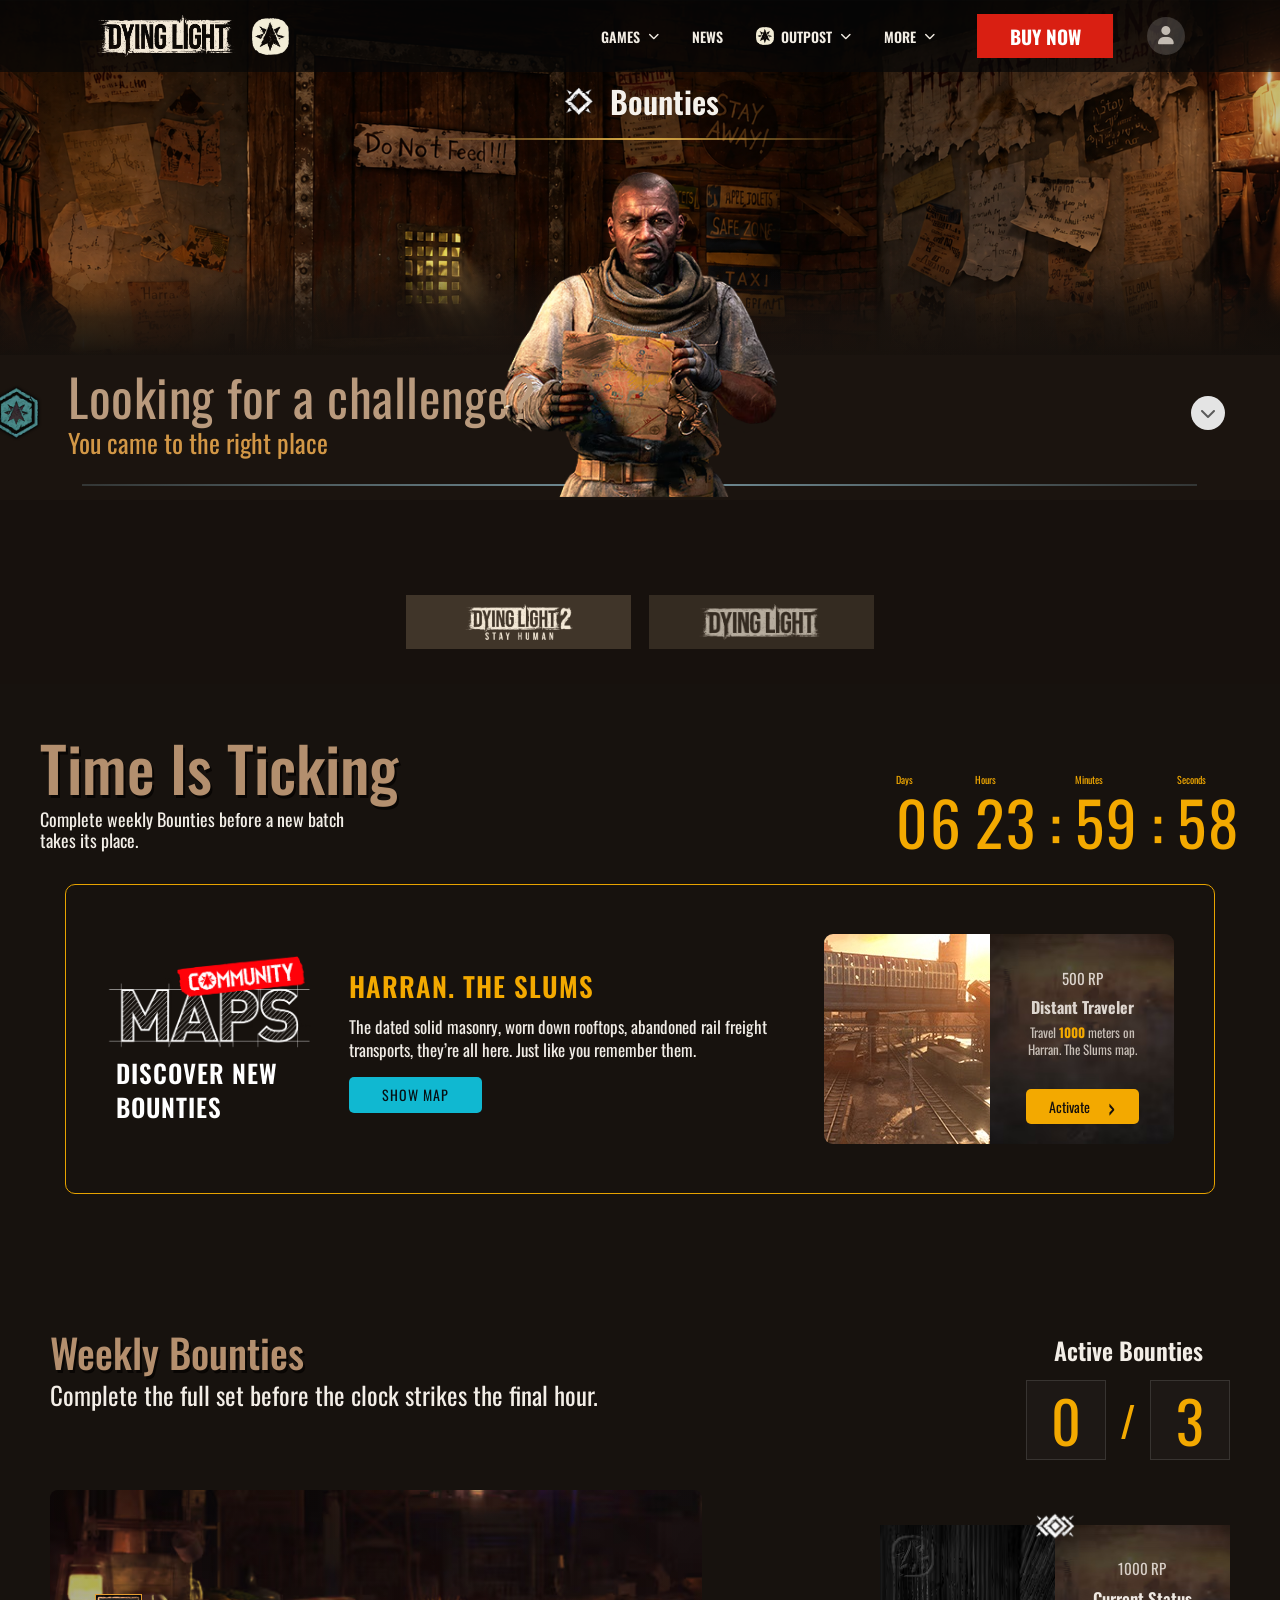
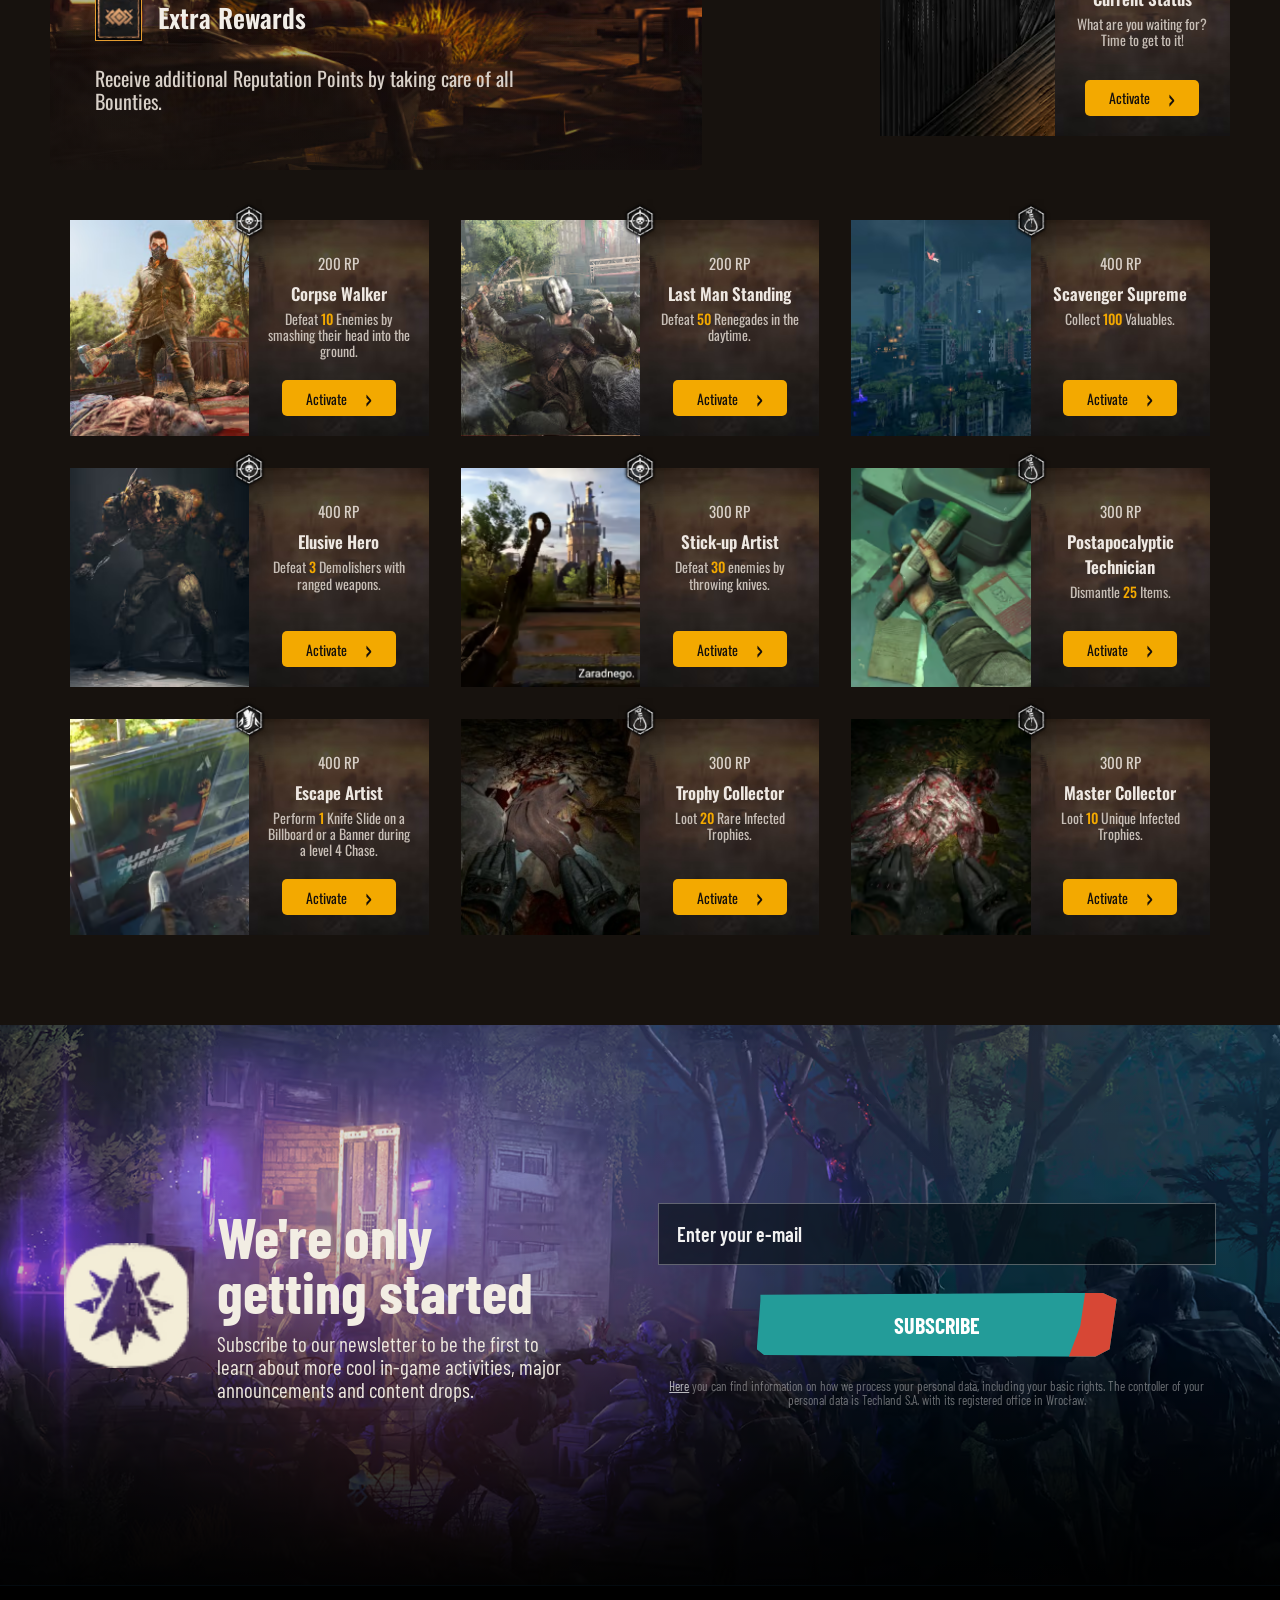
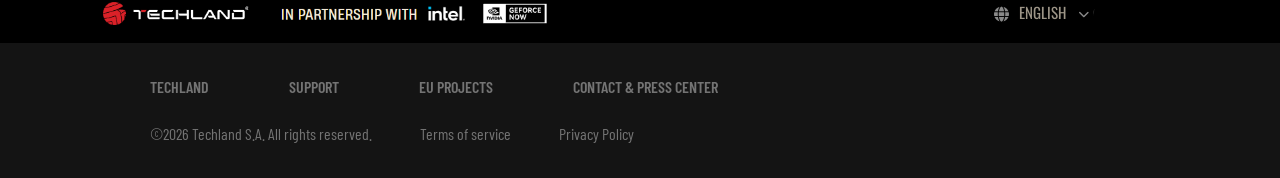
<file: Bounties/bounties.html>
<!DOCTYPE html>
<html lang="en">

<head>
    <meta charset="UTF-8">
    <meta name="viewport" content="width=device-width, initial-scale=1.0">

    <title>Dying Light Bounties</title>

    <link rel="stylesheet" href="bounties.css">

    <link rel="preconnect" href="https://fonts.googleapis.com">
    <link rel="preconnect" href="https://fonts.gstatic.com" crossorigin>

    <link
        href="https://fonts.googleapis.com/css2?family=Barlow+Condensed:wght@400;500;600;700&family=Oswald:wght@400;500;600;700&display=swap"
        rel="stylesheet"
    >

    <link
        rel="stylesheet"
        href="https://cdnjs.cloudflare.com/ajax/libs/font-awesome/6.7.2/css/all.min.css"
    >
</head>

<body>
    <header class="site-header">

        <a href="../index.html" class="header-logo-wrap">
            <img
                src="images/news-logo.png"
                alt="Dying Light"
                class="header-logo"
            >

            <img
                src="images/outpost_light_small.avif"
                alt=""
                class="header-logo-icon"
            >
        </a>

        <button
            class="menu-toggle"
            id="menuToggle"
            type="button"
            aria-label="Open menu"
            aria-controls="mainNav"
            aria-expanded="false"
        >
            <span></span>
            <span></span>
            <span></span>
        </button>

        <nav class="main-nav" id="mainNav">

            <ul class="nav-list">

                <li class="nav-item nav-dropdown">
                    <button class="nav-dropdown-toggle" type="button">
                        <span>Games</span>
                        <i class="fa-solid fa-chevron-down"></i>
                    </button>

                    <ul class="nav-dropdown-menu">
                        <li><a href="../index.html">Dying Light: The Beast</a></li>
                        <li><a href="../index.html">Dying Light 2</a></li>
                        <li><a href="../index.html">Dying Light</a></li>
                    </ul>
                </li>

                <li class="nav-item">
                    <a href="../news/news.html">News</a>
                </li>

                <li class="nav-item nav-dropdown">
                    <button class="nav-dropdown-toggle" type="button">
                        <span class="outpost-nav-label">
                            <img src="images/outpost_light_small.avif" alt="">
                            Outpost
                        </span>
                        <i class="fa-solid fa-chevron-down"></i>
                    </button>

                    <ul class="nav-dropdown-menu">
                        <li><a href="../homedy/home.html">Home</a></li>
                        <li><a href="../docketsdy/dockets.html">Dockets</a></li>
                        <li><a href="index.html">Bounties</a></li>
                        <li><a href="../news/news.html">News</a></li>
                    </ul>
                </li>

                <li class="nav-item nav-dropdown">
                    <button class="nav-dropdown-toggle" type="button">
                        <span>More</span>
                        <i class="fa-solid fa-chevron-down"></i>
                    </button>

                    <ul class="nav-dropdown-menu">
                        <li><a href="#">Community</a></li>
                        <li><a href="#">Support</a></li>
                    </ul>
                </li>

                <li class="mobile-buy-item">
                    <a href="../Buynowdy/buy.html" class="mobile-buy-btn">
                        Buy Now
                    </a>
                </li>

            </ul>
            

        </nav>

        <div class="header-actions">
            <a href="../Buynowdy/buy.html" class="buy-now-btn">
                Buy Now
            </a>

            <button
                class="profile-btn"
                type="button"
                aria-label="Open profile"
            >
                <i class="fa-solid fa-user"></i>
            </button>
        </div>

    </header>

    <main>

        <section class="bounties-hero" id="bountiesHero">

            <div class="hero-background"></div>
            <div class="hero-dark-overlay"></div>

            <div class="hero-inner">

                <div class="hero-title">

                    <img
                        src="images/header-title-icon.png"
                        alt=""
                        class="hero-title-icon"
                    >

                    <span>Bounties</span>

                </div>

                <div class="hero-divider"></div>

                <img
                    src="images/bounties-spike-small.png"
                    alt="Bounties character"
                    class="hero-character"
                >

                <div class="hero-bottom">

                    <div class="hero-message">

                        <img
                            src="images/icon_token.png"
                            alt=""
                            class="challenge-icon"
                        >

                        <div>
                            <h1>Looking for a challenge?</h1>
                            <p>You came to the right place</p>
                        </div>

                    </div>

                    <button
                        class="hero-arrow"
                        id="heroArrow"
                        type="button"
                        aria-label="Show more information"
                        aria-expanded="false"
                        aria-controls="bountiesInfo"
                    >
                        <i class="fa-solid fa-chevron-down"></i>
                    </button>

                </div>

                <div class="hero-bottom-line"></div>

            </div>

        </section>

        <section class="bounties-info" id="bountiesInfo">

            <div class="info-inner">

                <div class="info-left">

                    <p>
                        For Pilgrims, navigating the dangerous world on their own is
                        nothing new. Despite the odds stacked against them, the lone
                        travelers search for lucrative opportunities by pursuing tasks
                        others are unwilling to face head-on. Now it is time for you to
                        set out, tackle various assignments and rise through the ranks.
                    </p>

                    <h2>Let's get started, then:</h2>

                    <div class="steps">

                        <article class="step-item">

                            <img
                                src="images/step-bounty-icon.avif"
                                alt=""
                            >

                            <h3>Activate Bounties</h3>

                            <p>
                                Select Bounties Below
                            </p>

                        </article>

                        <i
                            class="fa-solid fa-chevron-right step-arrow"
                            aria-hidden="true"
                        ></i>

                        <article class="step-item">

                            <img
                                src="images/step-play-icon.avif"
                                alt=""
                            >

                            <h3>Play Dying Light</h3>

                            <p>
                                Complete Bounties<br>
                                in the Game(s)
                            </p>

                        </article>

                        <i
                            class="fa-solid fa-chevron-right step-arrow"
                            aria-hidden="true"
                        ></i>

                        <article class="step-item">

                            <img
                                src="images/step-outpost-icon.avif"
                                alt=""
                            >

                            <h3>Return to Dying Light Outpost</h3>

                            <p>
                                Claim Reputation Points
                            </p>

                        </article>

                    </div>

                </div>

                <div class="info-right">

                    <h2>Here's how things work here:</h2>

                    <div class="info-rule">

                        <img
                            src="images/icon-bounty.avif"
                            alt=""
                        >

                        <p>
                            Come back each week to activate new Bounties
                        </p>

                    </div>

                    <div class="info-rule">

                        <img
                            src="images/icon-link.avif"
                            alt=""
                        >

                        <p>
                            Make sure the Dying Light Outpost profile is connected
                            to your gaming platform
                        </p>

                    </div>

                    <div class="info-rule">

                        <img
                            src="images/icon-token.avif"
                            alt=""
                        >

                        <p>
                            Play Dying Light or Dying Light 2: Stay Human to earn
                            Reputation Points and collect enough to rise through the
                            Reputation Ranks
                        </p>

                    </div>

                    <div class="info-rule">

                        <img
                            src="images/icon-gear.avif"
                            alt=""
                        >

                        <p>
                            Rank up to get Pilgrim Tokens and buy unique items
                        </p>

                    </div>

                </div>

            </div>

        </section>

        <div class="game-switch">

            <button
                type="button"
                class="game-switch-btn active"
                aria-label="Select Dying Light 2"
            >

                <img
                    src="images/dl2.png.avif"
                    alt="Dying Light 2 Stay Human"
                >

            </button>

            <button
                type="button"
                class="game-switch-btn"
                aria-label="Select Dying Light"
            >

                <img
                    src="images/news-logo.png"
                    alt="Dying Light"
                >

            </button>

        </div>

        <section class="time-section" id="timeSection">

            <div class="time-top">

                <div class="time-copy">

                    <h2>Time Is Ticking</h2>

                    <p>
                        Complete weekly Bounties before a new batch<br>
                        takes its place.
                    </p>

                </div>

                <div class="countdown">

                    <div class="countdown-item">

                        <span class="countdown-label">
                            Days
                        </span>

                        <span
                            class="countdown-number"
                            id="countdownDays"
                        >
                            01
                        </span>

                    </div>

                    <div class="countdown-item">

                        <span class="countdown-label">
                            Hours
                        </span>

                        <span
                            class="countdown-number"
                            id="countdownHours"
                        >
                            09
                        </span>

                    </div>

                    <span class="countdown-colon">:</span>

                    <div class="countdown-item">

                        <span class="countdown-label">
                            Minutes
                        </span>

                        <span
                            class="countdown-number"
                            id="countdownMinutes"
                        >
                            47
                        </span>

                    </div>

                    <span class="countdown-colon">:</span>

                    <div class="countdown-item">

                        <span class="countdown-label">
                            Seconds
                        </span>

                        <span
                            class="countdown-number"
                            id="countdownSeconds"
                        >
                            29
                        </span>

                    </div>

                </div>

            </div>

            <div class="community-bounty">

                <div class="community-brand">

                    <img
                        src="images/community-maps-en.avif"
                        alt="Community Maps"
                    >

                    <h3>
                        Discover New<br>
                        Bounties
                    </h3>

                </div>

                <div class="community-text">

                    <h3>Harran. The Slums</h3>

                    <p>
                        The dated solid masonry, worn down rooftops,
                        abandoned rail freight transports, they’re all here.
                        Just like you remember them.
                    </p>

                    <button
                        class="show-map-btn"
                        type="button"
                    >
                        Show Map
                    </button>

                </div>

                <div class="bounty-card">

                    <img
                        class="bounty-card-image"
                        src="images/distant_traveler.jpg"
                        alt="Harran The Slums"
                    >

                    <div class="bounty-card-content">

                        <span class="reward">
                            500 RP
                        </span>

                        <h4>Distant Traveler</h4>

                        <p>
                            Travel <strong>1000</strong> meters on<br>
                            Harran. The Slums map.
                        </p>

                        <button
                            class="activate-btn"
                            type="button"
                        >
                            Activate
                            <span>›</span>
                        </button>

                    </div>

                </div>

            </div>

        </section>

        <section class="weekly-bounties-section">

            <div class="weekly-bounties-top">

                <div class="weekly-bounties-heading">

                    <h2>Weekly Bounties</h2>

                    <p>
                        Complete the full set before the clock strikes
                        the final hour.
                    </p>

                </div>

                <div class="active-bounties">

                    <h3>Active Bounties</h3>

                    <div class="active-bounties-counter">

                        <div class="counter-box">
                            <span id="activeBountiesCount">0</span>
                        </div>

                        <span class="counter-slash">/</span>

                        <div class="counter-box">
                            <span>3</span>
                        </div>

                    </div>

                </div>

            </div>

            <div class="weekly-featured-row">

                <div class="extra-rewards-card">

                    <img
                        src="images/extra-bounty-description-bg.jpg"
                        alt="Extra Rewards"
                        class="extra-rewards-background"
                    >

                    <div class="extra-rewards-overlay"></div>

                    <div class="extra-rewards-content">

                        <div class="extra-rewards-title">

                            <img
                                src="images/icon-bounty2.avif"
                                alt=""
                                class="extra-rewards-icon"
                            >

                            <h3>Extra Rewards</h3>

                        </div>

                        <p>
                            Receive additional Reputation Points by
                            taking care of all Bounties.
                        </p>

                    </div>

                </div>

                <article class="weekly-bounty-card featured-bounty-card">

                    <div class="bounty-icon">
                        <img src="images/bounty-bounty-icon.png" alt="">
                    </div>

                    <div class="weekly-bounty-image">

                        <img
                            src="images/tgg_bounty_streak.avif"
                            alt="Current Status"
                        >

                    </div>

                    <div class="weekly-bounty-content">

                        <span class="weekly-bounty-reward">
                            1000 RP
                        </span>

                        <h3>Current Status</h3>

                        <p>
                            What are you waiting for?<br>
                            Time to get to it!
                        </p>

                        <button
                            class="weekly-activate-btn"
                            type="button"
                            data-bounty="current-status"
                        >
                            Activate
                            <span>›</span>
                        </button>

                    </div>

                </article>

            </div>

            <div class="weekly-bounties-grid">

                <article class="weekly-bounty-card">

                    <div class="bounty-icon">
                        <img src="images/bounty-kill-icon.png" alt="">
                    </div>

                    <div class="weekly-bounty-image">

                        <img
                            src="images/headshot-hero.avif"
                            alt="Corpse Walker"
                        >

                    </div>

                    <div class="weekly-bounty-content">

                        <span class="weekly-bounty-reward">
                            200 RP
                        </span>

                        <h3>Corpse Walker</h3>

                        <p>
                            Defeat <strong>10</strong> Enemies by
                            smashing their head into the ground.
                        </p>

                        <button
                            class="weekly-activate-btn"
                            type="button"
                            data-bounty="corpse-walker"
                        >
                            Activate
                            <span>›</span>
                        </button>

                    </div>

                </article>

                <article class="weekly-bounty-card">

                    <div class="bounty-icon">
                        <img src="images/bounty-kill-icon.png" alt="">
                    </div>

                    <div class="weekly-bounty-image">

                        <img
                            src="images/last-man-standing.avif"
                            alt="Last Man Standing"
                        >

                    </div>

                    <div class="weekly-bounty-content">

                        <span class="weekly-bounty-reward">
                            200 RP
                        </span>

                        <h3>Last Man Standing</h3>

                        <p>
                            Defeat <strong>50</strong> Renegades
                            in the daytime.
                        </p>

                        <button
                            class="weekly-activate-btn"
                            type="button"
                            data-bounty="last-man-standing"
                        >
                            Activate
                            <span>›</span>
                        </button>

                    </div>

                </article>

                <article class="weekly-bounty-card">

                    <div class="bounty-icon">
                        <img src="images/bounty-loot-icon.png" alt="">
                    </div>

                    <div class="weekly-bounty-image">

                        <img
                            src="images/sample-collector.avif"
                            alt="Scavenger Supreme"
                        >

                    </div>

                    <div class="weekly-bounty-content">

                        <span class="weekly-bounty-reward">
                            400 RP
                        </span>

                        <h3>Scavenger Supreme</h3>

                        <p>
                            Collect <strong>100</strong> Valuables.
                        </p>

                        <button
                            class="weekly-activate-btn"
                            type="button"
                            data-bounty="scavenger-supreme"
                        >
                            Activate
                            <span>›</span>
                        </button>

                    </div>

                </article>

                <article class="weekly-bounty-card">

                    <div class="bounty-icon">
                        <img src="images/bounty-kill-icon.png" alt="">
                    </div>

                    <div class="weekly-bounty-image">

                        <img
                            src="images/demolisher-supreme.avif"
                            alt="Elusive Hero"
                        >

                    </div>

                    <div class="weekly-bounty-content">

                        <span class="weekly-bounty-reward">
                            400 RP
                        </span>

                        <h3>Elusive Hero</h3>

                        <p>
                            Defeat <strong>3</strong> Demolishers
                            with ranged weapons.
                        </p>

                        <button
                            class="weekly-activate-btn"
                            type="button"
                            data-bounty="elusive-hero"
                        >
                            Activate
                            <span>›</span>
                        </button>

                    </div>

                </article>

                <article class="weekly-bounty-card">

                    <div class="bounty-icon">
                        <img src="images/bounty-kill-icon.png" alt="">
                    </div>

                    <div class="weekly-bounty-image">

                        <img
                            src="images/stick-up-artist.avif"
                            alt="Stick-up Artist"
                        >

                    </div>

                    <div class="weekly-bounty-content">

                        <span class="weekly-bounty-reward">
                            300 RP
                        </span>

                        <h3>Stick-up Artist</h3>

                        <p>
                            Defeat <strong>30</strong> enemies by
                            throwing knives.
                        </p>

                        <button
                            class="weekly-activate-btn"
                            type="button"
                            data-bounty="stick-up-artist"
                        >
                            Activate
                            <span>›</span>
                        </button>

                    </div>

                </article>

                <article class="weekly-bounty-card">

                    <div class="bounty-icon">
                        <img src="images/bounty-loot-icon.png" alt="">
                    </div>

                    <div class="weekly-bounty-image">

                        <img
                            src="images/postapocalyptic-technician.avif"
                            alt="Postapocalyptic Technician"
                        >

                    </div>

                    <div class="weekly-bounty-content">

                        <span class="weekly-bounty-reward">
                            300 RP
                        </span>

                        <h3>Postapocalyptic Technician</h3>

                        <p>
                            Dismantle <strong>25</strong> Items.
                        </p>

                        <button
                            class="weekly-activate-btn"
                            type="button"
                            data-bounty="postapocalyptic-technician"
                        >
                            Activate
                            <span>›</span>
                        </button>

                    </div>

                </article>

                <article class="weekly-bounty-card">

                    <div class="bounty-icon">
                        <img src="images/bounty-parkour-icon.png" alt="">
                    </div>

                    <div class="weekly-bounty-image">

                        <img
                            src="images/escape_artist.avif"
                            alt="Escape Artist"
                        >

                    </div>

                    <div class="weekly-bounty-content">

                        <span class="weekly-bounty-reward">
                            400 RP
                        </span>

                        <h3>Escape Artist</h3>

                        <p>
                            Perform <strong>1</strong> Knife Slide on a
                            Billboard or a Banner during a level 4 Chase.
                        </p>

                        <button
                            class="weekly-activate-btn"
                            type="button"
                            data-bounty="escape-artist"
                        >
                            Activate
                            <span>›</span>
                        </button>

                    </div>

                </article>

                <article class="weekly-bounty-card">

                    <div class="bounty-icon">
                        <img src="images/bounty-loot-icon.png" alt="">
                    </div>

                    <div class="weekly-bounty-image">

                        <img
                            src="images/trophy_collector.jpg"
                            alt="Trophy Collector"
                        >

                    </div>

                    <div class="weekly-bounty-content">

                        <span class="weekly-bounty-reward">
                            300 RP
                        </span>

                        <h3>Trophy Collector</h3>

                        <p>
                            Loot <strong>20</strong> Rare Infected
                            Trophies.
                        </p>

                        <button
                            class="weekly-activate-btn"
                            type="button"
                            data-bounty="trophy-collector"
                        >
                            Activate
                            <span>›</span>
                        </button>

                    </div>

                </article>

                <article class="weekly-bounty-card">

                    <div class="bounty-icon">
                        <img src="images/bounty-loot-icon.png" alt="">
                    </div>

                    <div class="weekly-bounty-image">

                        <img
                            src="images/master_collector.avif"
                            alt="Master Collector"
                        >

                    </div>

                    <div class="weekly-bounty-content">

                        <span class="weekly-bounty-reward">
                            300 RP
                        </span>

                        <h3>Master Collector</h3>

                        <p>
                            Loot <strong>10</strong> Unique Infected
                            Trophies.
                        </p>

                        <button
                            class="weekly-activate-btn"
                            type="button"
                            data-bounty="master-collector"
                        >
                            Activate
                            <span>›</span>
                        </button>

                    </div>

                </article>

            </div>

        </section>

    </main>
    <section class="outpost-newsletter">

    <div class="outpost-newsletter-overlay"></div>

    <div class="outpost-newsletter-inner">

        <div class="outpost-newsletter-left">

            <img
                src="images/outpost_light_small.avif"
                alt="Dying Light Outpost"
                class="outpost-newsletter-logo"
            >

            <div class="outpost-newsletter-copy">

                <h2>We're only getting started</h2>

                <p>
                    Subscribe to our newsletter to be the first to learn about more
                    cool in-game activities, major announcements and content drops.
                </p>

            </div>

        </div>

        <div class="outpost-newsletter-right">

            <form class="outpost-newsletter-form">

                <input
                    type="email"
                    class="outpost-newsletter-input"
                    placeholder="Enter your e-mail"
                    aria-label="Enter your e-mail"
                    required
                >

                <button
                    type="submit"
                    class="outpost-subscribe-btn"
                >
                    <span>Subscribe</span>
                </button>

            </form>

            <p class="outpost-newsletter-privacy">

                <a href="#">Here</a>

                you can find information on how we process your personal data,
                including your basic rights. The controller of your personal data
                is Techland S.A. with its registered office in Wrocław.

            </p>

        </div>

    </div>

</section>

    <footer class="site-footer">

    <div class="footer-top">

        <img
            src="images/footer6.png"
            alt="Techland partners"
        >

        <div
            class="language-selector"
            id="languageSelector"
        >

            <button
                class="language-btn"
                id="languageBtn"
                type="button"
            >

                <i class="fa-solid fa-globe language-globe"></i>

                <span id="currentLanguage">
                    English
                </span>

                <i class="fa-solid fa-chevron-down language-arrow"></i>

            </button>

            <div
                class="language-menu"
                id="languageMenu"
            >

                <button type="button">
                    Deutsch
                </button>

                <button type="button">
                    Español
                </button>

                <button type="button">
                    Français
                </button>

                <button type="button">
                    Polski
                </button>

                <button type="button">
                    简体中文
                </button>

            </div>

        </div>

    </div>

    <div class="footer-bottom">

        <div class="footer-content">

            <div class="footer-text">

                <div class="footer-links">

                    <a href="#">
                        Techland
                    </a>

                    <a href="#">
                        Support
                    </a>

                    <a href="#">
                        EU Projects
                    </a>

                    <a href="#">
                        Contact & Press Center
                    </a>

                </div>

                <div class="footer-info">

                    <span>
                        ©2026 Techland S.A. All rights reserved.
                    </span>

                    <a href="#">
                        Terms of service
                    </a>

                    <a href="#">
                        Privacy Policy
                    </a>

                </div>

            </div>

        </div>

    </div>

</footer>

        <script src="bounties.js"></script>

</body>

</html>
</file>
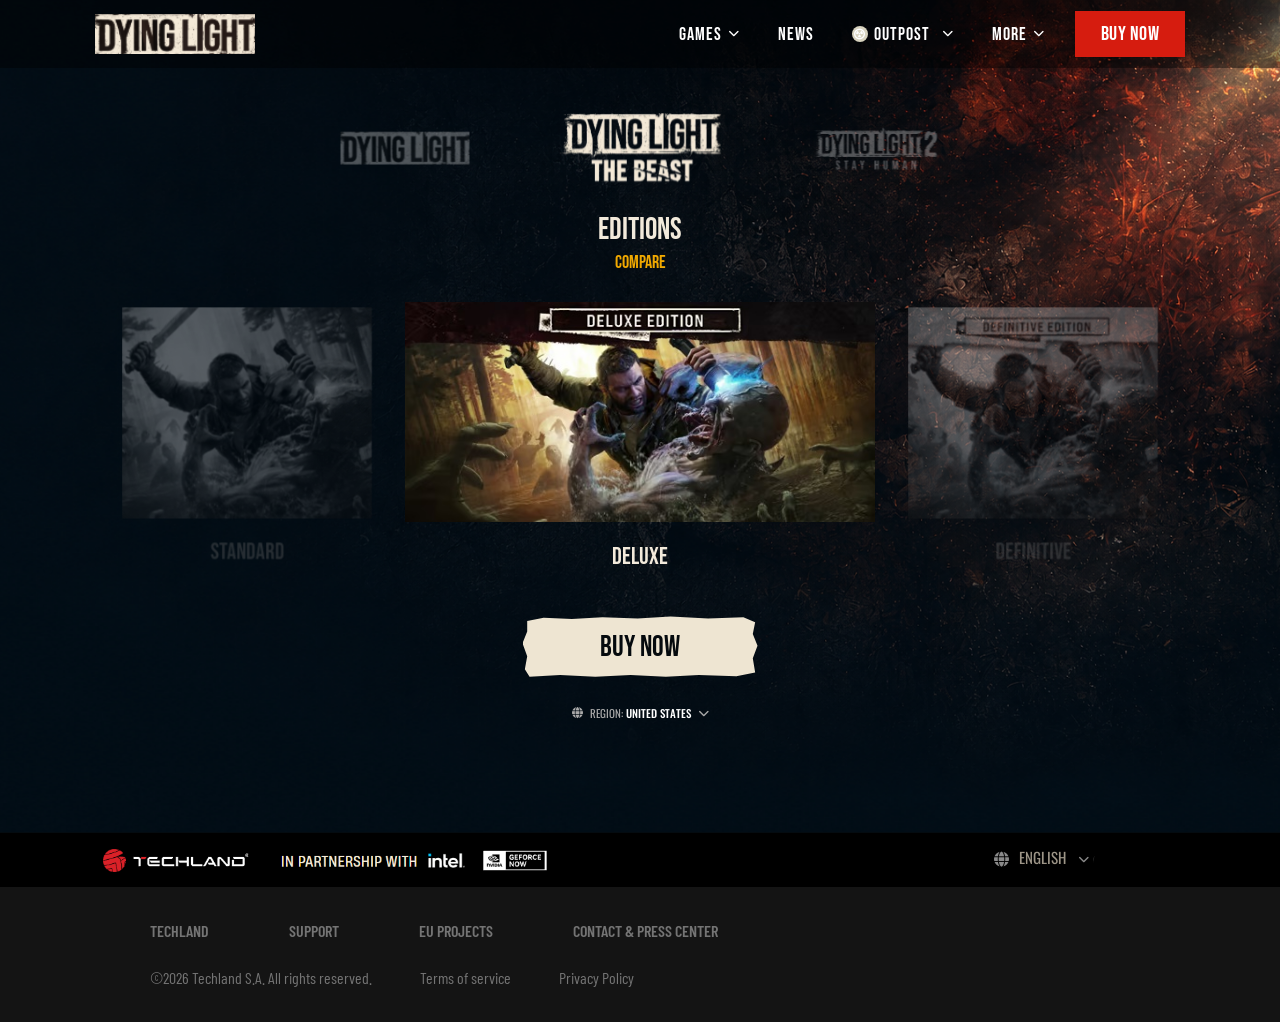
<file: Buynowdy/buy.html>
<!DOCTYPE html>
<html lang="en">

<head>
    <meta charset="UTF-8">
    <meta name="viewport" content="width=device-width, initial-scale=1.0">

    <title>Dying Light - Buy Now</title>

    <link rel="stylesheet" href="buy.css">

    <link rel="preconnect" href="https://fonts.googleapis.com">
    <link rel="preconnect" href="https://fonts.gstatic.com" crossorigin>

    <link
        href="https://fonts.googleapis.com/css2?family=Bebas+Neue&family=Barlow+Condensed:wght@400;500;600;700&family=Inter:wght@300;400;500;600&family=Oswald:wght@400;500;600;700&display=swap"
        rel="stylesheet"
    >

    <link
        rel="stylesheet"
        href="https://cdnjs.cloudflare.com/ajax/libs/font-awesome/6.7.2/css/all.min.css"
    >
</head>

<body>

<header>

    <div class="logo">
        <a href="../index.html">
            <img src="images/logo.png.png" alt="Dying Light">
        </a>
    </div>

    <nav id="mainNav">

        <ul>

            <li>
                <a href="../index.html">
                    Games
                    <i class="fa-solid fa-chevron-down"></i>
                </a>
            </li>

            <li>
                <a href="../news/news.html">
                    News
                </a>
            </li>

            <li class="outpost-menu">

                <button
                    class="outpost-link"
                    id="outpostToggle"
                    type="button"
                    aria-expanded="false"
                >
                    <span class="outpost-icon">
                        <i class="fa-solid fa-circle-radiation"></i>
                    </span>

                    <span>Outpost</span>

                    <i class="fa-solid fa-chevron-down outpost-arrow"></i>
                </button>

                <ul class="outpost-dropdown">

                    <li>
                        <a href="../outpost/index.html">
                            Home
                        </a>
                    </li>

                    <li>
                        <a href="../bounties/bounties.html">
                            Bounties
                        </a>
                    </li>

                    <li>
                        <a href="#">
                            Armory
                        </a>
                    </li>

                    <li>
                        <a href="../docketsdy/dockets.html">
                            Dockets
                        </a>
                    </li>

                </ul>

            </li>

            <li>
                <a href="#">
                    More
                    <i class="fa-solid fa-chevron-down"></i>
                </a>
            </li>

            <li class="mobile-buy-item">
                <a href="index.html" class="mobile-buy-btn">
                    Buy Now
                </a>
            </li>

        </ul>

    </nav>

    <div class="header-right">

        <a href="index.html" class="buy-btn">
            Buy Now
        </a>

    </div>

    <button
        class="menu-toggle"
        id="menuToggle"
        type="button"
        aria-label="Open menu"
        aria-controls="mainNav"
        aria-expanded="false"
    >
        <span></span>
        <span></span>
        <span></span>
    </button>

</header>

<main class="buy-page">

    <section class="buy-hero">

        <div class="game-selector">

            <button
                class="game-logo-btn"
                type="button"
                data-game="dying-light"
            >
                <img
                    src="images/logo.png.png"
                    alt="Dying Light"
                >
            </button>

            <button
                class="game-logo-btn active"
                type="button"
                data-game="beast"
            >
                <img
                    src="images/logo2.png.png"
                    alt="Dying Light The Beast"
                >
            </button>

            <button
                class="game-logo-btn"
                type="button"
                data-game="dying-light-2"
            >
                <img
                    src="images/dl2.png.avif"
                    alt="Dying Light 2 Stay Human"
                >
            </button>

        </div>

        <div class="edition-heading">

            <h1>
                Editions
            </h1>

            <button class="compare-btn" type="button">
                Compare
            </button>

        </div>

        <div class="edition-cards">

            <button class="edition-card standard-card" type="button">

                <div class="edition-image">
                    <img
                        src="images/edition_bg_dltbs.jpg"
                        alt="Standard Edition"
                    >
                </div>

                <span class="edition-name">
                    Standard
                </span>

            </button>

            <button class="edition-card deluxe-card active" type="button">

                <div class="edition-image">
                    <img
                        src="images/deluxe-edition.jpg"
                        alt="Deluxe Edition"
                    >
                </div>

                <span class="edition-name">
                    Deluxe
                </span>

            </button>

            <button class="edition-card definitive-card" type="button">

                <div class="edition-image">
                    <img
                        src="images/definitive-edition.jpg"
                        alt="Definitive Edition"
                    >
                </div>

                <span class="edition-name">
                    Definitive
                </span>

            </button>

        </div>

        <div class="purchase-area">

            <a href="#" class="main-buy-btn">
                Buy Now
            </a>

            <button class="region-btn" type="button">

                <i class="fa-solid fa-globe"></i>

                <span>
                    Region:
                    <strong>United States</strong>
                </span>

                <i class="fa-solid fa-chevron-down"></i>

            </button>

        </div>

    </section>

</main>

<footer class="site-footer">

    <div class="footer-top">

        <img
            src="images/footer4.png"
            alt="Techland partners"
        >

        <div
            class="language-selector"
            id="languageSelector"
        >

            <button
                class="language-btn"
                id="languageBtn"
                type="button"
            >

                <i class="fa-solid fa-globe language-globe"></i>

                <span id="currentLanguage">
                    ENGLISH
                </span>

                <i class="fa-solid fa-chevron-down language-arrow"></i>

            </button>

            <div
                class="language-menu"
                id="languageMenu"
            >

                <button type="button">
                    DEUTSCH
                </button>

                <button type="button">
                    ESPAÑOL
                </button>

                <button type="button">
                    FRANÇAIS
                </button>

                <button type="button">
                    POLSKI
                </button>

                <button type="button">
                    简体中文
                </button>

            </div>

        </div>

    </div>

    <div class="footer-bottom">

        <div class="footer-content">

            <div class="footer-text">

                <div class="footer-links">

                    <a href="#">
                        Techland
                    </a>

                    <a href="#">
                        Support
                    </a>

                    <a href="#">
                        EU Projects
                    </a>

                    <a href="#">
                        Contact & Press Center
                    </a>

                </div>

                <div class="footer-info">

                    <span>
                        ©2026 Techland S.A. All rights reserved.
                    </span>

                    <a href="#">
                        Terms of service
                    </a>

                    <a href="#">
                        Privacy Policy
                    </a>

                </div>

            </div>

        </div>

    </div>

</footer>

<script src="buy.js"></script>

</body>

</html>
</file>
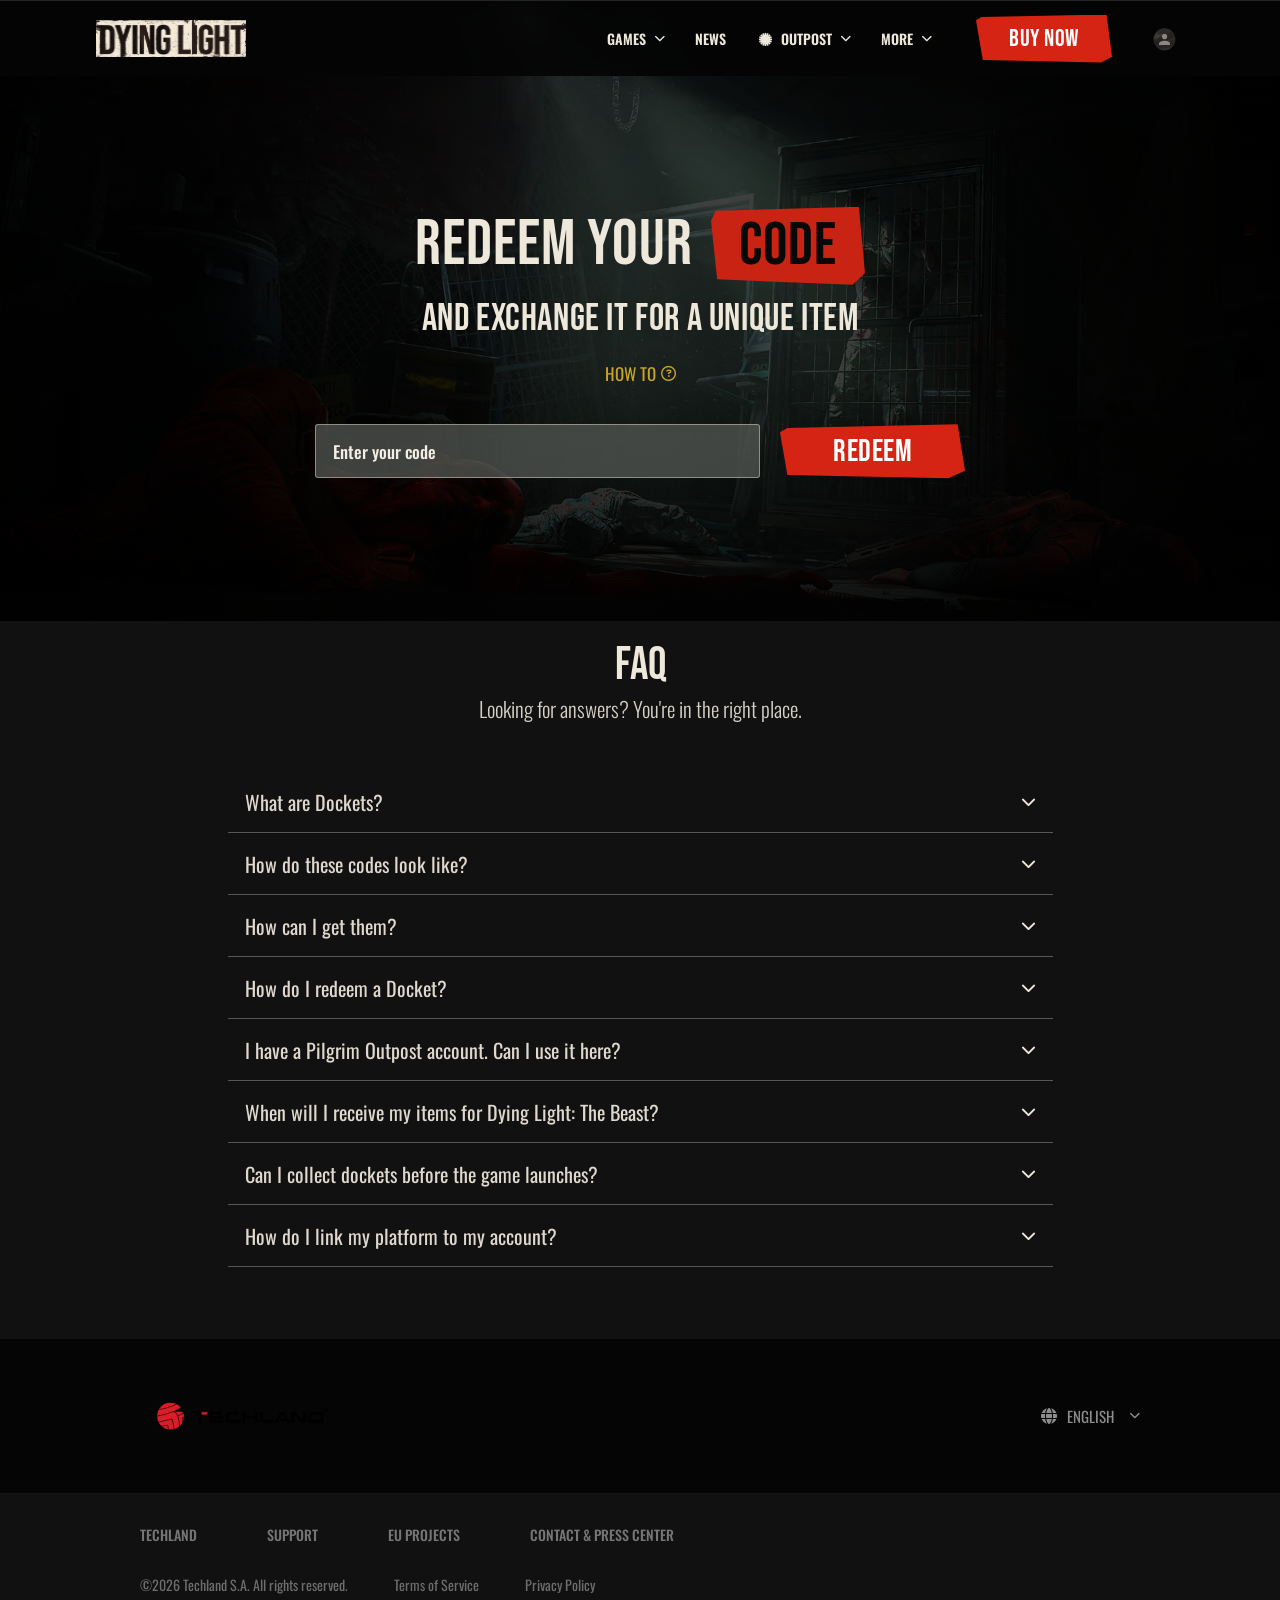
<file: docketsdy/dockets.html>
<!DOCTYPE html>
<html lang="en">

<head>
    <meta charset="UTF-8">
    <meta name="viewport" content="width=device-width, initial-scale=1.0">

    <title>Dockets | Dying Light</title>

    <link rel="stylesheet" href="dockets.css">

    <link rel="preconnect" href="https://fonts.googleapis.com">
    <link rel="preconnect" href="https://fonts.gstatic.com" crossorigin>

    <link
        href="https://fonts.googleapis.com/css2?family=Oswald:wght@400;500;600;700&display=swap"
        rel="stylesheet"
    >

    <link
        href="https://fonts.googleapis.com/css2?family=Bebas+Neue&display=swap"
        rel="stylesheet"
    >

    <link
        href="https://fonts.googleapis.com/css2?family=Barlow+Condensed:wght@700&display=swap"
        rel="stylesheet"
    >

    <link
        rel="stylesheet"
        href="https://cdnjs.cloudflare.com/ajax/libs/font-awesome/6.7.2/css/all.min.css"
    >
</head>

<body>

<header class="site-header">

    <a href="../index.html" class="header-logo">
        <img src="/images/logo.png.png" alt="Dying Light">
    </a>

    <button
        class="menu-toggle"
        id="menuToggle"
        type="button"
        aria-label="Open menu"
        aria-expanded="false"
    >
        <span></span>
        <span></span>
        <span></span>
    </button>

    <nav class="main-nav" id="mainNav">

        <ul>

            <li>
                <a href="#">
                    GAMES
                    <i class="fa-solid fa-chevron-down"></i>
                </a>
            </li>

            <li>
                <a href="#">
                    NEWS
                </a>
            </li>

            <li class="outpost-menu">

                <a href="#" class="outpost-link">
    <span class="outpost-label">
        <span class="outpost-icon">✺</span>
        <span>OUTPOST</span>
    </span>

    <i class="fa-solid fa-chevron-down"></i>
</a>

                <ul class="outpost-dropdown">

                    <li>
                        <a href="../homedy/home.html">
                            Home
                        </a>
                    </li>

                    <li>
                        <a href="../bounties.html">
                            Bounties
                        </a>
                    </li>

                    <li>
                        <a href="../armory.html">
                            Armory
                        </a>
                    </li>

                    <li>
                        <a href="dockets.html">
                            Dockets
                        </a>
                    </li>

                </ul>

            </li>

            <li>
                <a href="#">
                    MORE
                    <i class="fa-solid fa-chevron-down"></i>
                </a>
            </li>

            <li class="mobile-buy-item">
                <a href="../Buynowdy/index.html" class="mobile-buy-btn">
                    BUY NOW
                </a>
            </li>

        </ul>

    </nav>

    <div class="header-right">

        <a href="#" class="buy-btn">
            BUY NOW
        </a>

        <button
            class="profile-button"
            id="openLogin"
            type="button"
            aria-label="Open profile"
        >
            <img
                src="../images/logo3.png.png"
                alt="Profile"
                class="profile"
            >
        </button>

    </div>

</header>

<main>

    <section class="dockets-hero">

        <div class="hero-overlay"></div>

        <div class="dockets-content">

            <div class="dockets-heading">

                <h1>
                    REDEEM YOUR
                    <span>CODE</span>
                </h1>

                <h2>
                    AND EXCHANGE IT FOR A UNIQUE ITEM
                </h2>

            </div>

            <button
                class="how-to-btn"
                id="openHowTo"
                type="button"
            >
                HOW TO
                <i class="fa-regular fa-circle-question"></i>
            </button>

            <form
                class="redeem-form"
                id="redeemForm"
            >

                <input
                    type="text"
                    id="docketCode"
                    placeholder="Enter your code"
                    autocomplete="off"
                    required
                >

                <button
                    type="submit"
                    class="redeem-btn"
                >
                    REDEEM
                </button>

            </form>

            <p
                class="redeem-message"
                id="redeemMessage"
            ></p>

        </div>

    </section>

    <section class="dockets-faq">

        <div class="faq-container">

            <div class="faq-header">

                <h2>
                    FAQ
                </h2>

                <p>
                    Looking for answers? You're in the right place.
                </p>

            </div>

            <div class="faq-list">

                <div class="faq-item">

                    <button
                        class="faq-question"
                        type="button"
                    >
                        <span>
                            What are Dockets?
                        </span>

                        <i class="fa-solid fa-chevron-down"></i>
                    </button>

                    <div class="faq-answer">

                        <p>
                            Dockets are codes you can redeem for in-game items
                            available in the Dying Light series.
                        </p>

                    </div>

                </div>

                <div class="faq-item">

                    <button
                        class="faq-question"
                        type="button"
                    >
                        <span>
                            How do these codes look like?
                        </span>

                        <i class="fa-solid fa-chevron-down"></i>
                    </button>

                    <div class="faq-answer">

                        <p>
                            Docket codes are great at disguising… Sometimes they
                            appear in the form of 4x3 hexadecimal codes like
                            abcd-1234-ef56. But sometimes they also take the form
                            of any combination of numbers and characters that you
                            can find on trailers, screenshots and other promotional
                            assets. You really need to take a close look!
                        </p>

                    </div>

                </div>

                <div class="faq-item">

                    <button
                        class="faq-question"
                        type="button"
                    >
                        <span>
                            How can I get them?
                        </span>

                        <i class="fa-solid fa-chevron-down"></i>
                    </button>

                    <div class="faq-answer">

                        <p>
                            You can find them hidden across our channels — in
                            social media posts, videos, and graphics we publish
                            regularly.
                        </p>

                    </div>

                </div>

                <div class="faq-item">

                    <button
                        class="faq-question"
                        type="button"
                    >
                        <span>
                            How do I redeem a Docket?
                        </span>

                        <i class="fa-solid fa-chevron-down"></i>
                    </button>

                    <div class="faq-answer">

                        <p>
                            To redeem a code, go to dockets.dyinglightgame.com,
                            create an account, link the platform you use to play
                            Dying Light, and enter the code using the form at the
                            top of the page.
                        </p>

                    </div>

                </div>

                <div class="faq-item">

                    <button
                        class="faq-question"
                        type="button"
                    >
                        <span>
                            I have a Pilgrim Outpost account. Can I use it here?
                        </span>

                        <i class="fa-solid fa-chevron-down"></i>
                    </button>

                    <div class="faq-answer">

                        <p>
                            Yes, your Pilgrim Outpost account works on the Dockets
                            website.
                        </p>

                    </div>

                </div>

                <div class="faq-item">

                    <button
                        class="faq-question"
                        type="button"
                    >
                        <span>
                            When will I receive my items for Dying Light: The Beast?
                        </span>

                        <i class="fa-solid fa-chevron-down"></i>
                    </button>

                    <div class="faq-answer">

                        <p>
                            Your items will appear in your in-game stash after
                            you've successfully redeemed the code on
                            dockets.dyinglightgame.com and launched Dying Light:
                            The Beast while connected to the internet.
                        </p>

                    </div>

                </div>

                <div class="faq-item">

                    <button
                        class="faq-question"
                        type="button"
                    >
                        <span>
                            Can I collect dockets before the game launches?
                        </span>

                        <i class="fa-solid fa-chevron-down"></i>
                    </button>

                    <div class="faq-answer">

                        <p>
                            Absolutely! Keep your eyes open for our hidden little
                            treasures and when you launch Dying Light: The Beast
                            for the first time, your rewards will be waiting for
                            you. But better be quick - some of the codes might
                            only work before the game launches…
                        </p>

                    </div>

                </div>

                <div class="faq-item">

                    <button
                        class="faq-question"
                        type="button"
                    >
                        <span>
                            How do I link my platform to my account?
                        </span>

                        <i class="fa-solid fa-chevron-down"></i>
                    </button>

                    <div class="faq-answer">

                        <p>
                            Linking your platform is simple — just go to your
                            account settings, choose the platform you use to play
                            Dying Light, and log in. This allows us to send any
                            rewards you claim directly into your game.
                        </p>

                    </div>

                </div>

            </div>

        </div>

    </section>

</main>

<footer class="site-footer">

    <div class="footer-main">

        <img
    src="images/footer.png"
    alt="Techland"
    class="techland-logo"
>

        <button
            class="language-btn"
            type="button"
        >
            <i class="fa-solid fa-globe"></i>

            <span>
                ENGLISH
            </span>

            <i class="fa-solid fa-chevron-down"></i>
        </button>

    </div>

    <div class="footer-bottom">

        <div class="footer-links">

            <a href="#">
                TECHLAND
            </a>

            <a href="#">
                SUPPORT
            </a>

            <a href="#">
                EU PROJECTS
            </a>

            <a href="#">
                CONTACT & PRESS CENTER
            </a>

        </div>

        <div class="footer-info">

            <span>
                ©2026 Techland S.A. All rights reserved.
            </span>

            <a href="#">
                Terms of Service
            </a>

            <a href="#">
                Privacy Policy
            </a>

        </div>

    </div>

</footer>

<div
    class="how-to-modal"
    id="howToModal"
>

    <div
        class="how-to-backdrop"
        id="howToBackdrop"
    ></div>

    <div class="how-to-box">

        <button
            class="how-to-close"
            id="closeHowTo"
            type="button"
            aria-label="Close how to modal"
        >
            &times;
        </button>

        <h2>
            HOW TO REDEEM A DOCKET
        </h2>

        <p>
            Sign into your account, enter the docket code and press Redeem.
            Make sure your gaming platform is connected to your account.
        </p>

    </div>

</div>

<div
    class="login-modal"
    id="loginModal"
>

    <div class="login-box">

        <button
            class="login-close"
            id="closeLogin"
            type="button"
            aria-label="Close sign in menu"
        >
            <i class="fa-regular fa-circle-xmark"></i>
        </button>

        <img
            src="../images/logo.png.png"
            alt="Dying Light"
            class="login-logo"
        >

        <h2>
            SIGN IN
        </h2>

        <form
            class="login-form"
            id="loginForm"
        >

            <input
                type="email"
                placeholder="E-mail address"
                autocomplete="email"
                required
            >

            <div class="password-box">

                <input
                    type="password"
                    id="loginPassword"
                    placeholder="Password"
                    autocomplete="current-password"
                    required
                >

                <button
                    type="button"
                    class="password-toggle"
                    id="passwordToggle"
                    aria-label="Show password"
                >
                    <i class="fa-regular fa-eye-slash"></i>
                </button>

            </div>

            <a
                href="#"
                class="forgot-password"
            >
                Forgot Password?
            </a>

            <button
                type="submit"
                class="login-submit"
            >
                SUBMIT
            </button>

        </form>

        <p class="create-account">
            New to Dying Light Outpost?
            <a href="#">
                Create an account.
            </a>
        </p>

    </div>

</div>

<script src="dockets.js"></script>

</body>

</html>
</file>
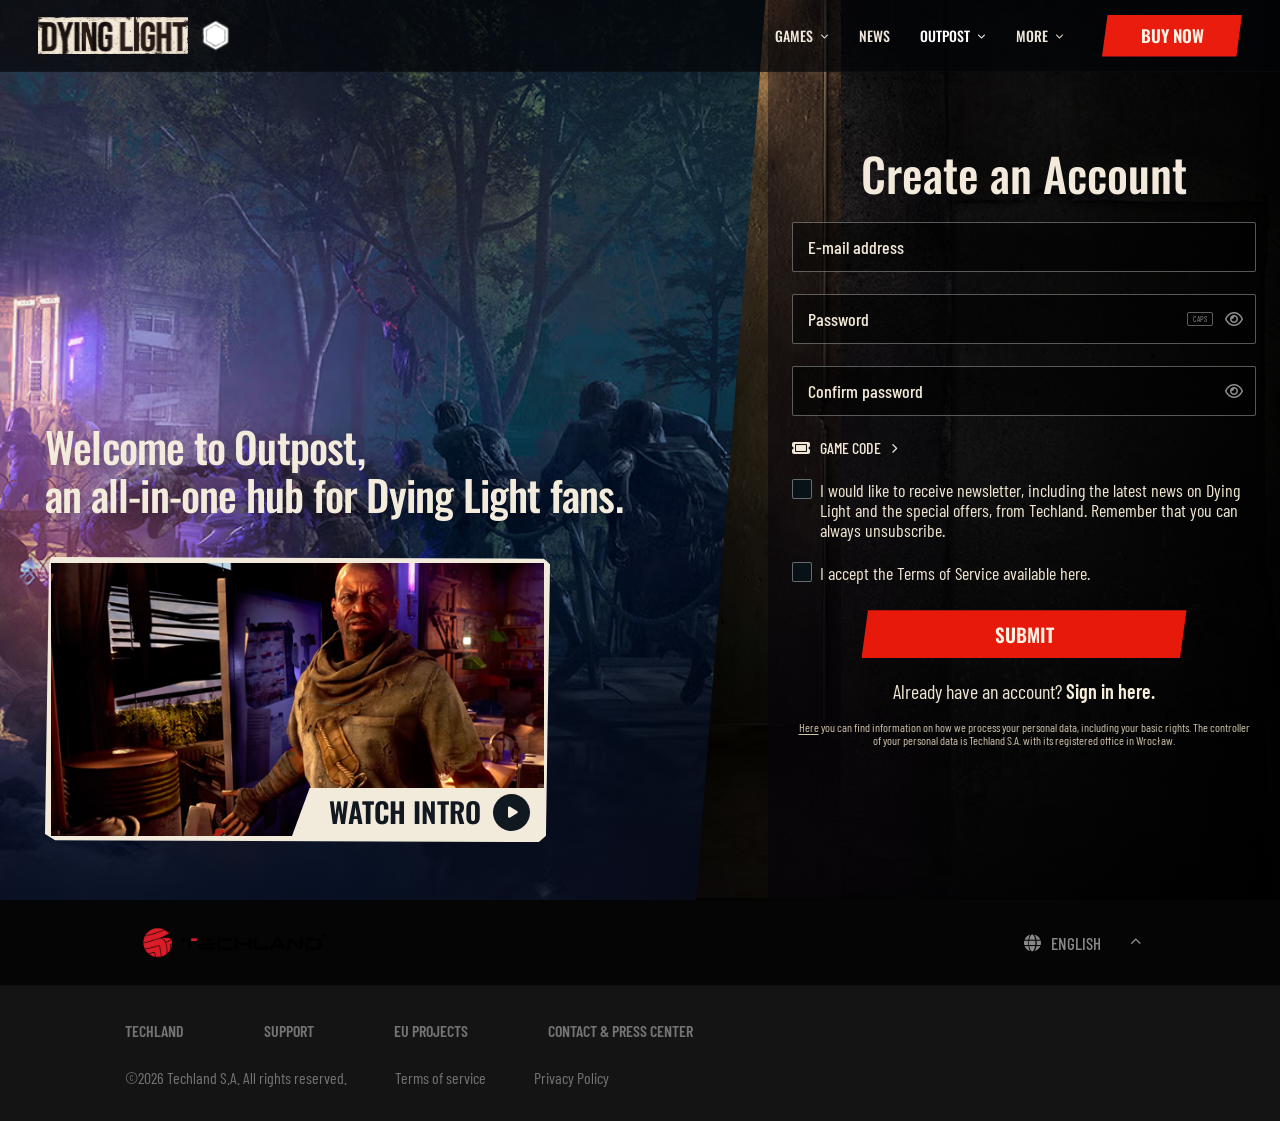
<file: homedy/home.html>
<!DOCTYPE html>
<html lang="en">

<head>
    <meta charset="UTF-8">
    <meta name="viewport" content="width=device-width, initial-scale=1.0">

    <title>Dying Light Outpost</title>

    <link rel="stylesheet" href="home.css">

    <link rel="preconnect" href="https://fonts.googleapis.com">
    <link rel="preconnect" href="https://fonts.gstatic.com" crossorigin>

    <link
        href="https://fonts.googleapis.com/css2?family=Oswald:wght@400;500;600;700&display=swap"
        rel="stylesheet"
    >

    <link
        href="https://fonts.googleapis.com/css2?family=Barlow+Condensed:wght@400;500;600;700&display=swap"
        rel="stylesheet"
    >

    <link
        rel="stylesheet"
        href="https://cdnjs.cloudflare.com/ajax/libs/font-awesome/6.7.2/css/all.min.css"
    >
</head>

<body>

<header class="site-header">

    <a href="index.html" class="header-logo">

        <img
            src="images/logo.png"
            alt="Dying Light"
            class="dying-light-logo"
        >

        <img
            src="images/icon_token.png"
            alt="Outpost"
            class="header-token"
        >

    </a>

    <nav class="main-nav">

        <a href="#">
            Games
            <i class="fa-solid fa-chevron-down"></i>
        </a>

        <a href="#">
            News
        </a>

        <a href="home.html" class="active">
            Outpost
            <i class="fa-solid fa-chevron-down"></i>
        </a>

        <a href="#">
            More
            <i class="fa-solid fa-chevron-down"></i>
        </a>

    </nav>

    <a href="#" class="header-buy-btn">
        Buy Now
    </a>

    <button
        class="burger-btn"
        id="burgerBtn"
        type="button"
        aria-label="Open menu"
        aria-expanded="false"
    >
        <span></span>
        <span></span>
        <span></span>
    </button>

</header>

<div
    class="mobile-menu"
    id="mobileMenu"
    aria-hidden="true"
>

    <nav class="mobile-nav">

        <a href="#">
            <span>Games</span>
            <i class="fa-solid fa-chevron-right"></i>
        </a>

        <a href="#">
            <span>News</span>
        </a>

        <a href="home.html" class="active">

            <span class="mobile-outpost-label">

                <img
                    src="images/icon_token.png"
                    alt=""
                >

                Outpost

            </span>

            <i class="fa-solid fa-chevron-right"></i>

        </a>

        <a href="#">
            <span>More</span>
            <i class="fa-solid fa-chevron-right"></i>
        </a>

        <a href="#" class="mobile-buy-btn">
            Buy Now
        </a>

    </nav>

</div>

<main class="outpost-page">

    <section class="outpost-hero">

        <div class="hero-overlay"></div>

        <div class="hero-content">

            <div class="hero-heading">

                <h1>
                    Welcome to Outpost,
                    <span>
                        an all-in-one hub for Dying Light fans.
                    </span>
                </h1>

            </div>

            <button
                class="intro-card"
                id="openIntro"
                type="button"
            >

                <img
                    src="images/home_trailer.jpg"
                    alt="Watch Intro"
                    class="intro-image"
                >

                <span class="intro-bottom">

                    <span class="intro-text">
                        Watch Intro
                    </span>

                    <span class="intro-play">
                        <i class="fa-solid fa-play"></i>
                    </span>

                </span>

            </button>

        </div>

    </section>

    <section class="account-panel">

        <div class="account-panel-overlay"></div>

        <div class="account-content">

            <h2>Create an Account</h2>

            <form class="account-form">

                <div class="input-field">

                    <input
                        type="email"
                        id="email"
                        name="email"
                        placeholder="E-mail address"
                        autocomplete="email"
                        required
                    >

                </div>

                <div class="input-field password-field">

                    <input
                        type="password"
                        id="password"
                        name="password"
                        placeholder="Password"
                        autocomplete="new-password"
                        required
                    >

                    <span class="caps-label">
                        CAPS
                    </span>

                    <button
                        type="button"
                        class="password-toggle"
                        data-target="password"
                        aria-label="Show password"
                    >
                        <i class="fa-regular fa-eye"></i>
                    </button>

                </div>

                <div class="input-field password-field">

                    <input
                        type="password"
                        id="confirmPassword"
                        name="confirmPassword"
                        placeholder="Confirm password"
                        autocomplete="new-password"
                        required
                    >

                    <button
                        type="button"
                        class="password-toggle"
                        data-target="confirmPassword"
                        aria-label="Show password"
                    >
                        <i class="fa-regular fa-eye"></i>
                    </button>

                </div>

                <button
                    type="button"
                    class="game-code-btn"
                >

                    <i class="fa-solid fa-ticket"></i>

                    <span>
                        Game Code
                    </span>

                    <i class="fa-solid fa-chevron-right"></i>

                </button>

                <label class="custom-checkbox">

                    <input
                        type="checkbox"
                        name="newsletter"
                    >

                    <span class="checkbox-box"></span>

                    <span class="checkbox-text">
                        I would like to receive newsletter, including the latest
                        news on Dying Light and the special offers, from Techland.
                        Remember that you can always unsubscribe.
                    </span>

                </label>

                <label class="custom-checkbox">

                    <input
                        type="checkbox"
                        id="terms"
                        name="terms"
                        required
                    >

                    <span class="checkbox-box"></span>

                    <span class="checkbox-text">
                        I accept the Terms of Service available here.
                    </span>

                </label>

                <button
                    type="submit"
                    class="submit-btn"
                >
                    Submit
                </button>

            </form>

            <p class="signin-text">
                Already have an account?
                <a href="#">
                    Sign in here.
                </a>
            </p>

            <p class="account-note">
                <span class="here-link">Here</span>
                you can find information on how we process your personal
                data, including your basic rights. The controller of your
                personal data is Techland S.A. with its registered office in
                Wrocław.
            </p>

        </div>

    </section>

</main>

<footer class="site-footer">

    <div class="footer-top">

        <img
            src="images/footer.png"
            alt="Techland"
            class="footer-logo"
        >

        <div class="language-selector">

            <div class="language-menu">

                <button type="button" data-language="DEUTSCH">
                    DEUTSCH
                </button>

                <button type="button" data-language="ESPAÑOL">
                    ESPAÑOL
                </button>

                <button type="button" data-language="FRANÇAIS">
                    FRANÇAIS
                </button>

                <button type="button" data-language="POLSKI">
                    POLSKI
                </button>

                <button type="button" data-language="简体中文">
                    简体中文
                </button>

            </div>

            <button
                class="language-btn"
                type="button"
                aria-expanded="false"
            >

                <i class="fa-solid fa-globe"></i>

                <span>
                    ENGLISH
                </span>

                <i class="fa-solid fa-chevron-up language-arrow"></i>

            </button>

        </div>

    </div>

    <div class="footer-bottom">

        <div class="footer-content">

            <div class="footer-text">

                <div class="footer-links">

                    <a href="#">
                        TECHLAND
                    </a>

                    <a href="#">
                        SUPPORT
                    </a>

                    <a href="#">
                        EU PROJECTS
                    </a>

                    <a href="#">
                        CONTACT &amp; PRESS CENTER
                    </a>

                </div>

                <div class="footer-info">

                    <span>
                        ©2026 Techland S.A. All rights reserved.
                    </span>

                    <a href="#">
                        Terms of service
                    </a>

                    <a href="#">
                        Privacy Policy
                    </a>

                </div>

            </div>

        </div>

    </div>

</footer>

<div
    class="video-modal"
    id="videoModal"
    aria-hidden="true"
>

    <div
        class="video-modal-backdrop"
        id="videoBackdrop"
    ></div>

    <div class="video-modal-content">

        <button
            class="video-close"
            id="closeIntro"
            type="button"
            aria-label="Close video"
        >
            <i class="fa-solid fa-xmark"></i>
        </button>

        <div class="video-wrapper">

            <iframe
                id="introVideo"
                src=""
                title="Dying Light Outpost Intro"
                allow="autoplay; encrypted-media; picture-in-picture"
                allowfullscreen
            ></iframe>

        </div>

    </div>

</div>

<script src="home.js"></script>

</body>

</html>
</file>
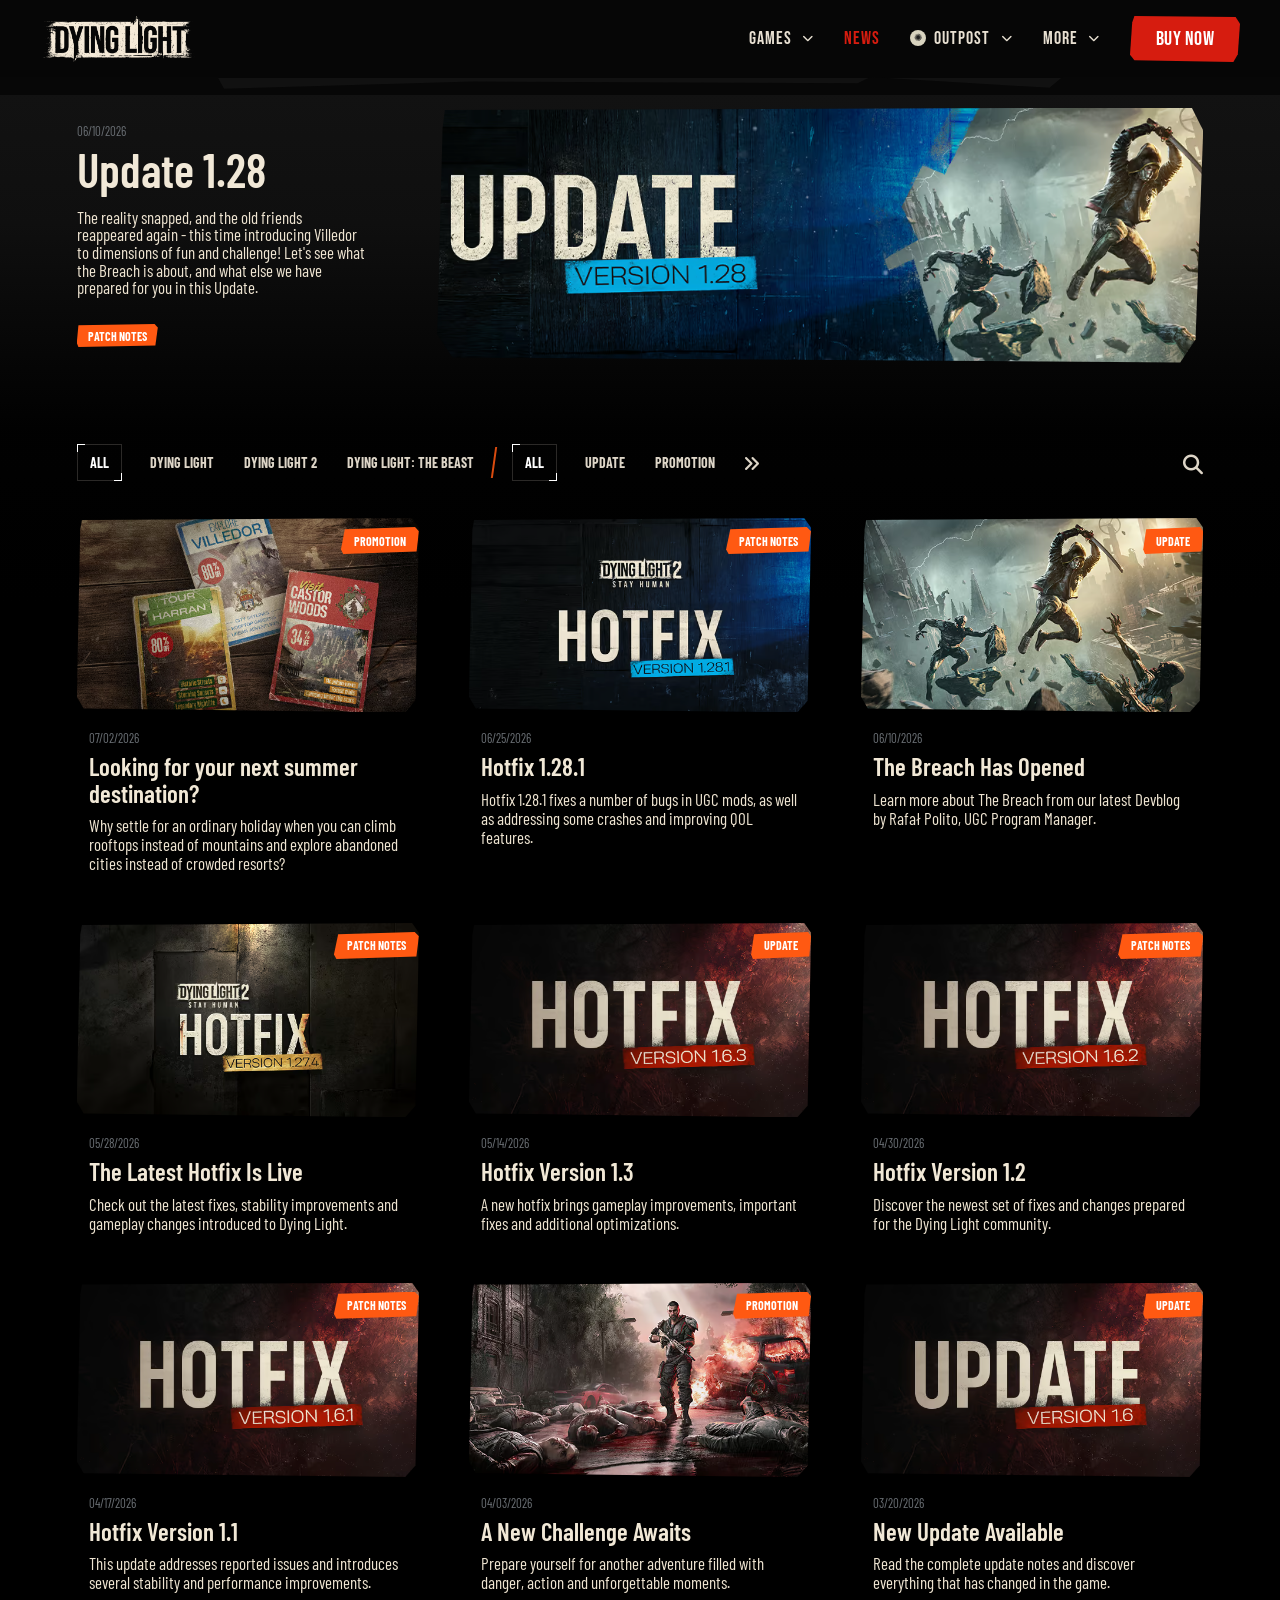
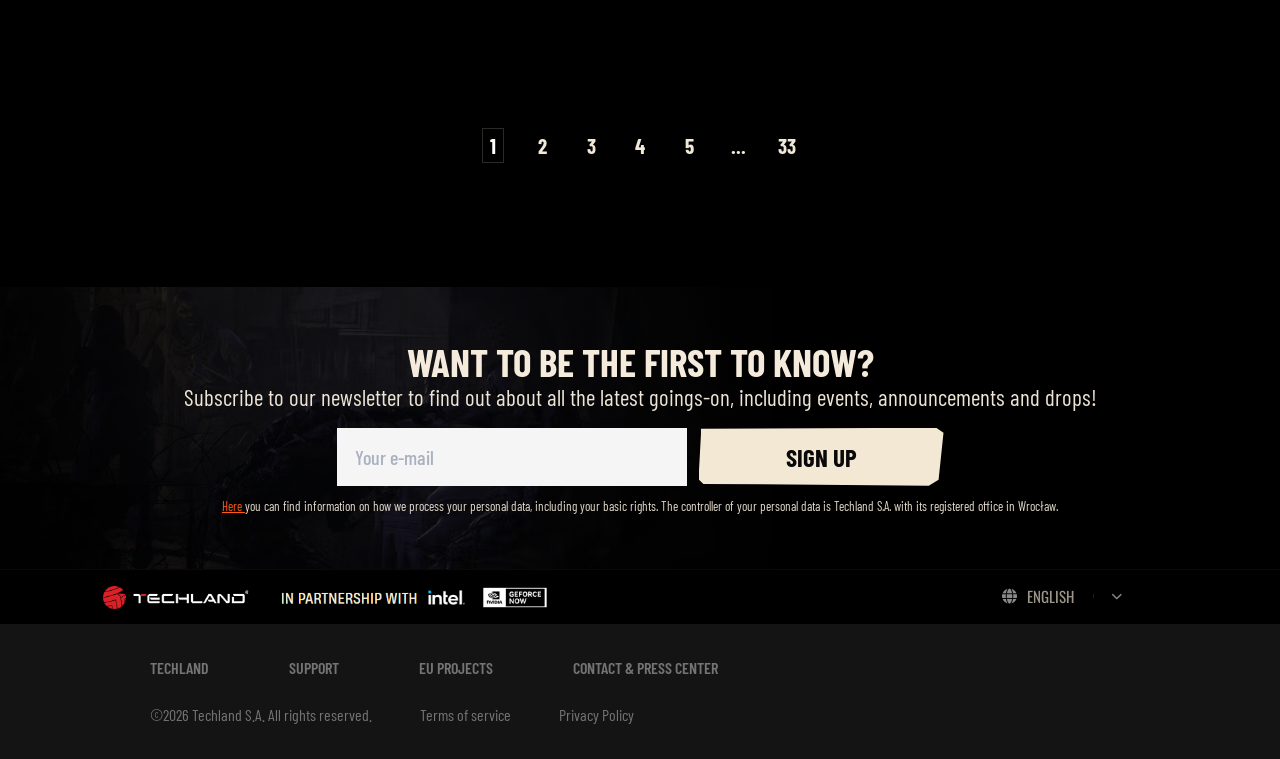
<file: news/news.html>
<!DOCTYPE html>
<html lang="en">

<head>
    <meta charset="UTF-8">
    <meta name="viewport" content="width=device-width, initial-scale=1.0">

    <title>Dying Light News</title>

    <link rel="stylesheet" href="news.css">

    <link rel="preconnect" href="https://fonts.googleapis.com">
    <link rel="preconnect" href="https://fonts.gstatic.com" crossorigin>

    <link
        href="https://fonts.googleapis.com/css2?family=Barlow+Condensed:wght@400;500;600;700&family=Bebas+Neue&family=Inter:wght@300;400;500;600&family=Oswald:wght@400;500;600;700&display=swap"
        rel="stylesheet"
    >

    <link
        rel="stylesheet"
        href="https://cdnjs.cloudflare.com/ajax/libs/font-awesome/6.7.2/css/all.min.css"
    >
</head>

<body>

<header class="site-header">

    <a href="../index.html" class="header-logo">
        <img src="images/news-logo.png" alt="Dying Light">
    </a>

    <nav class="main-nav" id="mainNav">

        <ul class="nav-list">

            <li class="nav-item">
                <a href="../index.html">
                    <span>Games</span>
                    <i class="fa-solid fa-chevron-down"></i>
                </a>
            </li>

            <li class="nav-item active">
                <a href="news.html">
                    <span>News</span>
                </a>
            </li>
            <li class="nav-item outpost-menu" id="outpostMenu">

                <button
                    class="outpost-link"
                    id="outpostButton"
                    type="button"
                    aria-expanded="false"
                >
                    <span class="outpost-icon">✺</span>
                    <span>Outpost</span>
                    <i class="fa-solid fa-chevron-down outpost-arrow"></i>
                </button>

                <ul class="outpost-dropdown">

                    <li>
                        <a href="../homedy/home.html">
                            Home
                        </a>
                    </li>

                    <li>
                        <a href="../bounties/bounties.html">
                            Bounties
                        </a>
                    </li>

                    <li>
                        <a href="#">
                            Armory
                        </a>
                    </li>

                    <li>
                        <a href="../docketsdy/dockets.html">
                            Dockets
                        </a>
                    </li>

                </ul>

            </li>

            <li class="nav-item">
                <a href="#">
                    <span>More</span>
                    <i class="fa-solid fa-chevron-down"></i>
                </a>
            </li>

            <li class="mobile-buy-item">
                <a href="../Buynowdy/buy.html" class="mobile-buy-btn">
                    Buy Now
                </a>
            </li>

        </ul>

    </nav>

    <div class="header-right">
        <a href="../Buynowdy/index.html" class="buy-btn">
            Buy Now
        </a>
    </div>

    <button
        class="menu-toggle"
        id="menuToggle"
        type="button"
        aria-label="Open menu"
        aria-controls="mainNav"
        aria-expanded="false"
    >
        <span></span>
        <span></span>
        <span></span>
    </button>

</header>

<main class="news-page">

    <section class="featured-news">

        <div class="featured-inner">

            <div class="featured-info">

                <span class="featured-date">
                    06/10/2026
                </span>

                <h1>
                    Update 1.28
                </h1>

                <p>
                    The reality snapped, and the old friends reappeared again -
                    this time introducing Villedor to dimensions of fun and challenge!
                    Let's see what the Breach is about, and what else we have prepared
                    for you in this Update.
                </p>

                <a href="#" class="orange-label">
                    Patch Notes
                </a>

            </div>

            <a href="#" class="featured-image">
                <img
                    src="images/news-hero.png"
                    alt="Dying Light Update Version 1.28"
                >
            </a>

        </div>

    </section>

    <section class="news-content">

        <div class="news-container">

            <div class="news-filters">

                <div class="filter-group game-filters">

                    <button class="filter-btn active" type="button">
                        All
                    </button>

                    <button class="filter-btn" type="button">
                        Dying Light
                    </button>

                    <button class="filter-btn" type="button">
                        Dying Light 2
                    </button>

                    <button class="filter-btn" type="button">
                        Dying Light: The Beast
                    </button>

                </div>

                <span class="filter-divider"></span>

                <div class="filter-group category-filters">

                    <button class="filter-btn active" type="button">
                        All
                    </button>

                    <button class="filter-btn" type="button">
                        Update
                    </button>

                    <button class="filter-btn" type="button">
                        Promotion
                    </button>

                    <button
                        class="filter-more"
                        type="button"
                        aria-label="More filters"
                    >
                        <i class="fa-solid fa-angles-right"></i>
                    </button>

                </div>

                <button
                    class="search-button"
                    type="button"
                    aria-label="Search"
                >
                    <i class="fa-solid fa-magnifying-glass"></i>
                </button>

            </div>

            <div class="news-grid">

                <article class="news-card">

                    <a href="#" class="news-card-image">
                        <img
                            src="images/news-card-1.avif"
                            alt="Looking for your next summer destination"
                        >

                        <span class="card-label">
                            Promotion
                        </span>
                    </a>

                    <div class="news-card-content">

                        <span class="news-date">
                            07/02/2026
                        </span>

                        <h2>
                            <a href="#">
                                Looking for your next summer destination?
                            </a>
                        </h2>

                        <p>
                            Why settle for an ordinary holiday when you can climb
                            rooftops instead of mountains and explore abandoned
                            cities instead of crowded resorts?
                        </p>

                    </div>

                </article>

                <article class="news-card">

                    <a href="#" class="news-card-image">
                        <img
                            src="images/news-card-2.png"
                            alt="Hotfix 1.28.1"
                        >

                        <span class="card-label">
                            Patch Notes
                        </span>
                    </a>

                    <div class="news-card-content">

                        <span class="news-date">
                            06/25/2026
                        </span>

                        <h2>
                            <a href="#">
                                Hotfix 1.28.1
                            </a>
                        </h2>

                        <p>
                            Hotfix 1.28.1 fixes a number of bugs in UGC mods,
                            as well as addressing some crashes and improving
                            QOL features.
                        </p>

                    </div>

                </article>

                <article class="news-card">

                    <a href="#" class="news-card-image">
                        <img
                            src="images/news-card-3.png"
                            alt="The Breach Has Opened"
                        >

                        <span class="card-label">
                            Update
                        </span>
                    </a>

                    <div class="news-card-content">

                        <span class="news-date">
                            06/10/2026
                        </span>

                        <h2>
                            <a href="#">
                                The Breach Has Opened
                            </a>
                        </h2>

                        <p>
                            Learn more about The Breach from our latest Devblog
                            by Rafał Polito, UGC Program Manager.
                        </p>

                    </div>

                </article>

                <article class="news-card">

                    <a href="#" class="news-card-image">
                        <img
                            src="images/news-card-4.jpg"
                            alt="Dying Light Hotfix"
                        >

                        <span class="card-label">
                            Patch Notes
                        </span>
                    </a>

                    <div class="news-card-content">

                        <span class="news-date">
                            05/28/2026
                        </span>

                        <h2>
                            <a href="#">
                                The Latest Hotfix Is Live
                            </a>
                        </h2>

                        <p>
                            Check out the latest fixes, stability improvements
                            and gameplay changes introduced to Dying Light.
                        </p>

                    </div>

                </article>

                <article class="news-card">

                    <a href="#" class="news-card-image">
                        <img
                            src="images/news-card-5.png"
                            alt="Hotfix Version 1.3"
                        >

                        <span class="card-label">
                            Update
                        </span>
                    </a>

                    <div class="news-card-content">

                        <span class="news-date">
                            05/14/2026
                        </span>

                        <h2>
                            <a href="#">
                                Hotfix Version 1.3
                            </a>
                        </h2>

                        <p>
                            A new hotfix brings gameplay improvements,
                            important fixes and additional optimizations.
                        </p>

                    </div>

                </article>

                <article class="news-card">

                    <a href="#" class="news-card-image">
                        <img
                            src="images/news-card-6.png"
                            alt="Hotfix Version 1.2"
                        >

                        <span class="card-label">
                            Patch Notes
                        </span>
                    </a>

                    <div class="news-card-content">

                        <span class="news-date">
                            04/30/2026
                        </span>

                        <h2>
                            <a href="#">
                                Hotfix Version 1.2
                            </a>
                        </h2>

                        <p>
                            Discover the newest set of fixes and changes
                            prepared for the Dying Light community.
                        </p>

                    </div>

                </article>

                <article class="news-card">

                    <a href="#" class="news-card-image">
                        <img
                            src="images/news-card-7.png"
                            alt="Hotfix Version 1.1"
                        >

                        <span class="card-label">
                            Patch Notes
                        </span>
                    </a>

                    <div class="news-card-content">

                        <span class="news-date">
                            04/17/2026
                        </span>

                        <h2>
                            <a href="#">
                                Hotfix Version 1.1
                            </a>
                        </h2>

                        <p>
                            This update addresses reported issues and introduces
                            several stability and performance improvements.
                        </p>

                    </div>

                </article>

                <article class="news-card">

                    <a href="#" class="news-card-image">
                        <img
                            src="images/news-card-8.png"
                            alt="Dying Light News"
                        >

                        <span class="card-label">
                            Promotion
                        </span>
                    </a>

                    <div class="news-card-content">

                        <span class="news-date">
                            04/03/2026
                        </span>

                        <h2>
                            <a href="#">
                                A New Challenge Awaits
                            </a>
                        </h2>

                        <p>
                            Prepare yourself for another adventure filled
                            with danger, action and unforgettable moments.
                        </p>

                    </div>

                </article>

                <article class="news-card">

                    <a href="#" class="news-card-image">
                        <img
                            src="images/news-card-9.png"
                            alt="Dying Light Update"
                        >

                        <span class="card-label">
                            Update
                        </span>
                    </a>

                    <div class="news-card-content">

                        <span class="news-date">
                            03/20/2026
                        </span>

                        <h2>
                            <a href="#">
                                New Update Available
                            </a>
                        </h2>

                        <p>
                            Read the complete update notes and discover
                            everything that has changed in the game.
                        </p>

                    </div>

                </article>

            </div>

        </div>

    </section>

</main>

<nav class="pagination" aria-label="News pages">

    <a href="#" class="page-number active">
        1
    </a>

    <a href="#" class="page-number">
        2
    </a>

    <a href="#" class="page-number">
        3
    </a>

    <a href="#" class="page-number">
        4
    </a>

    <a href="#" class="page-number">
        5
    </a>

    <span class="page-dots">
        ...
    </span>

    <a href="#" class="page-number">
        33
    </a>

</nav>

<section class="newsletter-section">

    <div class="newsletter-overlay"></div>

    <div class="newsletter-content">

        <h2>
            Want to be the first to know?
        </h2>

        <p class="newsletter-description">
            Subscribe to our newsletter to find out about all the latest
            goings-on, including events, announcements and drops!
        </p>

        <form class="newsletter-form">

            <input
                class="newsletter-input"
                type="email"
                placeholder="Your e-mail"
                aria-label="Your e-mail"
                required
            >

            <button class="newsletter-btn" type="submit">
                Sign Up
            </button>

        </form>

        <p class="newsletter-privacy">

            <a href="#">
                Here
            </a>

            you can find information on how we process your personal data,
            including your basic rights. The controller of your personal data
            is Techland S.A. with its registered office in Wrocław.

        </p>

    </div>

</section>

<footer class="site-footer">

    <div class="footer-top">

        <img
            src="images/footer6.png"
            alt="Techland partners"
        >

        <div
            class="language-selector"
            id="languageSelector"
        >

            <button
                class="language-btn"
                id="languageBtn"
                type="button"
                aria-controls="languageMenu"
                aria-expanded="false"
            >

                <i class="fa-solid fa-globe language-globe"></i>

                <span id="currentLanguage">
                    English
                </span>

                <i class="fa-solid fa-chevron-down language-arrow"></i>

            </button>

            <div
                class="language-menu"
                id="languageMenu"
            >

                <button type="button">
                    Deutsch
                </button>

                <button type="button">
                    Español
                </button>

                <button type="button">
                    Français
                </button>

                <button type="button">
                    Polski
                </button>

                <button type="button">
                    简体中文
                </button>

            </div>

        </div>

    </div>

    <div class="footer-bottom">

        <div class="footer-content">

            <div class="footer-text">

                <div class="footer-links">

                    <a href="#">
                        Techland
                    </a>

                    <a href="#">
                        Support
                    </a>

                    <a href="#">
                        EU Projects
                    </a>

                    <a href="#">
                        Contact & Press Center
                    </a>

                </div>

                <div class="footer-info">

                    <span>
                        ©2026 Techland S.A. All rights reserved.
                    </span>

                    <a href="#">
                        Terms of service
                    </a>

                    <a href="#">
                        Privacy Policy
                    </a>

                </div>

            </div>

        </div>

    </div>

</footer>

<script src="news.js"></script>

</body>

</html>
</file>
<file: Bounties/bounties.css>
* {
  margin: 0;
  padding: 0;
  box-sizing: border-box;
}

html {
  scroll-behavior: smooth;
}

body {
  min-width: 320px;
  overflow-x: hidden;
  background: #17110d;
  color: #f2ede4;
  font-family: "Barlow Condensed", sans-serif;
}

button,
a {
  font: inherit;
}

button {
  border: none;
}

a {
  color: inherit;
  text-decoration: none;
}

.site-header {
  position: fixed;
  top: 0;
  left: 0;
  z-index: 1000;
  width: 100%;
  height: 72px;
  padding: 0 95px;
  display: flex;
  align-items: center;
  background: rgba(7, 7, 7, 0.76);
}

.header-logo-wrap {
  display: flex;
  align-items: center;
  gap: 12px;
}

.header-logo {
  width: 145px;
  display: block;
}

.header-logo-icon {
  width: 37px;
  height: 37px;
  -o-object-fit: contain;
     object-fit: contain;
}

.main-nav {
  margin-left: auto;
  display: flex;
  align-items: center;
  gap: 33px;
  font-family: "Oswald", sans-serif;
  font-size: 14px;
  font-weight: 600;
  text-transform: uppercase;
}

.main-nav a {
  transition: color 0.2s ease;
}

.main-nav a:hover {
  color: #f1a900;
}

.header-actions {
  margin-left: 42px;
  display: flex;
  align-items: center;
  gap: 34px;
}

.buy-now-btn {
  min-width: 136px;
  height: 44px;
  padding: 0 24px;
  display: flex;
  align-items: center;
  justify-content: center;
  background: #d91f12;
  color: #fff;
  font-family: "Oswald", sans-serif;
  font-size: 19px;
  font-weight: 700;
  text-transform: uppercase;
  transition: background 0.2s ease, color 0.2s ease;
}

.buy-now-btn:hover {
  background: #fff;
  color: #111;
}

.profile-btn {
  width: 38px;
  height: 38px;
  display: flex;
  align-items: center;
  justify-content: center;
  border-radius: 50%;
  background: rgba(255, 255, 255, 0.16);
  color: #c3bbb2;
  cursor: pointer;
  font-size: 18px;
}

.bounties-hero {
  position: relative;
  min-height: 500px;
  padding-top: 72px;
  overflow: hidden;
  background: #1b140f;
}

.hero-background {
  position: absolute;
  inset: 0 0 auto 0;
  width: 100%;
  height: 355px;
  background-image: url("images/9067c7a0-dccd-40f6-ab47-ffb76c018cf2.png");
  background-position: center top;
  background-repeat: no-repeat;
  background-size: cover;
}

.hero-background::after {
  content: "";
  position: absolute;
  left: 0;
  right: 0;
  bottom: -2px;
  height: 95px;
  background: linear-gradient(to bottom, transparent, rgba(27, 20, 15, 0.82) 58%, #1b140f 100%);
}

.hero-dark-overlay {
  position: absolute;
  inset: 72px 0 auto 0;
  width: 100%;
  height: 283px;
  background: linear-gradient(to right, rgba(0, 0, 0, 0.18), rgba(0, 0, 0, 0.06), rgba(0, 0, 0, 0.22));
}

.hero-inner {
  position: relative;
  z-index: 2;
  width: min(1380px, 100% - 80px);
  min-height: 428px;
  margin: 0 auto;
  padding-top: 12px;
}

.hero-title {
  position: absolute;
  top: 12px;
  left: 50%;
  z-index: 5;
  transform: translateX(-50%);
  display: flex;
  align-items: center;
  gap: 14px;
  color: #f5f1eb;
  font-family: "Oswald", sans-serif;
  font-size: 31px;
  font-weight: 600;
  line-height: 1;
  white-space: nowrap;
}

.hero-title-icon {
  width: 34px;
  height: 34px;
  flex-shrink: 0;
  -o-object-fit: contain;
     object-fit: contain;
}

.hero-divider {
  position: absolute;
  top: 66px;
  left: 50%;
  width: 430px;
  height: 2px;
  transform: translateX(-50%);
  background: linear-gradient(to right, rgba(221, 173, 70, 0.05), rgb(221, 173, 70), rgba(221, 173, 70, 0.05));
}

.hero-character {
  position: absolute;
  top: 99px;
  left: 50%;
  z-index: 2;
  width: 310px;
  max-height: 326px;
  -o-object-fit: contain;
     object-fit: contain;
  transform: translateX(-50%);
}

.hero-bottom {
  position: absolute;
  left: 18px;
  right: 15px;
  bottom: 44px;
  z-index: 3;
  display: flex;
  align-items: center;
  justify-content: space-between;
}

.hero-message {
  position: relative;
  z-index: 3;
  display: flex;
  align-items: center;
  gap: 24px;
  margin-left: -70px;
}

.challenge-icon {
  width: 56px;
  height: 56px;
  -o-object-fit: contain;
     object-fit: contain;
}

.hero-message h1 {
  color: #b99a7d;
  font-family: "Oswald", sans-serif;
  font-size: clamp(38px, 4vw, 58px);
  font-weight: 400;
  line-height: 1;
  letter-spacing: 0.5px;
}

.hero-message p {
  margin-top: 8px;
  color: #d29746;
  font-family: "Oswald", sans-serif;
  font-size: 26px;
  line-height: 1;
}

.hero-arrow {
  width: 34px;
  height: 34px;
  display: flex;
  align-items: center;
  justify-content: center;
  border-radius: 50%;
  background: #e4e4e4;
  color: #585858;
  cursor: pointer;
  transition: transform 0.25s ease, background 0.25s ease;
}

.hero-arrow:hover {
  transform: scale(1.1);
  background: #fff;
}

.hero-arrow.open {
  transform: rotate(180deg);
}

.hero-arrow.open:hover {
  transform: rotate(180deg) scale(1.1);
}

.hero-bottom-line {
  position: absolute;
  left: 42px;
  right: 43px;
  bottom: 14px;
  height: 2px;
  background: linear-gradient(to right, rgba(122, 154, 164, 0.25), rgba(122, 154, 164, 0.95), rgba(122, 154, 164, 0.25));
}

.bounties-info {
  max-height: 0;
  overflow: hidden;
  background: #1b140f;
  opacity: 0;
  transition: max-height 0.9s ease, opacity 0.45s ease;
}

.bounties-info.open {
  max-height: 950px;
  opacity: 1;
}

.info-inner {
  width: min(1340px, 100% - 90px);
  margin: 0 auto;
  padding: 25px 0 40px;
  display: grid;
  grid-template-columns: 1fr 1fr;
  -moz-column-gap: 90px;
       column-gap: 90px;
  row-gap: 45px;
}

.info-left > p {
  max-width: 720px;
  font-size: 21px;
  line-height: 1.15;
}

.info-left h2,
.info-right h2 {
  margin-top: 25px;
  font-family: "Oswald", sans-serif;
  font-size: 18px;
  font-weight: 700;
}

.steps {
  margin-top: 24px;
  display: flex;
  align-items: center;
  justify-content: space-between;
  gap: 18px;
}

.step-item {
  width: 180px;
  text-align: center;
}

.step-item img {
  width: 76px;
  height: 76px;
  -o-object-fit: contain;
     object-fit: contain;
}

.step-item h3 {
  margin-top: 19px;
  font-family: "Oswald", sans-serif;
  font-size: 16px;
  font-weight: 700;
}

.step-item p {
  margin-top: 2px;
  font-size: 16px;
  line-height: 1.05;
}

.step-arrow {
  color: #fff;
  font-size: 25px;
}

.info-right h2 {
  margin-top: 0;
}

.info-rule {
  margin-top: 20px;
  display: flex;
  align-items: center;
  gap: 17px;
}

.info-rule img {
  width: 43px;
  height: 43px;
  flex: 0 0 43px;
  -o-object-fit: contain;
     object-fit: contain;
}

.info-rule p {
  max-width: 500px;
  font-size: 20px;
  line-height: 1.13;
}

.game-switch {
  width: 100%;
  padding: 95px 0 35px;
  display: flex;
  align-items: center;
  justify-content: center;
  gap: 18px;
}

.game-switch-btn {
  width: 225px;
  height: 54px;
  display: flex;
  align-items: center;
  justify-content: center;
  background: rgba(148, 127, 98, 0.33);
  cursor: pointer;
  opacity: 0.72;
  transition: opacity 0.2s ease, transform 0.2s ease;
}

.game-switch-btn:hover,
.game-switch-btn.active {
  opacity: 1;
}

.game-switch-btn.active {
  transform: none;
}

.game-switch-btn img {
  max-width: 145px;
  max-height: 37px;
  -o-object-fit: contain;
     object-fit: contain;
}

@media (max-width: 1100px) {
  .site-header {
    padding: 0 35px;
  }
  .main-nav {
    gap: 20px;
  }
  .header-actions {
    margin-left: 25px;
    gap: 18px;
  }
  .info-inner {
    -moz-column-gap: 45px;
         column-gap: 45px;
  }
  .hero-character {
    left: 52%;
    width: 280px;
  }
  .hero-message {
    margin-left: -30px;
  }
}
@media (max-width: 900px) {
  .hero-title {
    top: 16px;
    gap: 12px;
    font-size: 28px;
  }
  .hero-title-icon {
    width: 31px;
    height: 31px;
  }
  .hero-divider {
    top: 62px;
    width: 330px;
  }
  .site-header {
    padding: 0 22px;
  }
  .main-nav {
    display: none;
  }
  .header-actions {
    margin-left: auto;
  }
  .hero-inner {
    width: min(100% - 34px, 1380px);
  }
  .hero-character {
    top: 112px;
    left: 62%;
    width: 250px;
  }
  .hero-message {
    margin-left: 0;
  }
  .hero-message h1 {
    font-size: 38px;
  }
  .hero-message p {
    font-size: 22px;
  }
  .info-inner {
    width: min(100% - 40px, 1340px);
    grid-template-columns: 1fr;
    row-gap: 35px;
  }
  .game-switch {
    grid-column: auto;
  }
  .steps {
    justify-content: center;
  }
}
@media (max-width: 650px) {
  .hero-title {
    top: 16px;
    gap: 10px;
    font-size: 24px;
  }
  .hero-title-icon {
    width: 27px;
    height: 27px;
  }
  .hero-divider {
    top: 58px;
    width: 250px;
  }
  .site-header {
    height: 64px;
    padding: 0 14px;
  }
  .header-logo {
    width: 115px;
  }
  .header-logo-icon {
    width: 31px;
    height: 31px;
  }
  .buy-now-btn {
    min-width: 92px;
    height: 38px;
    padding: 0 13px;
    font-size: 16px;
  }
  .profile-btn {
    display: none;
  }
  .bounties-hero {
    min-height: 575px;
    padding-top: 64px;
  }
  .hero-background {
    height: 360px;
  }
  .hero-dark-overlay {
    inset: 64px 0 auto 0;
    height: 296px;
  }
  .hero-inner {
    min-height: 511px;
    padding-top: 11px;
  }
  .hero-character {
    top: 125px;
    left: 68%;
    width: 230px;
  }
  .hero-bottom {
    left: 0;
    right: 0;
    bottom: 48px;
    align-items: flex-end;
  }
  .hero-message {
    gap: 12px;
  }
  .challenge-icon {
    width: 43px;
    height: 43px;
  }
  .hero-message h1 {
    font-size: 28px;
  }
  .hero-message p {
    margin-top: 6px;
    font-size: 18px;
  }
  .hero-bottom-line {
    left: 0;
    right: 0;
  }
  .info-inner {
    width: min(100% - 28px, 1340px);
  }
  .info-left > p,
  .info-rule p {
    font-size: 18px;
  }
  .steps {
    flex-direction: column;
  }
  .step-arrow {
    transform: rotate(90deg);
  }
  .game-switch {
    flex-direction: column;
  }
  .game-switch-btn {
    width: min(100%, 260px);
  }
}
.time-section {
  width: 100%;
  padding: 54px 20px 78px;
  background: #17120e;
}

.time-top {
  width: min(1210px, 100% - 40px);
  margin: 0 auto 34px;
  display: flex;
  align-items: flex-end;
  justify-content: space-between;
  gap: 80px;
}

.time-copy h2 {
  margin: 0;
  color: #b38f6e;
  font-family: "Oswald", sans-serif;
  font-size: 62px;
  font-weight: 500;
  line-height: 0.95;
  text-shadow: 2px 3px 0 #090604;
}

.time-copy p {
  margin: 12px 0 0;
  color: #f2eee7;
  font-family: "Oswald", sans-serif;
  font-size: 18px;
  line-height: 1.15;
}

.countdown {
  display: flex;
  align-items: flex-end;
  gap: 12px;
}

.countdown-item {
  display: flex;
  flex-direction: column;
  align-items: flex-start;
}

.countdown-label {
  margin-bottom: 8px;
  color: #f3a900;
  font-family: "Oswald", sans-serif;
  font-size: 10px;
}

.countdown-number,
.countdown-colon {
  color: #f3a900;
  font-family: "Oswald", sans-serif;
  font-size: 61px;
  font-weight: 400;
  line-height: 0.9;
  letter-spacing: 2px;
}

.community-bounty {
  width: min(1150px, 100% - 40px);
  min-height: 310px;
  margin: 0 auto;
  padding: 40px;
  display: grid;
  grid-template-columns: 205px 1fr 350px;
  align-items: center;
  gap: 38px;
  border: 1px solid #e7a300;
  border-radius: 10px;
}

.community-brand img {
  width: 210px;
  max-width: 100%;
  display: block;
}

.community-brand h3 {
  margin: 7px 0 0 10px;
  color: #fff;
  font-family: "Oswald", sans-serif;
  font-size: 25px;
  font-weight: 600;
  line-height: 1.35;
  letter-spacing: 1px;
  text-transform: uppercase;
}

.community-text h3 {
  margin: 0 0 10px;
  color: #f3a900;
  font-family: "Oswald", sans-serif;
  font-size: 27px;
  font-weight: 600;
  letter-spacing: 1px;
  text-transform: uppercase;
}

.community-text p {
  max-width: 440px;
  margin: 0 0 15px;
  color: #f0ece6;
  font-family: "Oswald", sans-serif;
  font-size: 17px;
  line-height: 1.35;
}

.show-map-btn {
  width: 133px;
  height: 36px;
  border: none;
  border-radius: 5px;
  background: #10b8d1;
  color: #061014;
  cursor: pointer;
  font-family: "Oswald", sans-serif;
  font-size: 14px;
  letter-spacing: 1px;
  text-transform: uppercase;
}

.bounty-card {
  min-height: 210px;
  display: grid;
  grid-template-columns: 166px 1fr;
  overflow: hidden;
  border-radius: 9px;
  background: #211914;
}

.bounty-card-image {
  width: 100%;
  height: 100%;
  min-height: 210px;
  -o-object-fit: cover;
     object-fit: cover;
}

.bounty-card-content {
  padding: 33px 16px 20px;
  display: flex;
  flex-direction: column;
  align-items: center;
  color: #ddd5ce;
  text-align: center;
  background-image: url("images/bounty-bg-dl2.jpg");
  background-size: cover;
  background-position: center;
  background-repeat: no-repeat;
}

.reward {
  font-family: "Oswald", sans-serif;
  font-size: 15px;
}

.bounty-card-content h4 {
  margin: 6px 0 5px;
  font-family: "Oswald", sans-serif;
  font-size: 16px;
}

.bounty-card-content p {
  margin: 0;
  color: #c7beb6;
  font-family: "Oswald", sans-serif;
  font-size: 13px;
  line-height: 1.25;
}

.bounty-card-content strong {
  color: #f3a900;
}

.activate-btn {
  width: 113px;
  height: 35px;
  margin-top: auto;
  display: flex;
  align-items: center;
  justify-content: center;
  gap: 18px;
  border: none;
  border-radius: 5px;
  background: #f3a900;
  color: #15100c;
  cursor: pointer;
  font-family: "Oswald", sans-serif;
  font-size: 14px;
}

.activate-btn span {
  font-size: 24px;
}

@media (max-width: 1050px) {
  .time-top {
    flex-direction: column;
    align-items: flex-start;
    gap: 40px;
  }
  .community-bounty {
    grid-template-columns: 200px 1fr;
  }
  .bounty-card {
    grid-column: 1/-1;
    width: min(100%, 440px);
    justify-self: center;
  }
}
@media (max-width: 700px) {
  .time-section {
    padding: 45px 14px 60px;
  }
  .time-top,
  .community-bounty {
    width: 100%;
  }
  .time-copy h2 {
    font-size: 44px;
  }
  .countdown {
    width: 100%;
    gap: 7px;
    justify-content: space-between;
  }
  .countdown-number,
  .countdown-colon {
    font-size: 39px;
  }
  .community-bounty {
    padding: 30px 22px;
    grid-template-columns: 1fr;
    gap: 28px;
  }
  .community-brand,
  .community-text {
    text-align: center;
  }
  .community-brand img {
    margin: 0 auto;
  }
  .community-brand h3 {
    margin-left: 0;
  }
  .bounty-card {
    grid-column: auto;
    grid-template-columns: 1fr;
  }
  .bounty-card-image {
    height: 180px;
    min-height: 0;
  }
  .bounty-card-content {
    min-height: 200px;
  }
}
.weekly-bounties-section {
  width: 100%;
  padding: 60px 20px 90px;
  background: #17120e;
}

.weekly-bounties-top {
  width: min(1180px, 100% - 40px);
  margin: 0 auto 30px;
  display: flex;
  align-items: flex-start;
  justify-content: space-between;
  gap: 60px;
}

.weekly-bounties-heading h2 {
  margin: 0;
  color: #b48f6e;
  font-family: "Oswald", sans-serif;
  font-size: 40px;
  font-weight: 500;
  line-height: 1;
  text-shadow: 2px 3px 0 #090604;
}

.weekly-bounties-heading p {
  margin-top: 8px;
  color: #f3eee7;
  font-family: "Oswald", sans-serif;
  font-size: 25px;
  line-height: 1.2;
}

.active-bounties {
  min-width: 200px;
  text-align: center;
}

.active-bounties h3 {
  margin: 0 0 12px;
  color: #f3eee7;
  font-family: "Oswald", sans-serif;
  font-size: 24px;
  font-weight: 600;
}

.active-bounties-counter {
  display: flex;
  align-items: center;
  justify-content: center;
  gap: 14px;
}

.counter-box {
  width: 80px;
  height: 80px;
  display: flex;
  align-items: center;
  justify-content: center;
  background: linear-gradient(rgba(0, 0, 0, 0.3), rgba(0, 0, 0, 0.3)), #29231e;
  border: 1px solid rgba(255, 255, 255, 0.12);
}

.counter-box span {
  color: #f3a900;
  font-family: "Oswald", sans-serif;
  font-size: 58px;
  line-height: 1;
}

.counter-slash {
  color: #f3a900;
  font-family: "Oswald", sans-serif;
  font-size: 42px;
}

.weekly-featured-row {
  width: min(1180px, 100% - 40px);
  margin: 0 auto 50px;
  display: grid;
  grid-template-columns: 1.7fr 1fr;
  align-items: center;
  gap: 145px;
}

.extra-rewards-card {
  position: relative;
  min-height: 280px;
  overflow: hidden;
  border-radius: 8px;
}

.extra-rewards-card > img {
  position: absolute;
  inset: 0;
  width: 100%;
  height: 100%;
  -o-object-fit: cover;
     object-fit: cover;
}

.extra-rewards-overlay {
  position: absolute;
  inset: 0;
  background: linear-gradient(to right, rgba(15, 10, 7, 0.32), rgba(15, 10, 7, 0.1));
}

.extra-rewards-card::after {
  content: "";
  position: absolute;
  inset: 0;
  background: linear-gradient(to top, rgba(23, 18, 14, 0.6), transparent 55%);
}

.extra-rewards-content {
  position: relative;
  z-index: 2;
  min-height: 280px;
  padding: 82px 45px 35px;
  display: flex;
  flex-direction: column;
  justify-content: center;
}

.extra-rewards-title {
  display: flex;
  align-items: center;
  gap: 16px;
}

.extra-rewards-icon {
  width: 47px;
  height: 47px;
  display: flex;
  align-items: center;
  justify-content: center;
  border: 1px solid #e59d30;
  background: rgba(20, 15, 11, 0.65);
  color: #e59d30;
  font-size: 20px;
}

.extra-rewards-title h3 {
  margin: 0;
  color: #f2eee8;
  font-family: "Oswald", sans-serif;
  font-size: 26px;
  font-weight: 600;
}

.extra-rewards-content p {
  max-width: 430px;
  margin: 26px 0 0;
  color: #d8d0c8;
  font-family: "Oswald", sans-serif;
  font-size: 20px;
  line-height: 1.15;
}

.weekly-bounties-grid {
  width: min(1140px, 100% - 40px);
  margin: 0 auto;
  display: grid;
  grid-template-columns: repeat(3, 1fr);
  gap: 32px;
}

.weekly-bounty-card {
  position: relative;
  min-height: 210px;
  display: grid;
  grid-template-columns: 50% 50%;
  overflow: visible;
  border-radius: 8px;
  background: #211914;
}

.weekly-bounty-card::before {
  display: none;
}

.weekly-bounty-image {
  min-height: 210px;
  overflow: hidden;
}

.weekly-bounty-image img {
  width: 100%;
  height: 100%;
  min-height: 210px;
  display: block;
  -o-object-fit: cover;
     object-fit: cover;
}

.weekly-bounty-content {
  min-height: 210px;
  padding: 32px 16px 20px;
  display: flex;
  flex-direction: column;
  align-items: center;
  background-image: url("images/bounty-bg-dl2.jpg");
  background-size: cover;
  background-position: center;
  background-repeat: no-repeat;
  text-align: center;
}

.weekly-bounty-reward {
  color: #d9d0c8;
  font-family: "Oswald", sans-serif;
  font-size: 15px;
}

.weekly-bounty-content h3 {
  margin: 7px 0 5px;
  color: #eee8e2;
  font-family: "Oswald", sans-serif;
  font-size: 17px;
  font-weight: 600;
}

.weekly-bounty-content p {
  margin: 0;
  color: #c7beb6;
  font-family: "Oswald", sans-serif;
  font-size: 14px;
  line-height: 1.15;
}

.weekly-bounty-content strong {
  color: #f3a900;
  font-weight: 500;
}

.weekly-activate-btn {
  width: 114px;
  height: 36px;
  margin-top: auto;
  display: flex;
  align-items: center;
  justify-content: center;
  gap: 18px;
  border: none;
  border-radius: 5px;
  background: #f3a900;
  color: #15100c;
  cursor: pointer;
  font-family: "Oswald", sans-serif;
  font-size: 14px;
  transition: background 0.2s ease, color 0.2s ease, transform 0.2s ease;
}

.weekly-activate-btn span {
  font-size: 24px;
  line-height: 1;
}

.weekly-activate-btn:hover {
  background: #fff;
  color: #111;
  transform: translateY(-2px);
}

.weekly-activate-btn.active {
  background: #4c443c;
  color: #fff;
}

.weekly-activate-btn.active span {
  display: none;
}

.featured-bounty-card {
  width: 350px;
  justify-self: end;
}

@media (max-width: 1100px) {
  .weekly-featured-row {
    gap: 55px;
  }
  .weekly-bounties-grid {
    grid-template-columns: repeat(2, 1fr);
  }
  .weekly-bounties-grid .weekly-bounty-card:last-child {
    grid-column: 1/-1;
    width: min(100%, 520px);
    justify-self: center;
  }
}
@media (max-width: 850px) {
  .weekly-bounties-top {
    flex-direction: column;
  }
  .active-bounties {
    text-align: left;
  }
  .active-bounties-counter {
    justify-content: flex-start;
  }
  .weekly-featured-row {
    grid-template-columns: 1fr;
    gap: 40px;
  }
  .featured-bounty-card {
    width: min(100%, 440px);
    justify-self: center;
  }
}
@media (max-width: 650px) {
  .weekly-bounties-section {
    padding: 50px 14px 70px;
  }
  .weekly-bounties-top,
  .weekly-featured-row,
  .weekly-bounties-grid {
    width: 100%;
  }
  .weekly-bounties-heading h2 {
    font-size: 36px;
  }
  .weekly-bounties-heading p {
    font-size: 19px;
  }
  .extra-rewards-content {
    padding: 55px 24px 30px;
  }
  .extra-rewards-content p {
    font-size: 17px;
  }
  .weekly-bounties-grid {
    grid-template-columns: 1fr;
  }
  .weekly-bounties-grid .weekly-bounty-card:last-child {
    grid-column: auto;
    width: 100%;
  }
}
@media (max-width: 450px) {
  .weekly-bounty-card {
    grid-template-columns: 1fr;
  }
  .weekly-bounty-image {
    height: 190px;
    min-height: 0;
  }
  .weekly-bounty-image img {
    min-height: 0;
  }
  .weekly-bounty-content {
    min-height: 200px;
  }
}
.weekly-bounty-image {
  overflow: hidden;
}

.weekly-bounty-image img {
  width: 100%;
  height: 100%;
  -o-object-fit: cover;
     object-fit: cover;
  transition: transform 0.45s ease;
}

.weekly-bounty-card:hover .weekly-bounty-image img {
  transform: scale(1.08);
}

.extra-rewards-card {
  overflow: hidden;
}

.extra-rewards-background {
  width: 100%;
  height: 100%;
  -o-object-fit: cover;
     object-fit: cover;
  transition: transform 0.45s ease;
}

.extra-rewards-card:hover .extra-rewards-background {
  transform: scale(1.08);
}

.bounty-icon {
  position: absolute;
  top: -21px;
  left: 50%;
  width: 44px;
  height: 44px;
  transform: translateX(-50%);
  z-index: 15;
  pointer-events: none;
}

.bounty-icon img {
  width: 100%;
  height: 100%;
  display: block;
  -o-object-fit: contain;
     object-fit: contain;
}

.outpost-newsletter {
  position: relative;
  width: 100%;
  min-height: 440px;
  display: flex;
  align-items: center;
  justify-content: center;
  overflow: hidden;
  background-image: url("images/bg_newsletter_1299.jpg");
  background-position: center;
  background-repeat: no-repeat;
  background-size: cover;
}

.outpost-newsletter-overlay {
  position: absolute;
  inset: 0;
  z-index: 1;
  background: linear-gradient(180deg, rgba(0, 0, 0, 0.06) 0%, rgba(0, 0, 0, 0.12) 50%, rgba(0, 0, 0, 0.88) 100%);
}

.outpost-newsletter-inner {
  position: relative;
  z-index: 2;
  width: min(1200px, 88%);
  margin: 0 auto;
  display: grid;
  grid-template-columns: 1fr 1.08fr;
  align-items: center;
  gap: 75px;
}

.outpost-newsletter-left {
  display: flex;
  align-items: center;
  gap: 28px;
}

.outpost-newsletter-logo {
  width: 105px;
  height: 105px;
  flex: 0 0 105px;
  -o-object-fit: contain;
     object-fit: contain;
}

.outpost-newsletter-copy {
  max-width: 470px;
}

.outpost-newsletter-copy h2 {
  margin: 0 0 14px;
  color: #f2ede3;
  font-family: "Barlow Condensed", sans-serif;
  font-size: 47px;
  font-weight: 700;
  line-height: 0.95;
}

.outpost-newsletter-copy p {
  margin: 0;
  color: #eee9df;
  font-family: "Barlow Condensed", sans-serif;
  font-size: 18px;
  font-weight: 400;
  line-height: 1.08;
}

.outpost-newsletter-right {
  width: 100%;
}

.outpost-newsletter-form {
  width: 100%;
  display: flex;
  flex-direction: column;
  align-items: center;
  gap: 28px;
}

.outpost-newsletter-input {
  width: 100%;
  height: 52px;
  padding: 0 18px;
  border: 1px solid rgba(235, 235, 235, 0.34);
  outline: none;
  background: rgba(0, 10, 14, 0.56);
  color: #fff;
  font-family: "Barlow Condensed", sans-serif;
  font-size: 18px;
  font-weight: 600;
  transition: border-color 0.25s ease, background 0.25s ease;
}

.outpost-newsletter-input::-moz-placeholder {
  color: #f2f2f2;
  opacity: 1;
}

.outpost-newsletter-input::placeholder {
  color: #f2f2f2;
  opacity: 1;
}

.outpost-newsletter-input:focus {
  border-color: rgba(255, 255, 255, 0.8);
  background: rgba(0, 10, 14, 0.75);
}

.outpost-subscribe-btn {
  position: relative;
  width: 315px;
  height: 58px;
  display: flex;
  align-items: center;
  justify-content: center;
  overflow: hidden;
  border: none;
  background: #239c99;
  color: #fff;
  font-family: "Barlow Condensed", sans-serif;
  font-size: 20px;
  font-weight: 700;
  line-height: 1;
  text-transform: uppercase;
  cursor: pointer;
  clip-path: polygon(1% 3%, 96% 0, 100% 10%, 98% 88%, 94% 100%, 2% 97%, 0 88%, 1% 12%);
  transition: background 0.3s ease;
}

.outpost-subscribe-btn::after {
  content: "";
  position: absolute;
  top: 0;
  right: 0;
  width: 48px;
  height: 100%;
  background: #d74735;
  clip-path: polygon(34% 0, 100% 0, 100% 100%, 0 100%, 24% 52%);
  transition: width 0.3s ease, clip-path 0.3s ease;
}

.outpost-subscribe-btn span {
  position: relative;
  z-index: 2;
}

.outpost-subscribe-btn:hover {
  background: #d74735;
}

.outpost-subscribe-btn:hover::after {
  width: 100%;
  clip-path: polygon(0 0, 100% 0, 100% 100%, 0 100%);
}

.outpost-newsletter-privacy {
  max-width: 610px;
  margin: 22px auto 0;
  color: rgba(220, 220, 220, 0.48);
  font-family: "Barlow Condensed", sans-serif;
  font-size: 13px;
  font-weight: 400;
  line-height: 1.12;
  text-align: center;
}

.outpost-newsletter-privacy a {
  color: rgba(240, 240, 240, 0.75);
  text-decoration: underline;
}

.outpost-newsletter-privacy a:hover {
  color: #fff;
}

@media (max-width: 1100px) {
  .outpost-newsletter {
    min-height: 420px;
  }
  .outpost-newsletter-inner {
    width: min(930px, 90%);
    grid-template-columns: 1fr 1fr;
    gap: 45px;
  }
  .outpost-newsletter-logo {
    width: 90px;
    height: 90px;
    flex-basis: 90px;
  }
  .outpost-newsletter-copy h2 {
    font-size: 40px;
  }
  .outpost-newsletter-copy p {
    font-size: 17px;
  }
}
@media (max-width: 820px) {
  .outpost-newsletter {
    min-height: auto;
    padding: 80px 30px;
  }
  .outpost-newsletter-inner {
    width: 100%;
    grid-template-columns: 1fr;
    gap: 45px;
  }
  .outpost-newsletter-left {
    justify-content: center;
  }
  .outpost-newsletter-copy {
    max-width: 520px;
  }
  .outpost-newsletter-right {
    max-width: 610px;
    margin: 0 auto;
  }
}
@media (max-width: 560px) {
  .outpost-newsletter {
    padding: 65px 20px;
    background-position: center;
  }
  .outpost-newsletter-left {
    flex-direction: column;
    text-align: center;
    gap: 20px;
  }
  .outpost-newsletter-logo {
    width: 88px;
    height: 88px;
    flex-basis: auto;
  }
  .outpost-newsletter-copy h2 {
    font-size: 36px;
  }
  .outpost-newsletter-copy p {
    font-size: 16px;
    line-height: 1.15;
  }
  .outpost-newsletter-form {
    gap: 20px;
  }
  .outpost-newsletter-input {
    height: 50px;
    font-size: 16px;
  }
  .outpost-subscribe-btn {
    width: 100%;
    max-width: 315px;
    height: 54px;
    font-size: 19px;
  }
  .outpost-newsletter-privacy {
    font-size: 11px;
    line-height: 1.2;
  }
}
.site-footer {
  width: 100%;
  background: #000;
}

.footer-top {
  position: relative;
  width: 100%;
}

.footer-top > img {
  width: 100%;
}

.language-selector {
  position: absolute;
  top: 50%;
  right: 150px;
  z-index: 100;
  width: 136px;
  transform: translateY(-50%);
}

.language-btn {
  width: 100%;
  display: flex;
  align-items: center;
  justify-content: flex-start;
  gap: 10px;
  padding: 0;
  border: none;
  background: transparent;
  color: #9d9587;
  font-family: "Oswald", sans-serif;
  font-size: 15px;
  font-weight: 400;
  text-transform: uppercase;
  transition: color 0.2s ease;
}

.language-btn:hover {
  color: #fff;
}

.language-globe {
  color: #8a8a8a;
  font-size: 15px;
  line-height: 1;
}

#currentLanguage {
  position: relative;
  top: -2px;
}

.language-arrow {
  margin-left: 2px;
  color: #8a8a8a;
  font-size: 11px;
  transition: transform 0.25s ease;
}

.language-selector.open .language-arrow {
  transform: rotate(180deg);
}

.language-menu {
  position: absolute;
  left: 0;
  bottom: 35px;
  z-index: 101;
  width: 136px;
  padding: 7px 0;
  display: flex;
  flex-direction: column;
  background: #020202;
  opacity: 0;
  visibility: hidden;
  pointer-events: none;
  transform: translateY(8px);
  transition: opacity 0.25s ease, visibility 0.25s ease, transform 0.25s ease;
}

.language-menu.show {
  opacity: 1;
  visibility: visible;
  pointer-events: auto;
  transform: translateY(0);
}

.language-menu button {
  width: 100%;
  min-height: 33px;
  padding: 5px 0;
  border: none;
  background: transparent;
  color: #969696;
  font-family: "Oswald", sans-serif;
  font-size: 16px;
  font-weight: 400;
  text-align: center;
  text-transform: uppercase;
}

.language-menu button:hover {
  background: #111;
  color: #fff;
}

.footer-bottom {
  min-height: 135px;
  display: flex;
  align-items: center;
  background: #141414;
}

.footer-content {
  width: 100%;
  padding: 28px 150px;
}

.footer-text {
  display: flex;
  flex-direction: column;
  gap: 28px;
}

.footer-links,
.footer-info {
  display: flex;
  align-items: center;
}

.footer-links {
  gap: 80px;
}

.footer-info {
  gap: 48px;
}

.footer-links a,
.footer-info a,
.footer-info span {
  color: #747474;
  font-family: "Barlow Condensed", sans-serif;
  font-size: 16px;
}

.footer-links a {
  font-weight: 600;
  text-transform: uppercase;
}

.footer-links a:hover,
.footer-info a:hover {
  color: #fff;
}

@media (max-width: 900px) {
  .language-selector {
    right: 30px;
  }
  .footer-content {
    padding: 28px 30px;
  }
  .footer-links,
  .footer-info {
    flex-wrap: wrap;
    gap: 20px;
  }
}
@media (max-width: 520px) {
  .language-selector {
    right: 18px;
    width: 125px;
  }
  .language-menu {
    width: 125px;
  }
  .language-btn {
    font-size: 13px;
  }
  .language-menu button {
    font-size: 14px;
  }
  .footer-bottom {
    min-height: auto;
  }
  .footer-content {
    padding: 24px 18px;
  }
  .footer-links,
  .footer-info {
    flex-direction: column;
    align-items: flex-start;
    gap: 14px;
  }
  .footer-text {
    gap: 24px;
  }
}
.menu-toggle {
  display: none;
  width: 38px;
  height: 38px;
  margin-left: auto;
  padding: 7px;
  flex-direction: column;
  align-items: center;
  justify-content: center;
  gap: 5px;
  background: transparent;
  color: #fff;
  cursor: pointer;
  z-index: 1003;
}

.menu-toggle span {
  width: 25px;
  height: 2px;
  display: block;
  background: currentColor;
  transition: transform 0.28s ease, opacity 0.2s ease;
}

.menu-toggle.active span:nth-child(1) {
  transform: translateY(7px) rotate(45deg);
}

.menu-toggle.active span:nth-child(2) {
  opacity: 0;
}

.menu-toggle.active span:nth-child(3) {
  transform: translateY(-7px) rotate(-45deg);
}

.nav-list {
  display: flex;
  align-items: center;
  gap: 33px;
  margin: 0;
  padding: 0;
  list-style: none;
}

.nav-item {
  position: relative;
}

.nav-item > a,
.nav-dropdown-toggle {
  min-height: 72px;
  display: flex;
  align-items: center;
  gap: 8px;
  border: 0;
  background: transparent;
  color: #f2ede4;
  cursor: pointer;
  font-family: "Oswald", sans-serif;
  font-size: 14px;
  font-weight: 600;
  text-transform: uppercase;
  transition: color 0.2s ease;
}

.nav-item > a:hover,
.nav-dropdown-toggle:hover,
.nav-dropdown.open > .nav-dropdown-toggle {
  color: #f1a900;
}

.nav-dropdown-toggle i {
  font-size: 11px;
  transition: transform 0.25s ease;
}

.nav-dropdown:hover > .nav-dropdown-toggle i,
.nav-dropdown.open > .nav-dropdown-toggle i {
  transform: rotate(180deg);
}

.outpost-nav-label {
  display: flex;
  align-items: center;
  gap: 7px;
}

.outpost-nav-label img {
  width: 18px;
  height: 18px;
  -o-object-fit: contain;
     object-fit: contain;
}

.nav-dropdown-menu {
  position: absolute;
  top: calc(100% - 1px);
  left: -18px;
  width: 220px;
  padding: 10px 0;
  list-style: none;
  background: rgba(10, 10, 10, 0.97);
  border-top: 2px solid #f1a900;
  opacity: 0;
  visibility: hidden;
  pointer-events: none;
  transform: translateY(10px);
  transition: opacity 0.22s ease, visibility 0.22s ease, transform 0.22s ease;
}

.nav-dropdown:hover > .nav-dropdown-menu,
.nav-dropdown.open > .nav-dropdown-menu {
  opacity: 1;
  visibility: visible;
  pointer-events: auto;
  transform: translateY(0);
}

.nav-dropdown-menu a {
  display: block;
  padding: 11px 18px;
  color: #d7d1c8;
  font-family: "Oswald", sans-serif;
  font-size: 14px;
  text-transform: uppercase;
  transition: background 0.2s ease, color 0.2s ease;
}

.nav-dropdown-menu a:hover {
  background: rgba(255, 255, 255, 0.08);
  color: #fff;
}

.mobile-buy-item {
  display: none;
}

body.menu-open {
  overflow: hidden;
}

.outpost-newsletter {
  min-height: 560px;
}

.outpost-newsletter-inner {
  width: min(1400px, 90%);
  grid-template-columns: 1fr 1.12fr;
  gap: 95px;
}

.outpost-newsletter-logo {
  width: 125px;
  height: 125px;
  flex-basis: 125px;
}

.outpost-newsletter-copy {
  max-width: 560px;
}

.outpost-newsletter-copy h2 {
  font-size: 58px;
}

.outpost-newsletter-copy p {
  font-size: 21px;
}

.outpost-newsletter-input {
  height: 62px;
  font-size: 20px;
}

.outpost-subscribe-btn {
  width: 360px;
  height: 64px;
  font-size: 22px;
}

@media (max-width: 900px) {
  .site-header {
    padding: 0 22px;
  }
  .buy-now-btn {
    display: none;
}
  .menu-toggle {
    display: flex;
    order: 3;
    margin-left: 18px;
  }
  .main-nav {
    position: fixed;
    inset: 72px 0 0;
    z-index: 1001;
    width: 100%;
    height: calc(100vh - 72px);
    padding: 42px 28px;
    display: block;
    overflow-y: auto;
    background: rgba(8, 8, 8, 0.98);
    opacity: 0;
    visibility: hidden;
    pointer-events: none;
    transform: translateX(100%);
    transition: transform 0.35s ease, opacity 0.3s ease, visibility 0.3s ease;
  }
  .main-nav.open {
    opacity: 1;
    visibility: visible;
    pointer-events: auto;
    transform: translateX(0);
  }
  .nav-list {
    width: min(100%, 360px);
    flex-direction: column;
    align-items: stretch;
    gap: 0;
  }
  .nav-item {
    width: 100%;
    border-bottom: 1px solid rgba(255, 255, 255, 0.12);
  }
  .nav-item > a,
  .nav-dropdown-toggle {
    width: 100%;
    min-height: 62px;
    justify-content: space-between;
    font-size: 24px;
  }
  .nav-dropdown-menu {
    position: static;
    width: 100%;
    max-height: 0;
    padding: 0;
    overflow: hidden;
    border-top: 0;
    background: rgba(255, 255, 255, 0.04);
    opacity: 1;
    visibility: visible;
    pointer-events: auto;
    transform: none;
    transition: max-height 0.3s ease, padding 0.3s ease;
  }
  .nav-dropdown:hover > .nav-dropdown-menu {
    max-height: 0;
    padding: 0;
  }
  .nav-dropdown.open > .nav-dropdown-menu {
    max-height: 260px;
    padding: 8px 0;
  }
  .nav-dropdown-menu a {
    padding: 12px 18px;
    font-size: 17px;
  }
  .mobile-buy-item {
    display: block;
    margin-top: 28px;
  }
  .mobile-buy-btn {
    width: 165px;
    height: 50px;
    display: flex;
    align-items: center;
    justify-content: center;
    background: #d91f12;
    color: #fff;
    font-family: "Oswald", sans-serif;
    font-size: 21px;
    font-weight: 700;
    text-transform: uppercase;
  }
  .header-actions {
    margin-left: auto;
  }
  .outpost-newsletter {
    min-height: 650px;
    padding: 65px 24px;
  }
  .outpost-newsletter-inner {
    width: min(700px, 100%);
    grid-template-columns: 1fr;
    gap: 45px;
  }
  .outpost-newsletter-left {
    justify-content: center;
  }
  .outpost-newsletter-right {
    max-width: 620px;
    margin: 0 auto;
  }
}
@media (max-width: 650px) {
  .site-header {
    height: 64px;
    padding: 0 14px;
  }
  .main-nav {
    inset: 64px 0 0;
    height: calc(100vh - 64px);
    padding: 30px 18px;
  }
  .buy-now-btn {
    display: none;
  }
  .menu-toggle {
    margin-left: 10px;
  }
  .outpost-newsletter {
    min-height: 720px;
    padding: 58px 18px;
  }
  .outpost-newsletter-left {
    flex-direction: column;
    text-align: center;
    gap: 20px;
  }
  .outpost-newsletter-logo {
    width: 105px;
    height: 105px;
    flex-basis: 105px;
  }
  .outpost-newsletter-copy h2 {
    font-size: 43px;
  }
  .outpost-newsletter-copy p {
    font-size: 18px;
  }
  .outpost-newsletter-form {
    gap: 20px;
  }
  .outpost-newsletter-input,
  .outpost-subscribe-btn {
    width: 100%;
  }
}
@media (max-width: 900px) {
  .main-nav {
    position: fixed;
    inset: 72px 0 0;
    z-index: 1001;
    width: 100%;
    height: calc(100vh - 72px);
    padding: 42px 20px;
    display: flex;
    align-items: flex-start;
    justify-content: center;
    overflow-y: auto;
    background: rgba(8, 8, 8, 0.98);
    opacity: 0;
    visibility: hidden;
    pointer-events: none;
    transform: translateX(100%);
    transition: transform 0.35s ease, opacity 0.3s ease, visibility 0.3s ease;
  }
  .main-nav.open {
    opacity: 1;
    visibility: visible;
    pointer-events: auto;
    transform: translateX(0);
  }
  .nav-list {
    width: min(100%, 360px);
    margin: 0 auto;
    padding: 0;
    display: flex;
    flex-direction: column;
    align-items: stretch;
    gap: 0;
    list-style: none;
  }
  .nav-item {
    width: 100%;
    border-bottom: 1px solid rgba(255, 255, 255, 0.13);
  }
  .nav-item > a,
  .nav-dropdown-toggle {
    width: 100%;
    min-height: 62px;
    padding: 0;
    display: flex;
    align-items: center;
    justify-content: space-between;
    font-size: 24px;
    text-align: left;
  }
  .nav-dropdown-menu {
    position: static;
    width: 100%;
    max-height: 0;
    margin: 0;
    padding: 0;
    overflow: hidden;
    border: 0;
    background: #0c0b0a;
    opacity: 1;
    visibility: visible;
    pointer-events: auto;
    transform: none;
    transition: max-height 0.3s ease, padding 0.3s ease;
  }
  .nav-dropdown:hover > .nav-dropdown-menu {
    max-height: 0;
    padding: 0;
  }
  .nav-dropdown.open > .nav-dropdown-menu {
    max-height: 420px;
    padding: 8px 0;
  }
  .nav-dropdown-menu li {
    width: 100%;
  }
  .nav-dropdown-menu a {
    width: 100%;
    display: block;
    padding: 12px 18px;
    color: #d7d1c8;
    font-size: 17px;
    text-align: left;
  }
  .mobile-buy-item {
    width: 100%;
    margin-top: 28px;
    display: flex;
    justify-content: center;
  }
  .mobile-buy-btn {
    width: 165px;
    height: 50px;
    display: flex;
    align-items: center;
    justify-content: center;
  }
}
@media (max-width: 650px) {
  .main-nav {
    inset: 64px 0 0;
    height: calc(100vh - 64px);
    padding: 30px 18px;
  }
  .nav-list {
    width: min(100%, 360px);
  }
}/*# sourceMappingURL=bounties.css.map */
</file>
<file: Buynowdy/buy.css>
* {
  margin: 0;
  padding: 0;
  box-sizing: border-box;
}

html {
  scroll-behavior: smooth;
}

body {
  margin: 0;
  background: #050d13;
  color: #fff;
  font-family: "Oswald", sans-serif;
  overflow-x: hidden;
}

a {
  color: inherit;
  text-decoration: none;
}

button {
  border: none;
  background: transparent;
  font-family: inherit;
  cursor: pointer;
}

img {
  display: block;
  max-width: 100%;
}

header {
  position: fixed;
  top: 0;
  left: 0;
  width: 100%;
  height: 68px;
  padding: 0 95px;
  display: flex;
  align-items: center;
  justify-content: space-between;
  background: rgba(0, 0, 0, 0.42);
  backdrop-filter: none;
  -webkit-backdrop-filter: none;
  z-index: 9999;
}

.logo {
  flex: 1;
}

.logo img {
  width: 160px;
}

nav {
  flex: 2;
  display: flex;
  justify-content: flex-end;
  transform: translateX(200px);
}

nav ul {
  display: flex;
  align-items: center;
  gap: 45px;
  list-style: none;
}

nav a {
  display: flex;
  align-items: center;
  color: #fff;
  font-family: "Bebas Neue", sans-serif;
  font-size: 18px;
  letter-spacing: 1px;
  text-transform: uppercase;
  transition: color 0.25s ease;
}

nav a:hover {
  color: #d61c0f;
}

nav i {
  position: relative;
  top: -1px;
  margin-left: 6px;
  font-size: 11px;
}

.header-right {
  flex: 0 0 auto;
  display: flex;
  align-items: center;
  justify-content: flex-end;
  margin-left: 22px;
}

.buy-btn {
  width: 110px;
  height: 46px;
  display: inline-flex;
  align-items: center;
  justify-content: center;
  padding: 0;
  background: #d61c0f;
  color: #fff;
  font-family: "Bebas Neue", sans-serif;
  font-size: 20px;
  letter-spacing: 0.5px;
  transition: background 0.3s ease, color 0.3s ease;
}

.buy-btn:hover {
  background: #fff;
  color: #000;
}

.buy-page {
  --page-bg:url("images/background4.png");
  position: relative;
  min-height: calc(100vh - 68px);
  padding-top: 68px;
  overflow: hidden;
  background: #041019;
}

.buy-page::before {
  content: "";
  position: absolute;
  inset: 0;
  background-image: var(--page-bg);
  background-repeat: no-repeat;
  background-position: center top;
  background-size: cover;
  opacity: 1;
  transform: scale(1);
  transition: opacity 0.35s ease, transform 0.7s ease;
  z-index: 0;
}

.buy-page.background-changing::before {
  opacity: 0;
  transform: scale(1.025);
}

.buy-hero {
  position: relative;
  z-index: 2;
  width: min(1120px, 90%);
  min-height: 735px;
  margin: 0 auto;
  padding: 40px 0 80px;
}

.game-selector {
  min-height: 80px;
  display: flex;
  align-items: center;
  justify-content: center;
  gap: 85px;
}

.game-logo-btn {
  --logo-move-x:0px;
  order: 1;
  width: 150px;
  height: 70px;
  display: flex;
  align-items: center;
  justify-content: center;
  opacity: 0.34;
  filter: grayscale(100%);
  transform: translateX(var(--logo-move-x)) scale(0.86);
  transition: transform 0.55s cubic-bezier(0.22, 0.61, 0.36, 1), opacity 0.35s ease, filter 0.35s ease;
  will-change: transform;
}

.game-logo-btn.logo-no-transition {
  transition: none;
}

.game-logo-btn img {
  width: 100%;
  max-height: 65px;
  -o-object-fit: contain;
     object-fit: contain;
  pointer-events: none;
}

.game-logo-btn:hover {
  opacity: 0.7;
}

.game-logo-btn.active {
  opacity: 1;
  filter: grayscale(0%);
  transform: translateX(var(--logo-move-x)) scale(1.08);
}

.edition-heading {
  margin-top: 26px;
  text-align: center;
}

.edition-heading h1 {
  color: #f2eadb;
  font-family: "Bebas Neue", sans-serif;
  font-size: 31px;
  font-weight: 400;
  line-height: 1;
  text-transform: uppercase;
}

.compare-btn {
  margin-top: 7px;
  color: #f1a900;
  font-family: "Bebas Neue", sans-serif;
  font-size: 18px;
  text-transform: uppercase;
  transition: color 0.25s ease;
}

.compare-btn:hover {
  color: #fff;
}

.edition-cards {
  width: 100%;
  margin-top: 29px;
  display: flex;
  align-items: flex-start;
  justify-content: center;
  gap: 28px;
}

.edition-card {
  --edition-delay:0ms;
  flex: 0 1 260px;
  min-width: 0;
  color: #fff;
  text-align: center;
  opacity: 0.34;
  filter: grayscale(100%);
  transform: translateY(0) scale(0.96);
  transition: flex-basis 0.4s ease, opacity 0.35s ease, filter 0.35s ease, transform 0.35s ease;
  will-change: transform, opacity;
}

.edition-card:hover {
  opacity: 0.62;
}

.edition-card.active {
  flex-basis: 470px;
  opacity: 1;
  filter: grayscale(0%);
  transform: translateY(0) scale(1);
}

.edition-cards.two-editions {
  gap: 28px;
}

.edition-cards.two-editions .edition-card {
  flex-basis: 260px;
}

.edition-cards.two-editions .edition-card.active {
  flex-basis: 470px;
}

.edition-cards.two-editions .edition-card:nth-child(3) {
  display: none;
}

.edition-cards.editions-leaving .edition-card {
  opacity: 0;
  transform: translateY(22px) scale(0.94);
  pointer-events: none;
  transition: opacity 0.24s ease, transform 0.24s ease;
}

.edition-cards.editions-entering .edition-card {
  animation: editionEnter 0.58s cubic-bezier(0.22, 0.61, 0.36, 1) both;
  animation-delay: var(--edition-delay);
}

.edition-cards.editions-entering .edition-card.active {
  animation: editionEnterActive 0.58s cubic-bezier(0.22, 0.61, 0.36, 1) both;
  animation-delay: var(--edition-delay);
}

@keyframes editionEnter {
  from {
    opacity: 0;
    transform: translateY(34px) scale(0.93);
  }
  to {
    opacity: 0.34;
    transform: translateY(0) scale(0.96);
  }
}
@keyframes editionEnterActive {
  from {
    opacity: 0;
    transform: translateY(34px) scale(0.96);
  }
  to {
    opacity: 1;
    transform: translateY(0) scale(1);
  }
}
.edition-image {
  width: 100%;
  height: 220px;
  overflow: hidden;
}

.edition-image img {
  width: 100%;
  height: 100%;
  -o-object-fit: cover;
     object-fit: cover;
  -o-object-position: center;
     object-position: center;
}

.edition-name {
  display: block;
  margin-top: 20px;
  color: #707070;
  font-family: "Bebas Neue", sans-serif;
  font-size: 24px;
  text-transform: uppercase;
  transition: color 0.35s ease;
}

.edition-card.active .edition-name {
  color: #f3eadb;
}

.purchase-area {
  margin-top: 45px;
  display: flex;
  flex-direction: column;
  align-items: center;
}

.main-buy-btn {
  width: 235px;
  height: 62px;
  display: flex;
  align-items: center;
  justify-content: center;
  background: #eee5d2;
  color: #050a0e;
  font-family: "Bebas Neue", sans-serif;
  font-size: 29px;
  text-transform: uppercase;
  clip-path: polygon(2% 8%, 9% 3%, 21% 5%, 34% 2%, 49% 4%, 63% 1%, 79% 4%, 94% 2%, 99% 10%, 98% 29%, 100% 48%, 98% 68%, 99% 91%, 91% 97%, 75% 95%, 61% 98%, 46% 95%, 31% 98%, 16% 95%, 3% 98%, 1% 86%, 2% 65%, 0 44%, 2% 25%);
  transition: background 0.3s ease, color 0.3s ease, transform 0.3s ease;
}

.main-buy-btn:hover {
  background: #f1a900;
  color: #000;
  transform: translateY(-2px);
}

.region-btn {
  margin-top: 27px;
  display: flex;
  align-items: center;
  gap: 7px;
  color: #a9a9a9;
  font-family: "Oswald", sans-serif;
  font-size: 11px;
  text-transform: uppercase;
}

.region-btn strong {
  color: #fff;
  font-weight: 500;
}

.region-btn i {
  font-size: 11px;
}

.menu-toggle {
  display: none;
}

.outpost-menu {
  position: relative;
}

.outpost-link {
  display: flex;
  align-items: center;
  gap: 6px;
  background: transparent;
  border: none;
  padding: 0;
  color: #fff;
  font-family: "Bebas Neue", sans-serif;
  font-size: 18px;
  font-weight: 400;
  letter-spacing: 1px;
  text-transform: uppercase;
  transition: color 0.25s ease;
}

.outpost-link:hover {
  color: #d61c0f;
}

.outpost-link span {
  font: inherit;
  color: inherit;
}

.outpost-link i {
  color: inherit;
}

.outpost-icon {
  width: 16px;
  height: 16px;
  display: flex;
  align-items: center;
  justify-content: center;
  border-radius: 50%;
  background: #d8d3bf;
  color: #202020;
  font-size: 10px;
}

.outpost-icon i {
  margin: 0;
  top: 0;
}

.outpost-dropdown {
  position: absolute;
  top: 100%;
  left: 0;
  width: 124px;
  padding: 6px 0;
  display: flex;
  flex-direction: column;
  gap: 0;
  list-style: none;
  background: rgba(3, 7, 10, 0.97);
  border-radius: 0 0 7px 7px;
  box-shadow: 0 8px 20px rgba(0, 0, 0, 0.35);
  opacity: 0;
  visibility: hidden;
  pointer-events: none;
  transform: translateY(-5px);
  transition: opacity 0.2s ease, visibility 0.2s ease, transform 0.2s ease;
  z-index: 9999;
}

.outpost-dropdown li {
  width: 100%;
}

.outpost-dropdown li a {
  width: 100%;
  min-height: 39px;
  padding: 0 20px;
  display: flex;
  align-items: center;
  font-family: "Barlow Condensed", sans-serif;
  font-size: 17px;
  font-weight: 600;
  color: #ddd8c8;
  text-transform: none;
}

.outpost-dropdown li a.active {
  color: #f1c42f;
}

.outpost-dropdown li a:hover {
  background: rgba(255, 255, 255, 0.05);
  color: #f1c42f;
}

.outpost-menu:hover .outpost-dropdown,
.outpost-menu.open .outpost-dropdown {
  opacity: 1;
  visibility: visible;
  pointer-events: auto;
  transform: translateY(0);
}

.site-footer {
  width: 100%;
  background: #000;
}

.footer-top {
  position: relative;
  width: 100%;
}

.footer-top > img {
  width: 100%;
}

.language-selector {
  position: absolute;
  top: 50%;
  right: 150px;
  width: 136px;
  transform: translateY(-50%);
  z-index: 100;
}

.language-btn {
  width: 100%;
  display: flex;
  align-items: center;
  justify-content: flex-start;
  gap: 10px;
  padding: 0;
  border: none;
  background: transparent;
  color: #9d9587;
  font-family: "Oswald", sans-serif;
  font-size: 15px;
  font-weight: 400;
  text-transform: uppercase;
  cursor: pointer;
  transition: color 0.2s ease;
}

.language-btn:hover {
  color: #fff;
}

.language-globe {
  color: #8a8a8a;
  font-size: 15px;
  line-height: 1;
}

#currentLanguage {
  position: relative;
  top: -2px;
}

.language-arrow {
  margin-left: 2px;
  color: #8a8a8a;
  font-size: 11px;
  transition: transform 0.25s ease;
}

.language-selector.open .language-arrow {
  transform: rotate(180deg);
}

.language-menu {
  position: absolute;
  left: 0;
  bottom: 35px;
  width: 136px;
  padding: 7px 0;
  display: flex;
  flex-direction: column;
  background: #020202;
  opacity: 0;
  visibility: hidden;
  pointer-events: none;
  transform: translateY(8px);
  transition: opacity 0.25s ease, visibility 0.25s ease, transform 0.25s ease;
  z-index: 101;
}

.language-menu.show {
  opacity: 1;
  visibility: visible;
  pointer-events: auto;
  transform: translateY(0);
}

.language-menu button {
  width: 100%;
  min-height: 33px;
  padding: 5px 0;
  border: none;
  background: transparent;
  color: #969696;
  font-family: "Oswald", sans-serif;
  font-size: 16px;
  font-weight: 400;
  text-align: center;
  text-transform: uppercase;
  cursor: pointer;
}

.language-menu button:hover {
  background: #111;
  color: #fff;
}

.footer-bottom {
  min-height: 135px;
  display: flex;
  align-items: center;
  background: #141414;
}

.footer-content {
  width: 100%;
  padding: 28px 150px;
}

.footer-text {
  display: flex;
  flex-direction: column;
  gap: 28px;
}

.footer-links,
.footer-info {
  display: flex;
  align-items: center;
}

.footer-links {
  gap: 80px;
}

.footer-info {
  gap: 48px;
}

.footer-links a,
.footer-info a,
.footer-info span {
  color: #747474;
  font-family: "Barlow Condensed", sans-serif;
  font-size: 16px;
}

.footer-links a {
  font-weight: 600;
  text-transform: uppercase;
}

.footer-links a:hover,
.footer-info a:hover {
  color: #fff;
}

.mobile-buy-item {
  display: none;
}

@media (max-width: 1250px) {
  header {
    height: 70px;
    padding: 0 25px;
    justify-content: space-between;
  }
  .logo {
    flex: none;
    position: relative;
    z-index: 10003;
  }
  .logo img {
    width: 140px;
  }
  .header-right {
    display: none;
  }
  .menu-toggle {
    display: block;
    width: 42px;
    height: 42px;
    margin-left: auto;
    position: relative;
    z-index: 10003;
    background: transparent;
  }
  .menu-toggle span {
    display: block;
    width: 27px;
    height: 2px;
    margin: 6px auto;
    background: #eee8da;
    transition: transform 0.25s ease, opacity 0.25s ease;
  }
  .menu-toggle.active span:nth-child(1) {
    transform: translateY(8px) rotate(45deg);
  }
  .menu-toggle.active span:nth-child(2) {
    opacity: 0;
  }
  .menu-toggle.active span:nth-child(3) {
    transform: translateY(-8px) rotate(-45deg);
  }
  #mainNav {
    position: fixed;
    inset: 0;
    width: 100%;
    height: 100vh;
    margin: 0;
    padding: 90px 20px 35px;
    display: flex;
    align-items: center;
    justify-content: center;
    overflow-y: auto;
    background: rgba(0, 0, 0, 0.91);
    backdrop-filter: blur(2px);
    -webkit-backdrop-filter: blur(2px);
    opacity: 0;
    visibility: hidden;
    pointer-events: none;
    transform: none;
    transition: opacity 0.3s ease, visibility 0.3s ease;
    z-index: 10000;
  }
  #mainNav.open {
    opacity: 1;
    visibility: visible;
    pointer-events: auto;
  }
  #mainNav > ul {
    width: 220px;
    display: flex;
    flex-direction: column;
    align-items: stretch;
    gap: 24px;
  }
  #mainNav > ul > li {
    width: 100%;
  }
  #mainNav > ul > li > a,
  #mainNav > ul > li > .outpost-link {
    width: 100%;
    min-height: auto;
    padding: 0;
    display: flex;
    align-items: center;
    justify-content: flex-start;
    gap: 8px;
    border: none;
    color: #eee8da;
    font-family: "Bebas Neue", sans-serif;
    font-size: 24px;
    letter-spacing: 0.7px;
    text-transform: uppercase;
    white-space: nowrap;
  }
  #mainNav > ul > li > a i:last-child,
  .outpost-link .outpost-arrow {
    margin-left: auto;
  }
  #mainNav i {
    top: 0;
    font-size: 13px;
  }
  .outpost-menu {
    width: 100%;
    padding: 0;
    margin: 0;
  }
  .outpost-icon {
    flex: 0 0 16px;
  }
  .outpost-link span:nth-child(2) {
    margin: 0;
  }
  .outpost-arrow {
    transition: transform 0.25s ease;
  }
  .outpost-menu.mobile-open .outpost-arrow {
    transform: rotate(180deg);
  }
  .outpost-dropdown {
    position: static;
    display: none;
    width: 100%;
    margin-top: 14px;
    padding: 8px 0;
    background: rgba(10, 10, 10, 0.96);
    border: none;
    border-radius: 0;
    box-shadow: none;
    opacity: 1;
    visibility: visible;
    pointer-events: auto;
    transform: none;
    transition: none;
  }
  .outpost-menu:hover .outpost-dropdown,
  .outpost-menu:focus-within .outpost-dropdown {
    display: none;
  }
  .outpost-menu.mobile-open .outpost-dropdown {
    display: block;
  }
  .outpost-dropdown li {
    width: 100%;
  }
  .outpost-dropdown li a {
    width: 100%;
    min-height: 38px;
    padding: 0 18px;
    display: flex;
    align-items: center;
    justify-content: flex-start;
    color: #d8d2c5;
    font-family: "Barlow Condensed", sans-serif;
    font-size: 17px;
    font-weight: 600;
    text-transform: none;
  }
  .outpost-dropdown li a.active {
    color: #f1c42f;
  }
  .outpost-dropdown li a:hover {
    background: rgba(255, 255, 255, 0.05);
    color: #f1c42f;
  }
  .mobile-buy-item {
    width: 100%;
    display: flex;
    justify-content: center;
    margin-top: 18px;
  }
  #mainNav .mobile-buy-btn {
    width: 150px;
    height: 48px;
    min-height: 48px;
    padding: 0;
    display: flex;
    align-items: center;
    justify-content: center;
    background: #d61c0f;
    color: #fff;
    border: none;
    font-family: "Bebas Neue", sans-serif;
    font-size: 22px;
    letter-spacing: 0.5px;
  }
  #mainNav .mobile-buy-btn:hover {
    background: #fff;
    color: #000;
  }
  .buy-page {
    padding-top: 70px;
  }
  body.menu-open {
    overflow: hidden;
  }
}
@media (max-width: 1200px) {
  .edition-cards {
    gap: 20px;
  }
  .edition-card {
    flex-basis: 220px;
  }
  .edition-card.active {
    flex-basis: 420px;
  }
  .edition-cards.two-editions .edition-card {
    flex-basis: 220px;
  }
  .edition-cards.two-editions .edition-card.active {
    flex-basis: 420px;
  }
  .language-selector {
    right: 70px;
  }
  .footer-content {
    padding: 28px 70px;
  }
}
@media (max-width: 760px) {
  header {
    height: 62px;
    padding: 0 16px;
  }
  .logo img {
    width: 125px;
  }
  .menu-toggle {
    width: 38px;
    height: 38px;
  }
  .menu-toggle span {
    width: 25px;
  }
  #mainNav {
    padding: 80px 18px 30px;
  }
  #mainNav > ul {
    width: 210px;
  }
  .buy-page {
    padding-top: 62px;
  }
  .game-selector {
    gap: 30px;
  }
  .game-logo-btn {
    width: 110px;
    height: 60px;
  }
  .edition-cards {
    width: 100%;
    margin-left: auto;
    margin-right: auto;
    padding-left: 45px;
    display: flex;
    justify-content: flex-start;
    align-items: flex-start;
    gap: 12px;
    overflow: hidden;
  }
  .edition-card,
  .edition-cards.two-editions .edition-card {
    display: block;
    flex: 0 0 138px;
    width: 138px;
    opacity: 0.38;
    filter: grayscale(100%);
    transform: scale(0.96);
  }
  .edition-card.active,
  .edition-cards.two-editions .edition-card.active {
    display: block;
    flex: 0 0 138px;
    width: 138px;
    opacity: 1;
    filter: grayscale(0%);
    transform: scale(1);
  }
  .edition-cards.two-editions .edition-card:nth-child(3) {
    display: none;
  }
  .edition-image {
    width: 100%;
    height: 214px;
  }
  .edition-name {
    margin-top: 18px;
    font-size: 20px;
  }
  .language-selector {
    right: 30px;
  }
  .footer-content {
    padding: 28px 30px;
  }
  .footer-links,
  .footer-info {
    flex-wrap: wrap;
    gap: 20px;
  }
}
@media (max-width: 520px) {
  header {
    padding: 0 12px;
  }
  .logo img {
    width: 105px;
  }
  .menu-toggle {
    width: 34px;
    height: 36px;
  }
  .menu-toggle span {
    width: 23px;
  }
  #mainNav {
    padding-left: 16px;
    padding-right: 16px;
  }
  #mainNav > ul {
    width: 195px;
    gap: 22px;
  }
  #mainNav > ul > li > a,
  #mainNav > ul > li > .outpost-link {
    font-size: 22px;
  }
  #mainNav .mobile-buy-btn {
    width: 145px;
    height: 46px;
    font-size: 21px;
  }
  .buy-hero {
    width: 92%;
    padding-top: 30px;
  }
  .game-selector {
    gap: 15px;
  }
  .game-logo-btn {
    width: 85px;
    height: 50px;
  }
  .edition-heading h1 {
    font-size: 28px;
  }
  .edition-cards {
    gap: 10px;
    padding-left: 63px;
  }
  .language-selector {
    right: 18px;
    width: 125px;
  }
  .language-menu {
    width: 125px;
  }
  .language-btn {
    font-size: 13px;
  }
  .language-menu button {
    font-size: 14px;
  }
  .footer-bottom {
    min-height: auto;
  }
  .footer-content {
    padding: 24px 18px;
  }
  .footer-links,
  .footer-info {
    flex-direction: column;
    align-items: flex-start;
    gap: 14px;
  }
  .footer-text {
    gap: 24px;
  }
}
@media (min-width: 1251px) {
  header {
    display: flex;
    align-items: center;
    justify-content: flex-start;
  }
  .logo {
    flex: 0 0 auto;
  }
  nav {
    flex: 0 1 auto;
    margin-left: auto;
    transform: none;
  }
  nav ul {
    gap: 38px;
  }
  .header-right {
    flex: 0 0 auto;
    margin-left: 30px;
  }
  .menu-toggle {
    display: none;
  }
  .mobile-buy-item {
    display: none;
  }
}
@media (max-width: 760px) {
  .edition-cards.two-editions {
    padding-left: 0;
    padding-right: 0;
    justify-content: center;
  }
}
@media (max-width: 520px) {
  .edition-cards.two-editions {
    padding-left: 0;
    padding-right: 0;
    justify-content: center;
    gap: 14px;
  }
}/*# sourceMappingURL=buy.css.map */
</file>
<file: docketsdy/dockets.css>
* {
  margin: 0;
  padding: 0;
  box-sizing: border-box;
}

html {
  scroll-behavior: smooth;
}

body {
  min-height: 100vh;
  background: #0e0e0e;
  color: #eee8da;
  font-family: "Oswald", sans-serif;
  overflow-x: hidden;
}

body.modal-open {
  overflow: hidden;
}

a {
  color: inherit;
  text-decoration: none;
}

button,
input {
  font: inherit;
}

button {
  border: none;
}

ul {
  list-style: none;
}

.site-header {
  position: fixed;
  top: 0;
  left: 0;
  z-index: 1000;
  width: 100%;
  height: 76px;
  padding: 0 96px;
  display: flex;
  align-items: center;
  background: rgba(5, 5, 5, 0.93);
  backdrop-filter: blur(10px);
  border-top: 1px solid rgba(255, 255, 255, 0.12);
}

.header-logo {
  display: flex;
  align-items: center;
  flex-shrink: 0;
}
.header-logo img {
  display: block;
  width: 150px;
  height: auto;
  -o-object-fit: contain;
     object-fit: contain;
}

.main-nav {
  margin-left: auto;
}
.main-nav > ul {
  display: flex;
  align-items: center;
  gap: 30px;
}
.main-nav > ul > li {
  position: relative;
}
.main-nav > ul > li > a {
  height: 76px;
  display: flex;
  align-items: center;
  gap: 8px;
  color: #eee8da;
  font-size: 14px;
  font-weight: 600;
  text-transform: uppercase;
  white-space: nowrap;
  transition: color 0.2s ease;
}
.main-nav > ul > li > a:hover {
  color: #fff;
}
.main-nav > ul > li > a i {
  font-size: 11px;
}

.outpost-icon {
  display: inline-flex;
  align-items: center;
  justify-content: center;
  width: 17px;
  height: 17px;
  color: #eee8da;
  font-size: 17px;
  line-height: 1;
}

.outpost-dropdown {
  position: absolute;
  top: 70px;
  left: 50%;
  min-width: 170px;
  padding: 10px 0;
  background: rgba(9, 9, 9, 0.98);
  border-top: 2px solid #c82313;
  opacity: 0;
  visibility: hidden;
  pointer-events: none;
  transform: translate(-50%, -8px);
  transition: opacity 0.18s ease, visibility 0.18s ease, transform 0.18s ease;
}
.outpost-dropdown li {
  width: 100%;
}
.outpost-dropdown a {
  display: block;
  width: 100%;
  padding: 11px 20px;
  color: #ded8cd;
  font-size: 15px;
  text-transform: uppercase;
  transition: background 0.2s ease, color 0.2s ease, padding-left 0.2s ease;
}
.outpost-dropdown a:hover {
  padding-left: 25px;
  background: #c82313;
  color: #fff;
}

.outpost-menu:hover .outpost-dropdown,
.outpost-menu:focus-within .outpost-dropdown {
  opacity: 1;
  visibility: visible;
  pointer-events: auto;
  transform: translate(-50%, 0);
}

.header-right {
  margin-left: 44px;
  display: flex;
  align-items: center;
  gap: 32px;
}

.buy-btn {
  width: 136px;
  height: 48px;
  display: flex;
  align-items: center;
  justify-content: center;
  background: #d52413;
  color: #fff;
  font-family: "Bebas Neue", sans-serif;
  font-size: 24px;
  letter-spacing: 0.5px;
  clip-path: polygon(4% 5%, 96% 0, 100% 88%, 92% 100%, 5% 95%, 0 12%);
  transition: background 0.2s ease, color 0.2s ease, transform 0.2s ease;
}
.buy-btn:hover {
  background: #fff;
  color: #111;
  transform: translateY(-2px);
}

.profile-button {
  width: 40px;
  height: 40px;
  padding: 0;
  display: flex;
  align-items: center;
  justify-content: center;
  border-radius: 50%;
  background: #292929;
  cursor: pointer;
  transition: background 0.2s ease, transform 0.2s ease;
}
.profile-button:hover {
  background: #3d3d3d;
  transform: translateY(-2px);
}
.profile-button img {
  display: block;
  width: 25px;
  height: 25px;
  -o-object-fit: contain;
     object-fit: contain;
}

.menu-toggle {
  display: none;
  width: 42px;
  height: 42px;
  margin-left: 20px;
  background: transparent;
  cursor: pointer;
}
.menu-toggle span {
  display: block;
  width: 27px;
  height: 2px;
  margin: 6px auto;
  background: #eee8da;
  transition: 0.25s ease;
}

.mobile-buy-item {
  display: none;
}

.dockets-hero {
  position: relative;
  width: 100%;
  min-height: 625px;
  padding-top: 76px;
  display: flex;
  align-items: center;
  justify-content: center;
  background-image: url("images/bg_1920.jpg");
  background-position: center;
  background-size: cover;
  background-repeat: no-repeat;
}

.hero-overlay {
  position: absolute;
  inset: 0;
  background: linear-gradient(90deg, rgba(0, 0, 0, 0.82) 0%, rgba(0, 0, 0, 0.35) 42%, rgba(0, 0, 0, 0.45) 65%, rgba(0, 0, 0, 0.84) 100%), linear-gradient(180deg, rgba(0, 0, 0, 0.2) 0%, rgba(0, 0, 0, 0.12) 60%, rgba(0, 0, 0, 0.8) 100%);
}

.dockets-content {
  position: relative;
  z-index: 2;
  width: min(100%, 760px);
  padding: 45px 30px 10px;
  text-align: center;
  transform: translateY(-6px);
}

.dockets-heading h1 {
  display: flex;
  align-items: center;
  justify-content: center;
  gap: 18px;
  color: #eee8da;
  font-family: "Bebas Neue", sans-serif;
  font-size: clamp(58px, 5vw, 78px);
  font-weight: 400;
  line-height: 0.95;
  letter-spacing: 1px;
  text-transform: uppercase;
}
.dockets-heading h1 span {
  display: inline-flex;
  align-items: center;
  justify-content: center;
  min-width: 150px;
  min-height: 78px;
  padding: 5px 28px;
  background: #c82313;
  color: #080808;
  font-size: 0.95em;
  clip-path: polygon(3% 5%, 96% 0, 100% 85%, 92% 100%, 4% 93%, 0 18%);
}
.dockets-heading h2 {
  margin-top: 15px;
  color: #eee8da;
  font-family: "Bebas Neue", sans-serif;
  font-size: clamp(30px, 3vw, 39px);
  font-weight: 400;
  line-height: 1;
  letter-spacing: 0.6px;
  text-transform: uppercase;
}

.how-to-btn {
  margin-top: 23px;
  display: inline-flex;
  align-items: center;
  justify-content: center;
  gap: 5px;
  background: transparent;
  color: #c8a526;
  font-size: 17px;
  font-weight: 400;
  text-transform: uppercase;
  cursor: pointer;
  transition: color 0.2s ease;
}
.how-to-btn:hover {
  color: #f3c42c;
}
.how-to-btn i {
  font-size: 15px;
}

.redeem-form {
  width: 100%;
  margin-top: 38px;
  display: flex;
  align-items: center;
  justify-content: center;
  gap: 20px;
}
.redeem-form input {
  width: 445px;
  height: 54px;
  padding: 0 17px;
  border: 1px solid rgba(239, 233, 220, 0.45);
  border-radius: 3px;
  outline: none;
  background: rgba(87, 91, 87, 0.72);
  color: #fff;
  font-size: 17px;
  font-weight: 500;
  transition: border-color 0.2s ease, background 0.2s ease;
}
.redeem-form input::-moz-placeholder {
  color: #f2eee5;
  opacity: 1;
}
.redeem-form input::placeholder {
  color: #f2eee5;
  opacity: 1;
}
.redeem-form input:focus {
  border-color: #eee8da;
  background: rgba(93, 97, 93, 0.86);
}

.redeem-btn {
  width: 185px;
  height: 54px;
  display: flex;
  align-items: center;
  justify-content: center;
  background: #d52413;
  color: #fff;
  font-family: "Bebas Neue", sans-serif;
  font-size: 31px;
  letter-spacing: 0.5px;
  text-transform: uppercase;
  cursor: pointer;
  clip-path: polygon(4% 7%, 96% 0, 100% 86%, 91% 100%, 4% 94%, 0 15%);
  transition: background 0.2s ease, color 0.2s ease, transform 0.2s ease;
}
.redeem-btn:hover {
  background: #fff;
  color: #111;
  transform: translateY(-2px);
}

.redeem-message {
  min-height: 24px;
  margin-top: 15px;
  color: #eee8da;
  font-size: 15px;
}

.dockets-faq {
  position: relative;
  z-index: 3;
  margin-top: -4px;
  padding: 22px 25px 72px;
  background: #111;
}

.faq-container {
  width: min(100%, 825px);
  margin: 0 auto;
}

.faq-header {
  margin-bottom: 47px;
  text-align: center;
}
.faq-header h2 {
  color: #eee8da;
  font-family: "Bebas Neue", sans-serif;
  font-size: 46px;
  font-weight: 400;
  line-height: 1;
  text-transform: uppercase;
}
.faq-header p {
  margin-top: 4px;
  color: #d6d0c6;
  font-size: 21px;
  font-weight: 300;
}

.faq-list {
  width: 100%;
}

.faq-item {
  border-bottom: 1px solid rgba(238, 232, 218, 0.32);
}

.faq-item:nth-child(n+3) {
  opacity: 0;
  transform: translateY(40px);
  transition: opacity 0.8s ease, transform 0.8s ease;
}

.faq-item:nth-child(n+3).show {
  opacity: 1;
  transform: translateY(0);
}

.faq-question {
  width: 100%;
  min-height: 61px;
  padding: 0 17px;
  display: flex;
  align-items: center;
  justify-content: space-between;
  gap: 25px;
  background: transparent;
  color: #ded8ce;
  font-size: 20px;
  font-weight: 400;
  text-align: left;
  cursor: pointer;
  transition: color 0.2s ease;
}
.faq-question:hover {
  color: #fff;
}
.faq-question i {
  flex-shrink: 0;
  color: #eee8da;
  font-size: 15px;
  transition: transform 0.2s ease;
}

.faq-answer {
  display: none;
}
.faq-answer p {
  padding: 0 50px 23px 17px;
  color: #aaa59e;
  font-size: 16px;
  font-weight: 300;
  line-height: 1.65;
}

.faq-item.active .faq-question {
  color: #fff;
}
.faq-item.active .faq-question i {
  transform: rotate(180deg);
}
.faq-item.active .faq-answer {
  display: block;
}

.site-footer {
  width: 100%;
  background: #050505;
}

.footer-main {
  min-height: 82px;
  padding: 0 140px;
  display: flex;
  align-items: center;
  justify-content: space-between;
  border-bottom: 1px solid rgba(255, 255, 255, 0.06);
}

.techland-logo {
  display: block;
  width: 205px;
  height: auto;
  -o-object-fit: contain;
     object-fit: contain;
}

.language-btn {
  display: flex;
  align-items: center;
  gap: 10px;
  background: transparent;
  color: #8d8d8d;
  font-size: 15px;
  text-transform: uppercase;
  cursor: pointer;
  transition: color 0.2s ease;
}
.language-btn:hover {
  color: #fff;
}
.language-btn i:first-child {
  font-size: 16px;
}
.language-btn i:last-child {
  margin-left: 5px;
  font-size: 11px;
}

.footer-bottom {
  min-height: 125px;
  padding: 30px 140px;
  display: flex;
  flex-direction: column;
  justify-content: center;
  background: #111;
}

.footer-links,
.footer-info {
  display: flex;
  align-items: center;
  flex-wrap: wrap;
}

.footer-links {
  gap: 70px;
}
.footer-links a {
  color: #767676;
  font-size: 14px;
  font-weight: 500;
  text-transform: uppercase;
  transition: color 0.2s ease;
}
.footer-links a:hover {
  color: #fff;
}

.footer-info {
  margin-top: 29px;
  gap: 46px;
  color: #6d6d6d;
  font-size: 14px;
}
.footer-info a {
  transition: color 0.2s ease;
}
.footer-info a:hover {
  color: #fff;
}

.how-to-modal {
  position: fixed;
  inset: 0;
  z-index: 3000;
  display: flex;
  align-items: center;
  justify-content: center;
  opacity: 0;
  visibility: hidden;
  pointer-events: none;
  transition: opacity 0.25s ease, visibility 0.25s ease;
}

.how-to-modal.open {
  opacity: 1;
  visibility: visible;
  pointer-events: auto;
}

.how-to-backdrop {
  position: absolute;
  inset: 0;
  background: rgba(0, 0, 0, 0.82);
  backdrop-filter: blur(7px);
}

.how-to-box {
  position: relative;
  z-index: 2;
  width: min(90%, 540px);
  padding: 48px 45px;
  background: #171717;
  border: 1px solid rgba(255, 255, 255, 0.18);
  color: #eee8da;
  text-align: center;
}
.how-to-box h2 {
  font-family: "Bebas Neue", sans-serif;
  font-size: 39px;
  font-weight: 400;
}
.how-to-box p {
  margin-top: 20px;
  color: #bdb8af;
  font-size: 17px;
  line-height: 1.6;
}

.how-to-close {
  position: absolute;
  top: 10px;
  right: 16px;
  background: transparent;
  color: #fff;
  font-size: 35px;
  line-height: 1;
  cursor: pointer;
}

@media (max-width: 1250px) {
  .site-header {
    padding: 0 45px;
  }
  .main-nav > ul {
    gap: 22px;
  }
  .header-right {
    margin-left: 28px;
    gap: 22px;
  }
  .footer-main,
  .footer-bottom {
    padding-left: 70px;
    padding-right: 70px;
  }
}
@media (max-width: 1000px) {
  .site-header {
    height: 70px;
    padding: 0 18px;
    background: rgba(5, 5, 5, 0.97);
    backdrop-filter: blur(10px);
  }
  .header-logo {
    position: relative;
    z-index: 2200;
  }
  .header-logo img {
    width: 140px;
  }
  .header-right {
    display: none;
  }
  .menu-toggle {
    position: relative;
    z-index: 2200;
    width: 42px;
    height: 42px;
    margin-left: auto;
    display: block;
    background: transparent;
  }
  .main-nav {
    position: fixed;
    inset: 0;
    z-index: 1900;
    width: 100%;
    height: 100dvh;
    min-height: 100vh;
    margin: 0;
    padding: 100px 20px 40px;
    display: flex;
    align-items: center;
    justify-content: center;
    background: rgba(0, 0, 0, 0.97);
    backdrop-filter: blur(5px);
    opacity: 0;
    visibility: hidden;
    pointer-events: none;
    transform: none;
    transition: opacity 0.3s ease, visibility 0.3s ease;
  }
  .main-nav > ul {
    width: min(280px, 100%);
    display: flex;
    flex-direction: column;
    align-items: stretch;
    gap: 0;
  }
  .main-nav > ul > li {
    position: relative;
    width: 100%;
  }
  .main-nav > ul > li > a {
    width: 100%;
    height: 56px;
    padding: 0 8px;
    display: flex;
    align-items: center;
    justify-content: space-between;
    gap: 8px;
    border: none;
    color: #eee8da;
    font-family: "Oswald", sans-serif;
    font-size: 23px;
    font-weight: 600;
    text-transform: uppercase;
    white-space: nowrap;
  }
  .main-nav > ul > li > a i {
    flex-shrink: 0;
    font-size: 12px;
  }
  .main-nav.open {
    opacity: 1;
    visibility: visible;
    pointer-events: auto;
  }
  .main-nav .mobile-buy-item {
    display: block;
  }
  .main-nav .mobile-buy-btn {
    width: 150px;
    height: 48px;
    margin: 28px auto 0;
    padding: 0;
    display: flex;
    align-items: center;
    justify-content: center;
    background: #e7190b;
    color: #fff;
    font-family: "Oswald", sans-serif;
    font-size: 22px;
    font-weight: 600;
    clip-path: polygon(4% 0, 100% 0, 96% 100%, 0 100%);
  }
  .outpost-label {
    display: flex;
    align-items: center;
    gap: 8px;
  }
  .outpost-icon {
    width: 19px;
    height: 19px;
    display: inline-flex;
    align-items: center;
    justify-content: center;
    flex-shrink: 0;
    font-size: 19px;
    line-height: 1;
  }
  .outpost-link > i {
    margin-left: auto;
    transition: transform 0.25s ease;
  }
  .outpost-menu.mobile-open .outpost-link > i {
    transform: rotate(180deg);
  }
  .outpost-dropdown {
    position: static;
    display: none;
    width: 100%;
    min-width: 0;
    padding: 4px 0 8px;
    border: none;
    background: transparent;
    opacity: 1;
    visibility: visible;
    pointer-events: auto;
    transform: none;
  }
  .outpost-dropdown a {
    padding: 10px 8px 10px 35px;
    color: #cfc8bc;
    font-size: 16px;
  }
  .outpost-menu:hover .outpost-dropdown,
  .outpost-menu:focus-within .outpost-dropdown {
    display: none;
    transform: none;
  }
  .outpost-menu.mobile-open .outpost-dropdown {
    display: block;
  }
  .menu-toggle.active span:nth-child(1) {
    transform: translateY(8px) rotate(45deg);
  }
  .menu-toggle.active span:nth-child(2) {
    opacity: 0;
  }
  .menu-toggle.active span:nth-child(3) {
    transform: translateY(-8px) rotate(-45deg);
  }
  body.menu-open {
    overflow: hidden;
  }
  .dockets-hero {
    padding-top: 70px;
  }
}
@media (max-width: 720px) {
  .site-header {
    padding: 0 15px;
  }
  .header-logo img {
    width: 135px;
  }
  .buy-btn {
    width: 105px;
    height: 42px;
    font-size: 20px;
  }
  .profile-button {
    width: 36px;
    height: 36px;
  }
  .profile-button img {
    width: 22px;
    height: 22px;
  }
  .menu-toggle {
    margin-left: auto;
  }
  .dockets-hero {
    min-height: 650px;
  }
  .dockets-content {
    padding-left: 20px;
    padding-right: 20px;
  }
  .dockets-heading h1 {
    flex-direction: column;
    gap: 12px;
  }
  .dockets-heading h1 span {
    min-width: 140px;
    min-height: 65px;
  }
  .redeem-form {
    flex-direction: column;
    gap: 13px;
  }
  .redeem-form input,
  .redeem-form .redeem-btn {
    width: 100%;
    max-width: 440px;
  }
  .dockets-faq {
    padding-left: 16px;
    padding-right: 16px;
  }
  .faq-header {
    margin-bottom: 32px;
  }
  .faq-header h2 {
    font-size: 40px;
  }
  .faq-header p {
    font-size: 18px;
  }
  .faq-question {
    padding: 15px 8px;
    font-size: 17px;
  }
  .faq-answer p {
    padding-left: 8px;
    padding-right: 30px;
  }
  .footer-main,
  .footer-bottom {
    padding-left: 25px;
    padding-right: 25px;
  }
  .footer-main {
    flex-direction: column;
    justify-content: center;
    gap: 23px;
    padding-top: 25px;
    padding-bottom: 25px;
  }
  .footer-links,
  .footer-info {
    flex-direction: column;
    align-items: flex-start;
    gap: 15px;
  }
  .footer-info {
    margin-top: 25px;
  }
}
@media (max-width: 480px) {
  .header-logo img {
    width: 115px;
  }
  .buy-btn {
    display: none;
  }
  .dockets-heading h1 {
    font-size: 54px;
  }
  .dockets-heading h2 {
    font-size: 28px;
  }
  .how-to-box {
    padding: 45px 25px 35px;
  }
}
.profile-button {
  padding: 0;
  border: none;
  outline: none;
  background: transparent;
  cursor: pointer;
  display: flex;
  align-items: center;
  justify-content: center;
}

.login-modal {
  position: fixed;
  inset: 0;
  z-index: 20000;
  display: flex;
  align-items: center;
  justify-content: center;
  padding: 30px 20px;
  background: rgba(8, 10, 10, 0.96);
  opacity: 0;
  visibility: hidden;
  pointer-events: none;
  transition: opacity 0.35s ease, visibility 0.35s ease;
}

.login-modal.active {
  opacity: 1;
  visibility: visible;
  pointer-events: auto;
}

.login-box {
  position: relative;
  width: 100%;
  max-width: 585px;
  padding: 45px 53px 42px;
  background: linear-gradient(135deg, #202222 0%, #111313 100%);
  color: #eee7da;
}

.login-close {
  position: absolute;
  top: 28px;
  right: 16px;
  padding: 0;
  border: none;
  background: transparent;
  color: #eee7da;
  font-size: 23px;
  cursor: pointer;
  transition: transform 0.25s ease;
}

.login-close:hover {
  transform: rotate(90deg);
}

.login-logo {
  display: block;
  width: 115px;
  margin: 0 auto 20px;
}

.login-box h2 {
  margin: 0 0 25px;
  color: #f3ebdc;
  font-family: "Bebas Neue", sans-serif;
  font-size: 48px;
  font-weight: 400;
  line-height: 1;
  text-align: center;
}

.login-form {
  display: flex;
  flex-direction: column;
}

.login-form input {
  width: 100%;
  height: 54px;
  padding: 0 14px;
  border: 1px solid #707070;
  border-radius: 3px;
  outline: none;
  background: #323231;
  color: #f2ece1;
  font-family: "Oswald", sans-serif;
  font-size: 17px;
  font-weight: 600;
}

.login-form > input {
  margin-bottom: 29px;
}

.login-form input::-moz-placeholder {
  color: #f2ece1;
  opacity: 1;
}

.login-form input::placeholder {
  color: #f2ece1;
  opacity: 1;
}

.login-form input:focus {
  border-color: #ddd4c7;
}

.password-box {
  position: relative;
}

.password-box input {
  padding-right: 55px;
}

.password-toggle {
  position: absolute;
  top: 50%;
  right: 15px;
  transform: translateY(-50%);
  padding: 5px;
  border: none;
  background: transparent;
  color: #777777;
  font-size: 19px;
  cursor: pointer;
}

.forgot-password {
  align-self: flex-end;
  margin-top: 20px;
  color: #aaa6a3;
  font-family: "Oswald", sans-serif;
  font-size: 15px;
  font-weight: 400;
  text-decoration: none;
}

.forgot-password:hover {
  color: #ffffff;
}

.login-submit {
  width: 100%;
  height: 64px;
  margin-top: 33px;
  border: none;
  cursor: pointer;
  background: #e3170a;
  color: #ffffff;
  font-family: "Barlow Condensed", sans-serif;
  font-size: 23px;
  font-weight: 700;
  clip-path: polygon(1% 5%, 8% 1%, 18% 4%, 30% 1%, 43% 3%, 58% 1%, 72% 3%, 86% 1%, 98% 5%, 100% 28%, 98% 48%, 100% 72%, 97% 94%, 83% 97%, 67% 95%, 53% 98%, 38% 95%, 22% 98%, 7% 95%, 1% 97%, 0 74%, 2% 52%, 0 27%);
  transition: transform 0.25s ease, filter 0.25s ease, background 0.25s ease, color 0.25s ease;
}

.login-submit:hover {
  background: #ffffff;
  color: #111111;
  transform: translateY(-2px);
}

.create-account {
  margin-top: 25px;
  color: #d9d2c7;
  font-family: "Oswald", sans-serif;
  font-size: 16px;
  text-align: center;
}

.create-account a {
  color: #f0e9dc;
  font-weight: 700;
  text-decoration: none;
}

.create-account a:hover {
  text-decoration: underline;
}

body.login-open {
  overflow: hidden;
}

@media (max-width: 650px) {
  .login-modal {
    padding: 0;
  }
  .login-box {
    min-height: 100vh;
    max-width: none;
    padding: 70px 25px 35px;
    display: flex;
    flex-direction: column;
    justify-content: center;
  }
  .login-close {
    top: 25px;
    right: 25px;
  }
  .login-box h2 {
    font-size: 42px;
  }
  .login-logo {
    width: 105px;
  }
  .login-form input {
    height: 54px;
  }
  .login-submit {
    height: 62px;
  }
}
@media (max-width: 1000px) {
  .outpost-menu.mobile-open .outpost-dropdown {
    display: block;
  }
  .menu-toggle.active span:nth-child(1) {
    transform: translateY(8px) rotate(45deg);
  }
  .menu-toggle.active span:nth-child(2) {
    opacity: 0;
  }
  .menu-toggle.active span:nth-child(3) {
    transform: translateY(-8px) rotate(-45deg);
  }
  body.menu-open {
    overflow: hidden;
  }
}
.outpost-label {
  display: flex;
  align-items: center;
  gap: 8px;
}

.outpost-link > i {
  margin-left: auto;
}/*# sourceMappingURL=dockets.css.map */
</file>
<file: homedy/home.css>
* {
  margin: 0;
  padding: 0;
  box-sizing: border-box;
}

html,
body {
  width: 100%;
  min-height: 100%;
}

html {
  scroll-behavior: smooth;
}

body {
  background: #05070b;
  color: #f4ecdc;
  font-family: "Barlow Condensed", sans-serif;
  overflow-x: hidden;
}

body.menu-open,
body.modal-open {
  overflow: hidden;
}

button,
input {
  font: inherit;
}

button {
  border: 0;
}

a {
  color: inherit;
  text-decoration: none;
}

img {
  max-width: 100%;
}

.site-header {
  position: fixed;
  top: 0;
  left: 0;
  z-index: 2000;
  width: 100%;
  height: 72px;
  padding: 0 5.5vw;
  display: flex;
  align-items: center;
  background: rgba(3, 5, 8, 0.72);
  border-bottom: 1px solid rgba(255, 255, 255, 0.025);
}

.header-logo {
  display: flex;
  align-items: center;
  gap: 12px;
  flex-shrink: 0;
}

.dying-light-logo {
  width: 150px;
  height: auto;
  display: block;
}

.header-token {
  width: 31px;
  height: 31px;
  display: block;
  -o-object-fit: contain;
     object-fit: contain;
  filter: grayscale(1) brightness(0) invert(1);
}

.main-nav {
  margin-left: auto;
  margin-right: 38px;
  display: flex;
  align-items: center;
  gap: 30px;
}

.main-nav a {
  display: flex;
  align-items: center;
  gap: 8px;
  color: #eee7da;
  font-family: "Oswald", sans-serif;
  font-size: 14px;
  font-weight: 500;
  text-transform: uppercase;
  transition: color 0.2s ease;
}

.main-nav a i {
  font-size: 8px;
}

.main-nav a:hover,
.main-nav a.active {
  color: #fff;
}

.header-buy-btn {
  width: 140px;
  height: 42px;
  display: flex;
  align-items: center;
  justify-content: center;
  background: #e91c0d;
  color: #fff4e5;
  font-family: "Oswald", sans-serif;
  font-size: 17px;
  font-weight: 600;
  text-transform: uppercase;
  clip-path: polygon(4% 0, 100% 0, 96% 100%, 0 100%);
  transition: background-color 0.25s ease, color 0.25s ease, transform 0.25s ease;
}

.header-buy-btn:hover {
  background: #f2ebdc;
  color: #111;
  transform: translateY(-2px);
}

.burger-btn {
  position: relative;
  z-index: 2200;
  width: 42px;
  height: 42px;
  margin-left: auto;
  display: none;
  flex-direction: column;
  align-items: center;
  justify-content: center;
  gap: 6px;
  background: transparent;
  cursor: pointer;
}

.burger-btn span {
  width: 27px;
  height: 3px;
  display: block;
  background: #f3ecdc;
  transition: transform 0.3s ease, opacity 0.3s ease;
}

.burger-btn.active span:nth-child(1) {
  transform: translateY(9px) rotate(45deg);
}

.burger-btn.active span:nth-child(2) {
  opacity: 0;
}

.burger-btn.active span:nth-child(3) {
  transform: translateY(-9px) rotate(-45deg);
}

.mobile-menu {
  position: fixed;
  inset: 0;
  z-index: 1900;
  display: flex;
  align-items: center;
  justify-content: center;
  padding: 90px 20px 35px;
  background: rgba(0, 0, 0, 0.96);
  backdrop-filter: blur(5px);
  opacity: 0;
  visibility: hidden;
  pointer-events: none;
  transition: opacity 0.3s ease, visibility 0.3s ease;
}

.mobile-menu.open {
  opacity: 1;
  visibility: visible;
  pointer-events: auto;
}

.mobile-nav {
  width: min(300px, 100%);
  display: flex;
  flex-direction: column;
}

.mobile-nav a {
  min-height: 57px;
  padding: 0 8px;
  display: flex;
  align-items: center;
  justify-content: space-between;
  color: #f3ecdc;
  font-family: "Oswald", sans-serif;
  font-size: 23px;
  font-weight: 500;
  text-transform: uppercase;
}

.mobile-nav a i {
  font-size: 12px;
}

.mobile-outpost-label {
  display: flex;
  align-items: center;
  gap: 7px;
}

.mobile-outpost-label img {
  width: 20px;
  height: 20px;
  -o-object-fit: contain;
     object-fit: contain;
  filter: grayscale(1) brightness(0) invert(1);
}

.mobile-nav .mobile-buy-btn {
  width: 150px;
  min-height: 46px;
  margin: 28px auto 0;
  padding: 0;
  justify-content: center;
  background: #e7190b;
  color: #fff;
  clip-path: polygon(4% 0, 100% 0, 96% 100%, 0 100%);
}

.outpost-page {
  width: 100%;
  min-height: 100vh;
  display: grid;
  grid-template-columns: 62% 38%;
}

.outpost-hero {
  position: relative;
  min-height: 100vh;
  overflow: hidden;
  background-image: url("images/bg_home_night_1299.avif");
  background-size: cover;
  background-position: center top;
  background-repeat: no-repeat;
}

.hero-overlay {
  position: absolute;
  inset: 0;
  background: linear-gradient(90deg, rgba(4, 7, 17, 0.02) 0%, rgba(7, 6, 24, 0.025) 45%, rgba(3, 10, 22, 0.08) 74%, rgba(0, 0, 0, 0.25) 100%), linear-gradient(0deg, rgba(3, 7, 18, 0.39) 0%, rgba(0, 0, 0, 0.01) 58%, rgba(0, 0, 0, 0.03) 100%);
}

.hero-content {
  position: relative;
  z-index: 2;
  min-height: 100vh;
  padding: 118px 55px 58px;
  display: flex;
  flex-direction: column;
  justify-content: flex-end;
  align-items: flex-start;
}

.hero-heading {
  max-width: 760px;
  margin-bottom: 40px;
}

.hero-heading h1 {
  color: #f3ecdc;
  font-family: "Oswald", sans-serif;
  font-size: clamp(42px, 3.1vw, 57px);
  line-height: 1.08;
  font-weight: 500;
  letter-spacing: -0.8px;
  text-shadow: 0 4px 18px rgba(0, 0, 0, 0.38);
}

.hero-heading h1 span {
  display: block;
  margin-top: 2px;
}

.intro-card {
  position: relative;
  width: 505px;
  max-width: 100%;
  height: 285px;
  padding: 6px;
  display: block;
  background: #f2ebdc;
  cursor: pointer;
  overflow: hidden;
  clip-path: polygon(1.2% 0, 98.8% 0.6%, 100% 2.5%, 99.2% 97.8%, 97.8% 100%, 2% 99.4%, 0 97.2%, 0.8% 2.2%);
  box-shadow: 0 12px 34px rgba(0, 0, 0, 0.28);
  transition: transform 0.25s ease, filter 0.25s ease;
}

.intro-card:hover {
  transform: translateY(-4px);
  filter: brightness(1.04);
}

.intro-image {
  width: 100%;
  height: 100%;
  display: block;
  -o-object-fit: cover;
     object-fit: cover;
  transition: transform 0.35s ease;
}

.intro-card:hover .intro-image {
  transform: scale(1.02);
}

.intro-bottom {
  position: absolute;
  right: 6px;
  bottom: 6px;
  z-index: 5;
  min-width: 252px;
  height: 48px;
  padding: 0 14px 0 25px;
  display: flex;
  align-items: center;
  justify-content: flex-end;
  gap: 12px;
  background: #f2ebdc;
  color: #111820;
  clip-path: polygon(7% 0, 100% 0, 100% 100%, 0 100%);
}

.intro-text {
  font-family: "Oswald", sans-serif;
  font-size: 28px;
  line-height: 1;
  font-weight: 600;
  text-transform: uppercase;
}

.intro-play {
  width: 37px;
  height: 37px;
  display: flex;
  align-items: center;
  justify-content: center;
  border-radius: 50%;
  background: #101820;
  color: #f5eee0;
  font-size: 13px;
}

.intro-play i {
  margin-left: 3px;
}

.account-panel {
  position: relative;
  min-height: 100vh;
  background-image: url("images/background2.avif");
  background-size: cover;
  background-position: center;
  background-repeat: no-repeat;
}

.account-panel::before {
  content: "";
  position: absolute;
  top: 0;
  left: -72px;
  z-index: 1;
  width: 145px;
  height: 100%;
  background-image: url("images/background2.avif");
  background-size: cover;
  background-position: left center;
  clip-path: polygon(48% 0, 100% 0, 100% 100%, 0 100%);
}

.account-panel-overlay {
  position: absolute;
  inset: 0;
  z-index: 2;
  background: linear-gradient(90deg, rgba(18, 9, 24, 0.28) 0%, rgba(4, 4, 6, 0.58) 44%, rgba(0, 0, 0, 0.86) 100%), linear-gradient(180deg, rgba(0, 0, 0, 0.16) 0%, rgba(0, 0, 0, 0.67) 100%);
}

.account-content {
  position: relative;
  z-index: 3;
  width: min(560px, 100% - 64px);
  min-height: 100vh;
  margin: 0 auto;
  padding: 150px 0 46px;
  display: flex;
  flex-direction: column;
}

.account-content h2 {
  width: 100%;
  margin-bottom: 26px;
  color: #f3eadb;
  font-family: "Oswald", sans-serif;
  font-size: 46px;
  line-height: 1;
  font-weight: 500;
  white-space: nowrap;
  text-align: center;
}

.account-form {
  width: 100%;
  display: flex;
  flex-direction: column;
  gap: 22px;
}

.input-field {
  position: relative;
  width: 100%;
}

.input-field input {
  width: 100%;
  height: 50px;
  padding: 0 15px;
  border: 1px solid rgba(255, 255, 255, 0.34);
  border-radius: 2px;
  outline: none;
  background: rgba(0, 0, 0, 0.5);
  color: #f2e9d9;
  font-size: 18px;
  font-weight: 500;
}

.input-field input::-moz-placeholder {
  color: #f2e9d9;
  opacity: 1;
}

.input-field input::placeholder {
  color: #f2e9d9;
  opacity: 1;
}

.input-field input:focus {
  border-color: rgba(255, 255, 255, 0.62);
  background: rgba(0, 0, 0, 0.6);
}

.password-field input {
  padding-right: 78px;
}

.caps-label {
  position: absolute;
  top: 50%;
  right: 43px;
  transform: translateY(-50%);
  padding: 2px 5px;
  border: 1px solid rgba(255, 255, 255, 0.36);
  border-radius: 2px;
  color: #8d8d8d;
  font-size: 8px;
  line-height: 1;
}

.password-toggle {
  position: absolute;
  top: 50%;
  right: 8px;
  width: 28px;
  height: 28px;
  display: flex;
  align-items: center;
  justify-content: center;
  transform: translateY(-50%);
  background: transparent;
  color: #8e8e8e;
  cursor: pointer;
}

.password-toggle:hover {
  color: #fff;
}

.game-code-btn {
  width: -moz-max-content;
  width: max-content;
  padding: 0;
  display: flex;
  align-items: center;
  gap: 10px;
  background: transparent;
  color: #f1e7d6;
  cursor: pointer;
  font-size: 16px;
  font-weight: 500;
  text-transform: uppercase;
}

.game-code-btn i:last-child {
  font-size: 10px;
  transition: transform 0.2s ease;
}

.game-code-btn:hover i:last-child {
  transform: translateX(4px);
}

.custom-checkbox {
  position: relative;
  display: flex;
  align-items: flex-start;
  gap: 8px;
  color: #f0e6d3;
  font-size: 18px;
  line-height: 1.1;
  cursor: pointer;
}

.custom-checkbox input {
  position: absolute;
  opacity: 0;
  pointer-events: none;
}

.checkbox-box {
  position: relative;
  width: 20px;
  height: 20px;
  flex-shrink: 0;
  border: 1px solid rgba(255, 255, 255, 0.38);
  border-radius: 2px;
  background: rgba(9, 20, 25, 0.88);
}

.custom-checkbox input:checked + .checkbox-box::after {
  content: "";
  position: absolute;
  left: 6px;
  top: 2px;
  width: 5px;
  height: 10px;
  border-right: 2px solid #fff;
  border-bottom: 2px solid #fff;
  transform: rotate(45deg);
}

.checkbox-text {
  padding-top: 2px;
}

.submit-btn {
  width: 325px;
  height: 48px;
  margin: 4px auto 0;
  display: flex;
  align-items: center;
  justify-content: center;
  background: #e7190b;
  color: #fff2e3;
  cursor: pointer;
  font-family: "Oswald", sans-serif;
  font-size: 19px;
  font-weight: 600;
  text-transform: uppercase;
  clip-path: polygon(2% 0, 100% 0, 98% 100%, 0 100%);
}

.submit-btn:hover {
  background: #f2ebdc;
  color: #111;
}

.signin-text {
  margin-top: 21px;
  text-align: center;
  color: #eee4d3;
  font-size: 20px;
}

.signin-text a {
  color: #f7eddb;
  font-weight: 600;
}

.account-note {
  max-width: 455px;
  margin: 18px auto 0;
  text-align: center;
  color: #d0c3ad;
  font-size: 12px;
  line-height: 1.05;
}

.here-link {
  text-decoration: underline;
  text-underline-offset: 2px;
}

.video-modal {
  position: fixed;
  inset: 0;
  z-index: 5000;
  padding: 30px;
  display: flex;
  align-items: center;
  justify-content: center;
  opacity: 0;
  visibility: hidden;
  pointer-events: none;
  transition: opacity 0.25s ease, visibility 0.25s ease;
}

.video-modal.show {
  opacity: 1;
  visibility: visible;
  pointer-events: auto;
}

.video-modal-backdrop {
  position: absolute;
  inset: 0;
  background: rgba(0, 0, 0, 0.78);
  backdrop-filter: blur(11px);
}

.video-modal-content {
  position: relative;
  z-index: 2;
  width: min(1050px, 92vw);
  transform: translateY(30px) scale(0.97);
  transition: transform 0.3s ease;
}

.video-modal.show .video-modal-content {
  transform: translateY(0) scale(1);
}

.video-close {
  position: absolute;
  top: -48px;
  right: 0;
  width: 42px;
  height: 42px;
  display: flex;
  align-items: center;
  justify-content: center;
  background: transparent;
  color: #fff;
  cursor: pointer;
  font-size: 29px;
}

.video-wrapper {
  position: relative;
  width: 100%;
  aspect-ratio: 16/9;
  background: #000;
  box-shadow: 0 24px 80px rgba(0, 0, 0, 0.65);
}

.video-wrapper iframe {
  position: absolute;
  inset: 0;
  width: 100%;
  height: 100%;
  border: 0;
}

.site-footer {
  width: 100%;
  background: #080808;
}

.footer-top {
  position: relative;
  width: 100%;
  height: 86px;
  padding: 0 125px;
  display: flex;
  align-items: center;
  justify-content: space-between;
  background: #050505;
  border-bottom: 1px solid rgba(255, 255, 255, 0.04);
}

.footer-logo {
  width: 220px;
  height: auto;
  display: block;
  -o-object-fit: contain;
     object-fit: contain;
}

.language-selector {
  position: relative;
}

.language-btn {
  width: 145px;
  height: 42px;
  padding: 0 14px;
  display: flex;
  align-items: center;
  justify-content: center;
  gap: 10px;
  background: transparent;
  color: #898989;
  cursor: pointer;
  font-size: 17px;
  font-weight: 500;
  text-transform: uppercase;
}

.language-btn:hover {
  color: #fff;
}

.language-arrow {
  margin-left: auto;
  font-size: 11px;
  transition: transform 0.25s ease;
}

.language-selector.open .language-arrow {
  transform: rotate(180deg);
}

.language-menu {
  position: absolute;
  right: 0;
  bottom: 48px;
  z-index: 30;
  width: 145px;
  padding: 7px 0;
  display: flex;
  flex-direction: column;
  background: #171717;
  opacity: 0;
  visibility: hidden;
  pointer-events: none;
  transform: translateY(8px);
  transition: opacity 0.22s ease, visibility 0.22s ease, transform 0.22s ease;
}

.language-selector.open .language-menu {
  opacity: 1;
  visibility: visible;
  pointer-events: auto;
  transform: translateY(0);
}

.language-menu button {
  width: 100%;
  padding: 10px 15px;
  background: transparent;
  color: #8f8f8f;
  cursor: pointer;
  text-align: left;
  font-size: 15px;
  font-weight: 500;
}

.language-menu button:hover {
  background: rgba(255, 255, 255, 0.06);
  color: #fff;
}

.footer-bottom {
  width: 100%;
  min-height: 135px;
  display: flex;
  align-items: center;
  background: #141414;
}

.footer-content {
  width: 100%;
  padding: 28px 125px;
}

.footer-text {
  display: flex;
  flex-direction: column;
  gap: 28px;
}

.footer-links,
.footer-info {
  display: flex;
  align-items: center;
}

.footer-links {
  gap: 80px;
}

.footer-info {
  gap: 48px;
}

.footer-links a,
.footer-info a,
.footer-info span {
  color: #747474;
  font-size: 16px;
  font-weight: 400;
}

.footer-links a {
  font-weight: 600;
  text-transform: uppercase;
}

.footer-links a:hover,
.footer-info a:hover {
  color: #fff;
}

@media (max-width: 1350px) {
  .site-header {
    padding: 0 38px;
  }
  .outpost-page {
    grid-template-columns: 60% 40%;
  }
  .hero-content {
    padding-left: 45px;
    padding-right: 45px;
  }
  .account-content {
    width: min(500px, 100% - 48px);
  }
}
@media (max-width: 1050px) {
  .site-header {
    padding: 0 28px;
  }
  .main-nav {
    gap: 21px;
    margin-right: 22px;
  }
  .outpost-page {
    grid-template-columns: 56% 44%;
  }
  .hero-heading h1 {
    font-size: 43px;
  }
  .intro-card {
    width: 430px;
    height: 245px;
  }
  .account-content {
    width: min(430px, 100% - 40px);
  }
  .account-content h2 {
    font-size: 39px;
  }
}
@media (max-width: 850px) {
  .site-header {
    height: 70px;
    padding: 0 22px;
  }
  .main-nav,
  .header-buy-btn {
    display: none;
  }
  .burger-btn {
    display: flex;
  }
  .outpost-page {
    display: block;
  }
  .outpost-hero {
    min-height: 760px;
  }
  .hero-content {
    min-height: 760px;
    padding: 110px 35px 45px;
  }
  .hero-heading {
    max-width: 620px;
    margin-bottom: 30px;
  }
  .hero-heading h1 {
    font-size: clamp(40px, 7vw, 52px);
  }
  .intro-card {
    width: min(520px, 100%);
    height: auto;
    aspect-ratio: 16/9;
  }
  .account-panel {
    min-height: auto;
  }
  .account-panel::before {
    display: none;
  }
  .account-content {
    width: min(560px, 100% - 50px);
    min-height: auto;
    padding: 75px 0;
  }
  .footer-top {
    height: 110px;
    padding: 0 35px;
  }
  .footer-logo {
    width: 190px;
  }
  .footer-content {
    padding: 30px 35px;
  }
  .footer-links,
  .footer-info {
    flex-wrap: wrap;
  }
  .footer-links {
    gap: 24px 35px;
  }
  .footer-info {
    gap: 18px 30px;
  }
}
@media (max-width: 600px) {
  .site-header {
    height: 66px;
    padding: 0 16px;
  }
  .dying-light-logo {
    width: 108px;
  }
  .header-token {
    width: 27px;
    height: 27px;
  }
  .header-logo {
    gap: 9px;
  }
  .burger-btn {
    width: 38px;
    height: 38px;
  }
  .burger-btn span {
    width: 25px;
  }
  .mobile-menu {
    padding: 80px 20px 30px;
  }
  .mobile-nav {
    width: min(280px, 100%);
  }
  .mobile-nav a {
    min-height: 56px;
    font-size: 23px;
  }
  .outpost-hero {
    min-height: 650px;
  }
  .hero-content {
    min-height: 650px;
    padding: 95px 18px 30px;
  }
  .hero-heading {
    margin-bottom: 24px;
  }
  .hero-heading h1 {
    font-size: clamp(32px, 10vw, 42px);
    letter-spacing: -0.4px;
  }
  .intro-card {
    width: 100%;
    height: auto;
    aspect-ratio: 16/9;
    padding: 4px;
  }
  .intro-bottom {
    right: 4px;
    bottom: 4px;
    min-width: 190px;
    height: 42px;
    padding: 0 10px 0 20px;
  }
  .intro-text {
    font-size: 21px;
  }
  .intro-play {
    width: 31px;
    height: 31px;
    font-size: 11px;
  }
  .account-content {
    width: calc(100% - 32px);
    padding: 58px 0 50px;
  }
  .account-content h2 {
    margin-bottom: 25px;
    font-size: clamp(34px, 10vw, 42px);
    white-space: normal;
  }
  .account-form {
    gap: 18px;
  }
  .input-field input {
    height: 52px;
    font-size: 17px;
  }
  .custom-checkbox {
    font-size: 16px;
    line-height: 1.2;
  }
  .checkbox-box {
    width: 19px;
    height: 19px;
  }
  .submit-btn {
    width: min(325px, 100%);
  }
  .signin-text {
    font-size: 18px;
  }
  .account-note {
    font-size: 12px;
    line-height: 1.15;
  }
  .video-modal {
    padding: 14px;
  }
  .video-modal-content {
    width: 100%;
  }
  .video-close {
    top: -44px;
  }
  .footer-top {
    min-height: 145px;
    height: auto;
    padding: 24px 18px;
    flex-direction: column;
    align-items: flex-start;
    justify-content: center;
    gap: 22px;
  }
  .footer-logo {
    width: 170px;
  }
  .language-selector {
    width: 100%;
  }
  .language-btn {
    width: 100%;
    justify-content: flex-start;
    border: 1px solid rgba(255, 255, 255, 0.12);
  }
  .language-menu {
    left: 0;
    right: auto;
    bottom: 48px;
    width: 100%;
  }
  .footer-bottom {
    min-height: auto;
  }
  .footer-content {
    padding: 30px 18px;
  }
  .footer-links,
  .footer-info {
    flex-direction: column;
    align-items: flex-start;
    gap: 14px;
  }
  .footer-text {
    gap: 24px;
  }
  .footer-links a,
  .footer-info a,
  .footer-info span {
    font-size: 15px;
  }
}
@media (max-width: 390px) {
  .dying-light-logo {
    width: 95px;
  }
  .header-token {
    width: 24px;
    height: 24px;
  }
  .hero-content {
    padding-left: 15px;
    padding-right: 15px;
  }
  .hero-heading h1 {
    font-size: 31px;
  }
  .intro-bottom {
    min-width: 174px;
  }
  .intro-text {
    font-size: 19px;
  }
  .account-content {
    width: calc(100% - 26px);
  }
}/*# sourceMappingURL=home.css.map */
</file>
<file: news/news.css>
* {
  margin: 0;
  padding: 0;
  box-sizing: border-box;
}

html {
  scroll-behavior: smooth;
}

body {
  min-height: 100vh;
  background: #000;
  color: #fff;
  font-family: "Oswald", sans-serif;
  overflow-x: hidden;
}

body.menu-open {
  overflow: hidden;
}

button,
a,
input {
  font: inherit;
}

a {
  color: inherit;
  text-decoration: none;
}

button {
  padding: 0;
  border: none;
  background: transparent;
  cursor: pointer;
}

ul {
  list-style: none;
}

img {
  display: block;
  max-width: 100%;
}

.site-header {
  position: fixed;
  top: 0;
  left: 0;
  z-index: 10000;
  width: 100%;
  height: 78px;
  padding: 0 60px;
  display: flex;
  align-items: center;
  justify-content: flex-start;
  background: rgba(7, 7, 7, 0.96);
}

.site-header::after {
  content: "";
  position: absolute;
  left: 0;
  bottom: -17px;
  width: 100%;
  height: 18px;
  background: #070707;
  clip-path: polygon(0 0, 17% 0, 17.5% 65%, 37% 25%, 67% 35%, 68% 0, 82% 60%, 83% 0, 100% 0, 100% 100%, 0 100%);
  pointer-events: none;
}

.header-logo {
  position: relative;
  z-index: 2;
  flex: 0 0 auto;
}

.header-logo img {
  width: 160px;
  height: auto;
}

.main-nav {
  position: relative;
  z-index: 2;
  flex: 0 1 auto;
  display: flex;
  margin-left: auto;
}

.nav-list {
  display: flex;
  align-items: center;
  gap: 38px;
}

.nav-item {
  position: relative;
}

.nav-item > a,
.outpost-link {
  display: flex;
  align-items: center;
  gap: 7px;
  color: #e8e0d2;
  font-family: "Bebas Neue", sans-serif;
  font-size: 18px;
  font-weight: 400;
  letter-spacing: 1px;
  line-height: 1;
  text-transform: uppercase;
  transition: color 0.25s ease;
}

.nav-item > a {
  padding: 29px 0;
}

.nav-item > a i,
.outpost-link > .outpost-arrow {
  position: relative;
  top: -1px;
  margin-left: 3px;
  font-size: 11px;
  transition: transform 0.25s ease;
}

.nav-item > a:hover,
.outpost-link:hover,
.nav-item.active > a {
  color: #d61c0f;
}

.outpost-menu {
  position: relative;
}

.outpost-link {
  display: flex;
  align-items: center;
  gap: 8px;
  padding: 29px 0;
  border: none;
  background: transparent;
  color: #e8e0d2;
  font-family: "Bebas Neue", sans-serif;
  font-size: 18px;
  font-weight: 400;
  letter-spacing: 1px;
  line-height: 1;
  text-transform: uppercase;
  cursor: pointer;
  transition: color 0.25s ease;
}

.outpost-link:hover {
  color: #d61c0f;
}

.outpost-icon {
  position: relative;
  top: -1px;
  width: 16px;
  height: 16px;
  display: flex;
  align-items: center;
  justify-content: center;
  flex: 0 0 16px;
  border-radius: 50%;
  background: #d8d3bf;
  color: #202020;
  font-family: Arial, sans-serif;
  font-size: 10px;
  line-height: 1;
}

.outpost-link .outpost-arrow {
  position: relative;
  top: -1px;
  margin-left: 3px;
  font-size: 11px;
  transition: transform 0.25s ease;
}

.outpost-dropdown {
  position: absolute;
  top: 62px;
  left: 0;
  z-index: 9999;
  width: 120px;
  margin: 0;
  padding: 8px 0;
  display: flex;
  flex-direction: column;
  gap: 0;
  list-style: none;
  background: rgba(0, 0, 0, 0.95);
  border-radius: 0 0 12px 12px;
  opacity: 0;
  visibility: hidden;
  pointer-events: none;
  transform: translateY(3px);
  transition: opacity 0.25s ease, visibility 0.25s ease, transform 0.25s ease;
}

.outpost-dropdown li {
  width: 100%;
}

.outpost-dropdown li a {
  display: block;
  width: 100%;
  padding: 12px 20px;
  color: #ddd8c8;
  font-family: "Barlow Condensed", sans-serif;
  font-size: 17px;
  font-weight: 700;
  line-height: 1;
  text-decoration: none;
  text-transform: uppercase;
  transition: background 0.2s ease, color 0.2s ease;
}

.outpost-dropdown li a:hover {
  background: rgba(255, 255, 255, 0.08);
  color: #fff;
}

.outpost-menu:hover .outpost-link .outpost-arrow,
.outpost-menu.open .outpost-link .outpost-arrow {
  transform: rotate(180deg);
}

.outpost-menu:hover .outpost-dropdown,
.outpost-menu.open .outpost-dropdown {
  opacity: 1;
  visibility: visible;
  pointer-events: auto;
  transform: translateY(0);
}

.header-right {
  position: relative;
  z-index: 2;
  flex: 0 0 auto;
  display: flex;
  align-items: center;
  justify-content: flex-end;
  margin-left: 30px;
}

.buy-btn,
.mobile-buy-btn {
  display: inline-flex;
  align-items: center;
  justify-content: center;
  background: #d61c0f;
  color: #fff;
  font-family: "Bebas Neue", sans-serif;
  font-weight: 400;
  letter-spacing: 0.5px;
  line-height: 1;
  text-transform: uppercase;
  transition: color 0.3s ease, background 0.3s ease;
}

.buy-btn {
  width: 110px;
  height: 46px;
  font-size: 20px;
  clip-path: polygon(4% 0, 96% 2%, 100% 17%, 98% 83%, 94% 100%, 4% 96%, 0 84%, 2% 14%);
}

.buy-btn:hover,
.mobile-buy-btn:hover {
  background: #fff;
  color: #000;
}

.menu-toggle {
  display: none;
}

.mobile-buy-item {
  display: none;
}

.news-page {
  min-height: 100vh;
  padding-top: 95px;
  background: linear-gradient(180deg, #111 0%, #111 12%, #0d0d0d 24%, #080808 36%, #030303 48%, #000 62%, #000 100%);
}

.featured-news {
  width: 100%;
  padding: 8px 5.5% 63px;
  background: linear-gradient(180deg, rgba(18, 18, 18, 0.96) 0%, rgba(15, 15, 15, 0.96) 38%, rgba(8, 8, 8, 0.98) 68%, #010101 100%);
}

.featured-inner {
  width: 100%;
  display: grid;
  grid-template-columns: 32% 68%;
  align-items: center;
}

.featured-info {
  min-height: 255px;
  padding: 20px 70px 20px 0;
  display: flex;
  flex-direction: column;
  align-items: flex-start;
  justify-content: center;
}

.featured-date,
.news-date {
  display: block;
  color: #686d72;
  font-family: "Barlow Condensed", sans-serif;
  font-size: 13px;
  font-weight: 400;
}

.featured-date {
  margin-bottom: 8px;
}

.featured-info h1 {
  margin-bottom: 17px;
  color: #f1e8d7;
  font-family: "Barlow Condensed", sans-serif;
  font-size: 47px;
  font-weight: 600;
  line-height: 0.95;
}

.featured-info p {
  max-width: 460px;
  margin-bottom: 27px;
  color: #eee4d1;
  font-family: "Barlow Condensed", sans-serif;
  font-size: 17px;
  font-weight: 400;
  line-height: 1.04;
}

.orange-label,
.card-label {
  display: inline-flex;
  align-items: center;
  justify-content: center;
  background: #ff5912;
  color: #fff;
  font-family: "Barlow Condensed", sans-serif;
  font-weight: 700;
  line-height: 1;
  text-transform: uppercase;
}

.orange-label {
  min-height: 23px;
  padding: 5px 11px;
  font-size: 12px;
  clip-path: polygon(2% 5%, 96% 0, 100% 15%, 97% 93%, 2% 100%, 0 83%);
  transition: background 0.2s ease, color 0.2s ease;
}

.orange-label:hover {
  background: #fff;
  color: #000;
}

.featured-image {
  position: relative;
  display: block;
  width: 100%;
  height: 255px;
  overflow: hidden;
  clip-path: polygon(1% 1%, 98.5% 0, 100% 9%, 99% 91%, 97% 100%, 2% 98%, 0 89%, 0.7% 8%);
}

.featured-image img {
  width: 100%;
  height: 100%;
  -o-object-fit: cover;
     object-fit: cover;
  -o-object-position: center;
     object-position: center;
  transition: transform 0.5s ease;
}

.featured-image:hover img {
  transform: scale(1.025);
}

.news-content {
  width: 100%;
  padding: 0 7.4% 90px;
  background: linear-gradient(180deg, rgba(1, 1, 1, 0.97) 0%, #000 14%, #000 100%);
}

.news-container {
  width: 100%;
  max-width: 1470px;
  margin: 0 auto;
}

.news-filters {
  width: 100%;
  min-height: 65px;
  margin-bottom: 23px;
  display: flex;
  align-items: center;
  gap: 16px;
}

.filter-group {
  display: flex;
  align-items: center;
  gap: 26px;
}

.filter-btn,
.filter-more,
.search-button {
  background: transparent;
  color: #ddd5c7;
}

.filter-btn {
  position: relative;
  min-height: 37px;
  padding: 0 2px;
  font-family: "Barlow Condensed", sans-serif;
  font-size: 14px;
  font-weight: 700;
  line-height: 1;
  text-transform: uppercase;
  transition: color 0.2s ease;
}

.filter-btn:hover,
.filter-btn.active {
  color: #fff;
}

.filter-btn.active {
  min-width: 40px;
  padding: 0 12px;
  border: 1px solid rgba(230, 223, 209, 0.18);
}

.filter-btn.active::before,
.filter-btn.active::after {
  content: "";
  position: absolute;
  width: 7px;
  height: 7px;
  border-color: #e7dfd0;
}

.filter-btn.active::before {
  top: -1px;
  left: -1px;
  border-top: 1px solid;
  border-left: 1px solid;
}

.filter-btn.active::after {
  right: -1px;
  bottom: -1px;
  border-right: 1px solid;
  border-bottom: 1px solid;
}

.filter-divider {
  width: 2px;
  height: 31px;
  margin: 0 1px;
  background: #d94b0f;
  transform: skew(-8deg);
}

.filter-more {
  font-size: 17px;
  transition: color 0.2s ease, transform 0.2s ease;
}

.filter-more:hover {
  color: #ff5912;
  transform: translateX(3px);
}

.search-button {
  margin-left: auto;
  font-size: 20px;
  transition: color 0.2s ease, transform 0.2s ease;
}

.search-button:hover {
  color: #ff5912;
  transform: scale(1.08);
}

.news-grid {
  display: grid;
  grid-template-columns: repeat(3, minmax(0, 1fr));
  gap: 54px 78px;
}

.news-card {
  min-width: 0;
}

.news-card-image {
  position: relative;
  display: block;
  width: 100%;
  aspect-ratio: 1.76/1;
  overflow: hidden;
  background: #111;
  clip-path: polygon(1.5% 1%, 98% 0, 100% 5%, 99% 94%, 96% 100%, 2% 98%, 0 92%, 1% 6%);
}

.news-card-image img {
  width: 100%;
  height: 100%;
  -o-object-fit: cover;
     object-fit: cover;
  transition: transform 0.5s ease, filter 0.5s ease;
}

.news-card:hover .news-card-image img {
  transform: scale(1.035);
  filter: brightness(1.08);
}

.card-label {
  position: absolute;
  top: 9px;
  right: 0;
  min-height: 27px;
  padding: 6px 13px;
  font-size: 12px;
  clip-path: polygon(5% 8%, 95% 0, 100% 16%, 97% 91%, 3% 100%, 0 83%);
}

.news-card-content {
  padding: 18px 12px 0;
}

.news-date {
  margin-bottom: 7px;
}

.news-card h2 {
  margin-bottom: 10px;
  color: #f1e8d6;
  font-family: "Barlow Condensed", sans-serif;
  font-size: 25px;
  font-weight: 600;
  line-height: 1.05;
}

.news-card h2 a {
  transition: color 0.2s ease;
}

.news-card h2 a:hover {
  color: #ff5912;
}

.news-card p {
  color: #eee4d1;
  font-family: "Barlow Condensed", sans-serif;
  font-size: 17px;
  font-weight: 400;
  line-height: 1.12;
}

.pagination {
  width: 100%;
  min-height: 205px;
  padding-top: 46px;
  display: flex;
  align-items: flex-start;
  justify-content: center;
  gap: 27px;
  background: #000;
}

.page-number,
.page-dots {
  min-width: 22px;
  height: 35px;
  display: inline-flex;
  align-items: center;
  justify-content: center;
  color: #f1e8d8;
  font-family: "Barlow Condensed", sans-serif;
  font-size: 21px;
  font-weight: 700;
  line-height: 1;
}

.page-number {
  border: 1px solid transparent;
  transition: color 0.2s ease, border-color 0.2s ease;
}

.page-number:hover {
  color: #ff5912;
}

.page-number.active {
  border-color: rgba(239, 231, 214, 0.18);
  color: #fff;
}

.page-dots {
  pointer-events: none;
}

.newsletter-section {
  position: relative;
  width: 100%;
  min-height: 282px;
  display: flex;
  align-items: center;
  justify-content: center;
  overflow: hidden;
  background-color: #000;
  background-image: url("images/news-newsletter.jpg");
  background-repeat: no-repeat;
  background-position: left center;
  background-size: auto 100%;
}

.newsletter-overlay {
  position: absolute;
  inset: 0;
  z-index: 1;
  background: linear-gradient(90deg, rgba(0, 0, 0, 0.9) 0%, rgba(0, 0, 0, 0.32) 34%, rgba(0, 0, 0, 0.88) 75%, #000 100%);
}

.newsletter-content {
  position: relative;
  z-index: 2;
  width: min(1120px, 90%);
  margin: 0 auto;
  display: flex;
  flex-direction: column;
  align-items: center;
  text-align: center;
}

.newsletter-content h2 {
  margin-bottom: 3px;
  color: #f4ebdc;
  font-family: "Barlow Condensed", sans-serif;
  font-size: 39px;
  font-weight: 700;
  line-height: 1;
  text-transform: uppercase;
}

.newsletter-description {
  margin-bottom: 17px;
  color: #eee5d7;
  font-family: "Barlow Condensed", sans-serif;
  font-size: 23px;
  font-weight: 400;
  line-height: 1.15;
}

.newsletter-form {
  width: min(607px, 100%);
  margin-bottom: 12px;
  display: grid;
  grid-template-columns: 1fr 245px;
  gap: 12px;
}

.newsletter-input {
  width: 100%;
  height: 58px;
  padding: 0 18px;
  border: none;
  outline: none;
  background: #f5f5f5;
  color: #171717;
  font-family: "Barlow Condensed", sans-serif;
  font-size: 20px;
  font-weight: 500;
}

.newsletter-input::-moz-placeholder {
  color: #a9b0c0;
}

.newsletter-input::placeholder {
  color: #a9b0c0;
}

.newsletter-btn {
  width: 100%;
  height: 58px;
  border: none;
  background: #f3e8d3;
  color: #090909;
  font-family: "Barlow Condensed", sans-serif;
  font-size: 25px;
  font-weight: 700;
  text-transform: uppercase;
  clip-path: polygon(1% 2%, 97% 0, 100% 9%, 98% 90%, 94% 100%, 2% 97%, 0 89%, 1% 12%);
  transition: background 0.25s ease, color 0.25s ease;
}

.newsletter-btn:hover {
  background: #ff5912;
  color: #fff;
}

.newsletter-privacy {
  color: #e5dccd;
  font-family: "Barlow Condensed", sans-serif;
  font-size: 13px;
  font-weight: 400;
  line-height: 1.3;
}

.newsletter-privacy a {
  color: #ff5912;
  text-decoration: underline;
}

.site-footer {
  width: 100%;
  background: #000;
}

.footer-top {
  position: relative;
  width: 100%;
}

.footer-top > img {
  width: 100%;
}

.language-selector {
  position: absolute;
  top: 50%;
  right: 150px;
  z-index: 100;
  width: 136px;
  transform: translateY(-50%);
}

.language-btn {
  width: 100%;
  min-height: 34px;
  display: flex;
  align-items: center;
  justify-content: flex-start;
  gap: 10px;
  padding: 0 8px;
  border: none;
  outline: none;
  box-shadow: none;
  background: transparent;
  color: #9d9587;
  font-family: "Oswald", sans-serif;
  font-size: 15px;
  font-weight: 400;
  text-transform: uppercase;
  cursor: pointer;
  transition: color 0.2s ease, background 0.2s ease;
}

.language-btn:hover,
.language-selector.open .language-btn {
  background: #4a4a4a;
  color: #fff;
}

.language-btn:focus,
.language-btn:focus-visible,
.language-menu button:focus,
.language-menu button:focus-visible {
  outline: none;
  box-shadow: none;
}

.language-globe {
  color: #8a8a8a;
  font-size: 15px;
  line-height: 1;
}

#currentLanguage {
  position: relative;
  top: -1px;
}

.language-arrow {
  margin-left: auto;
  color: #8a8a8a;
  font-size: 11px;
  transition: transform 0.25s ease;
}

.language-selector.open .language-arrow {
  transform: rotate(180deg);
}

.language-menu {
  position: absolute;
  left: 0;
  bottom: 100%;
  z-index: 101;
  width: 136px;
  padding: 0 0 10px;
  display: flex;
  flex-direction: column;
  background: transparent;
  opacity: 0;
  visibility: hidden;
  pointer-events: none;
  transform: translateY(8px);
  transition: opacity 0.25s ease, visibility 0.25s ease, transform 0.25s ease;
}

.language-menu.show {
  opacity: 1;
  visibility: visible;
  pointer-events: auto;
  transform: translateY(0);
}

.language-menu button {
  width: 100%;
  min-height: 36px;
  display: flex;
  align-items: center;
  padding: 0 8px;
  border: none;
  outline: none;
  box-shadow: none;
  background: transparent;
  color: #8d8d8d;
  font-family: "Oswald", sans-serif;
  font-size: 16px;
  font-weight: 400;
  text-align: left;
  text-transform: uppercase;
  cursor: pointer;
  transition: color 0.2s ease;
}

.language-menu button:hover {
  background: transparent;
  color: #fff;
}

.footer-bottom {
  min-height: 135px;
  display: flex;
  align-items: center;
  background: #141414;
}

.footer-content {
  width: 100%;
  padding: 28px 150px;
}

.footer-text {
  display: flex;
  flex-direction: column;
  gap: 28px;
}

.footer-links,
.footer-info {
  display: flex;
  align-items: center;
}

.footer-links {
  gap: 80px;
}

.footer-info {
  gap: 48px;
}

.footer-links a,
.footer-info a,
.footer-info span {
  color: #747474;
  font-family: "Barlow Condensed", sans-serif;
  font-size: 16px;
}

.footer-links a {
  font-weight: 600;
  text-transform: uppercase;
}

.footer-links a:hover,
.footer-info a:hover {
  color: #fff;
}

@media (max-width: 1500px) {
  .site-header {
    padding: 0 40px;
  }
  .nav-list {
    gap: 30px;
  }
  .featured-news,
  .news-content {
    padding-left: 6%;
    padding-right: 6%;
  }
  .news-grid {
    gap: 50px;
  }
}
@media (max-width: 1250px) {
  .site-header {
    height: 70px;
    padding: 0 25px;
    justify-content: space-between;
  }
  .site-header::after {
    display: none;
  }
  .header-logo {
    position: relative;
    z-index: 10003;
  }
  .header-logo img {
    width: 140px;
  }
  .header-right {
    display: none;
  }
  .menu-toggle {
    position: relative;
    z-index: 10003;
    display: block;
    width: 42px;
    height: 42px;
    margin-left: auto;
  }
  .menu-toggle span {
    display: block;
    width: 27px;
    height: 2px;
    margin: 6px auto;
    background: #eee8da;
    transition: transform 0.25s ease, opacity 0.25s ease;
  }
  .menu-toggle.active span:nth-child(1) {
    transform: translateY(8px) rotate(45deg);
  }
  .menu-toggle.active span:nth-child(2) {
    opacity: 0;
  }
  .menu-toggle.active span:nth-child(3) {
    transform: translateY(-8px) rotate(-45deg);
  }
  .main-nav {
    position: fixed;
    inset: 0;
    z-index: 10000;
    width: 100%;
    height: 100vh;
    margin: 0;
    padding: 90px 20px 35px;
    display: flex;
    align-items: center;
    justify-content: center;
    overflow-y: auto;
    background: rgba(0, 0, 0, 0.94);
    opacity: 0;
    visibility: hidden;
    pointer-events: none;
    transition: opacity 0.3s ease, visibility 0.3s ease;
  }
  .main-nav.open {
    opacity: 1;
    visibility: visible;
    pointer-events: auto;
  }
  .nav-list {
    width: 220px;
    flex-direction: column;
    align-items: stretch;
    gap: 24px;
  }
  .nav-item,
  .mobile-buy-item {
    width: 100%;
  }
  .nav-item > a,
  .outpost-link {
    width: 100%;
    min-height: auto;
    padding: 0;
    justify-content: flex-start;
    gap: 8px;
    color: #eee8da;
    font-size: 24px;
    letter-spacing: 0.7px;
    white-space: nowrap;
  }
  .nav-item > a i:last-child,
  .outpost-arrow {
    margin-left: auto;
  }
  .outpost-menu {
    width: 100%;
    padding: 0;
    margin: 0;
  }
  .outpost-icon {
    flex: 0 0 16px;
  }
  .outpost-link .outpost-arrow {
    margin-left: auto;
  }
  .outpost-menu:hover .outpost-link .outpost-arrow {
    transform: none;
  }
  .outpost-menu.open .outpost-link .outpost-arrow {
    transform: rotate(180deg);
  }
  .outpost-dropdown {
    position: static;
    display: none;
    width: 100%;
    margin-top: 14px;
    padding: 8px 0;
    background: rgba(10, 10, 10, 0.96);
    border: none;
    border-radius: 0;
    box-shadow: none;
    opacity: 1;
    visibility: visible;
    pointer-events: auto;
    transform: none;
    transition: none;
  }
  .outpost-menu:hover .outpost-dropdown {
    display: none;
  }
  .outpost-menu.open .outpost-dropdown {
    display: block;
  }
  .outpost-dropdown li {
    width: 100%;
  }
  .outpost-dropdown li a {
    width: 100%;
    min-height: 38px;
    padding: 0 18px;
    display: flex;
    align-items: center;
    justify-content: flex-start;
    color: #d8d2c5;
    font-family: "Barlow Condensed", sans-serif;
    font-size: 17px;
    font-weight: 700;
    text-transform: uppercase;
  }
  .outpost-dropdown li a:hover {
    background: rgba(255, 255, 255, 0.08);
    color: #fff;
  }
  .mobile-buy-item {
    display: flex;
    justify-content: center;
    margin-top: 18px;
  }
  .mobile-buy-btn {
    width: 150px;
    height: 48px;
    font-size: 22px;
  }
  .news-page {
    padding-top: 87px;
  }
  .featured-inner {
    grid-template-columns: 38% 62%;
  }
  .featured-info {
    padding-right: 35px;
  }
  .featured-info h1 {
    font-size: 42px;
  }
  .featured-info p {
    font-size: 16px;
  }
  .news-grid {
    gap: 45px 35px;
  }
  .filter-group {
    gap: 17px;
  }
  .filter-btn {
    font-size: 13px;
  }
  .language-selector {
    right: 70px;
  }
  .footer-content {
    padding: 28px 70px;
  }
}
@media (max-width: 992px) {
  .featured-inner {
    grid-template-columns: 42% 58%;
  }
  .featured-info {
    padding-right: 25px;
  }
  .featured-info h1 {
    font-size: 38px;
  }
  .featured-image {
    height: 230px;
  }
  .news-filters {
    align-items: flex-start;
    flex-wrap: wrap;
  }
  .game-filters {
    width: 100%;
  }
  .search-button {
    align-self: center;
  }
  .news-grid {
    grid-template-columns: repeat(2, minmax(0, 1fr));
  }
}
@media (max-width: 760px) {
  .site-header {
    height: 62px;
    padding: 0 16px;
  }
  .header-logo img {
    width: 125px;
  }
  .menu-toggle {
    width: 38px;
    height: 38px;
  }
  .menu-toggle span {
    width: 25px;
  }
  .main-nav {
    padding: 80px 18px 30px;
  }
  .nav-list {
    width: 210px;
  }
  .news-page {
    padding-top: 62px;
  }
  .featured-news {
    padding: 25px 30px 45px;
  }
  .featured-inner {
    grid-template-columns: 1fr;
  }
  .featured-image {
    order: 1;
    height: 280px;
  }
  .featured-info {
    order: 2;
    min-height: auto;
    padding: 30px 5px 5px;
  }
  .featured-info p {
    max-width: 650px;
  }
  .news-content {
    padding: 0 30px 70px;
  }
  .news-grid {
    grid-template-columns: 1fr;
    gap: 45px;
  }
  .filter-group {
    width: 100%;
    flex-wrap: wrap;
    gap: 12px 20px;
  }
  .filter-divider {
    display: none;
  }
  .search-button {
    margin-left: 0;
  }
  .pagination {
    min-height: 160px;
    padding-top: 38px;
    gap: 20px;
  }
  .newsletter-section {
    min-height: 330px;
    padding: 35px 20px;
  }
  .newsletter-content h2 {
    font-size: 34px;
  }
  .newsletter-description {
    font-size: 20px;
  }
  .newsletter-form {
    grid-template-columns: 1fr;
  }
  .newsletter-btn {
    max-width: 250px;
    margin: 0 auto;
  }
  .language-selector {
    right: 30px;
  }
  .footer-content {
    padding: 28px 30px;
  }
  .footer-links,
  .footer-info {
    flex-wrap: wrap;
    gap: 20px;
  }
}
@media (max-width: 520px) {
  .site-header {
    padding: 0 12px;
  }
  .header-logo img {
    width: 105px;
  }
  .menu-toggle {
    width: 34px;
    height: 36px;
  }
  .menu-toggle span {
    width: 23px;
  }
  .main-nav {
    padding-left: 16px;
    padding-right: 16px;
  }
  .nav-list {
    width: 195px;
    gap: 22px;
  }
  .nav-item > a,
  .outpost-link {
    font-size: 22px;
  }
  .mobile-buy-btn {
    width: 145px;
    height: 46px;
    font-size: 21px;
  }
  .featured-news {
    padding: 18px 15px 38px;
  }
  .featured-image {
    height: 190px;
  }
  .featured-info {
    padding-top: 24px;
  }
  .featured-info h1 {
    font-size: 37px;
  }
  .featured-info p {
    margin-bottom: 22px;
    font-size: 15px;
    line-height: 1.12;
  }
  .news-content {
    padding: 0 15px 60px;
  }
  .filter-btn {
    font-size: 12px;
  }
  .news-card-content {
    padding-left: 5px;
    padding-right: 5px;
  }
  .news-card h2 {
    font-size: 23px;
  }
  .news-card p {
    font-size: 16px;
  }
  .pagination {
    gap: 12px;
  }
  .page-number,
  .page-dots {
    font-size: 18px;
  }
  .newsletter-content h2 {
    font-size: 29px;
  }
  .newsletter-description {
    font-size: 17px;
  }
  .newsletter-input,
  .newsletter-btn {
    height: 52px;
  }
  .newsletter-privacy {
    font-size: 11px;
  }
  .language-selector {
    right: 18px;
    width: 125px;
  }
  .language-menu {
    width: 125px;
  }
  .language-btn {
    font-size: 13px;
  }
  .language-menu button {
    font-size: 14px;
  }
  .footer-bottom {
    min-height: auto;
  }
  .footer-content {
    padding: 24px 18px;
  }
  .footer-links,
  .footer-info {
    flex-direction: column;
    align-items: flex-start;
    gap: 14px;
  }
  .footer-text {
    gap: 24px;
  }
}/*# sourceMappingURL=news.css.map */
</file>
